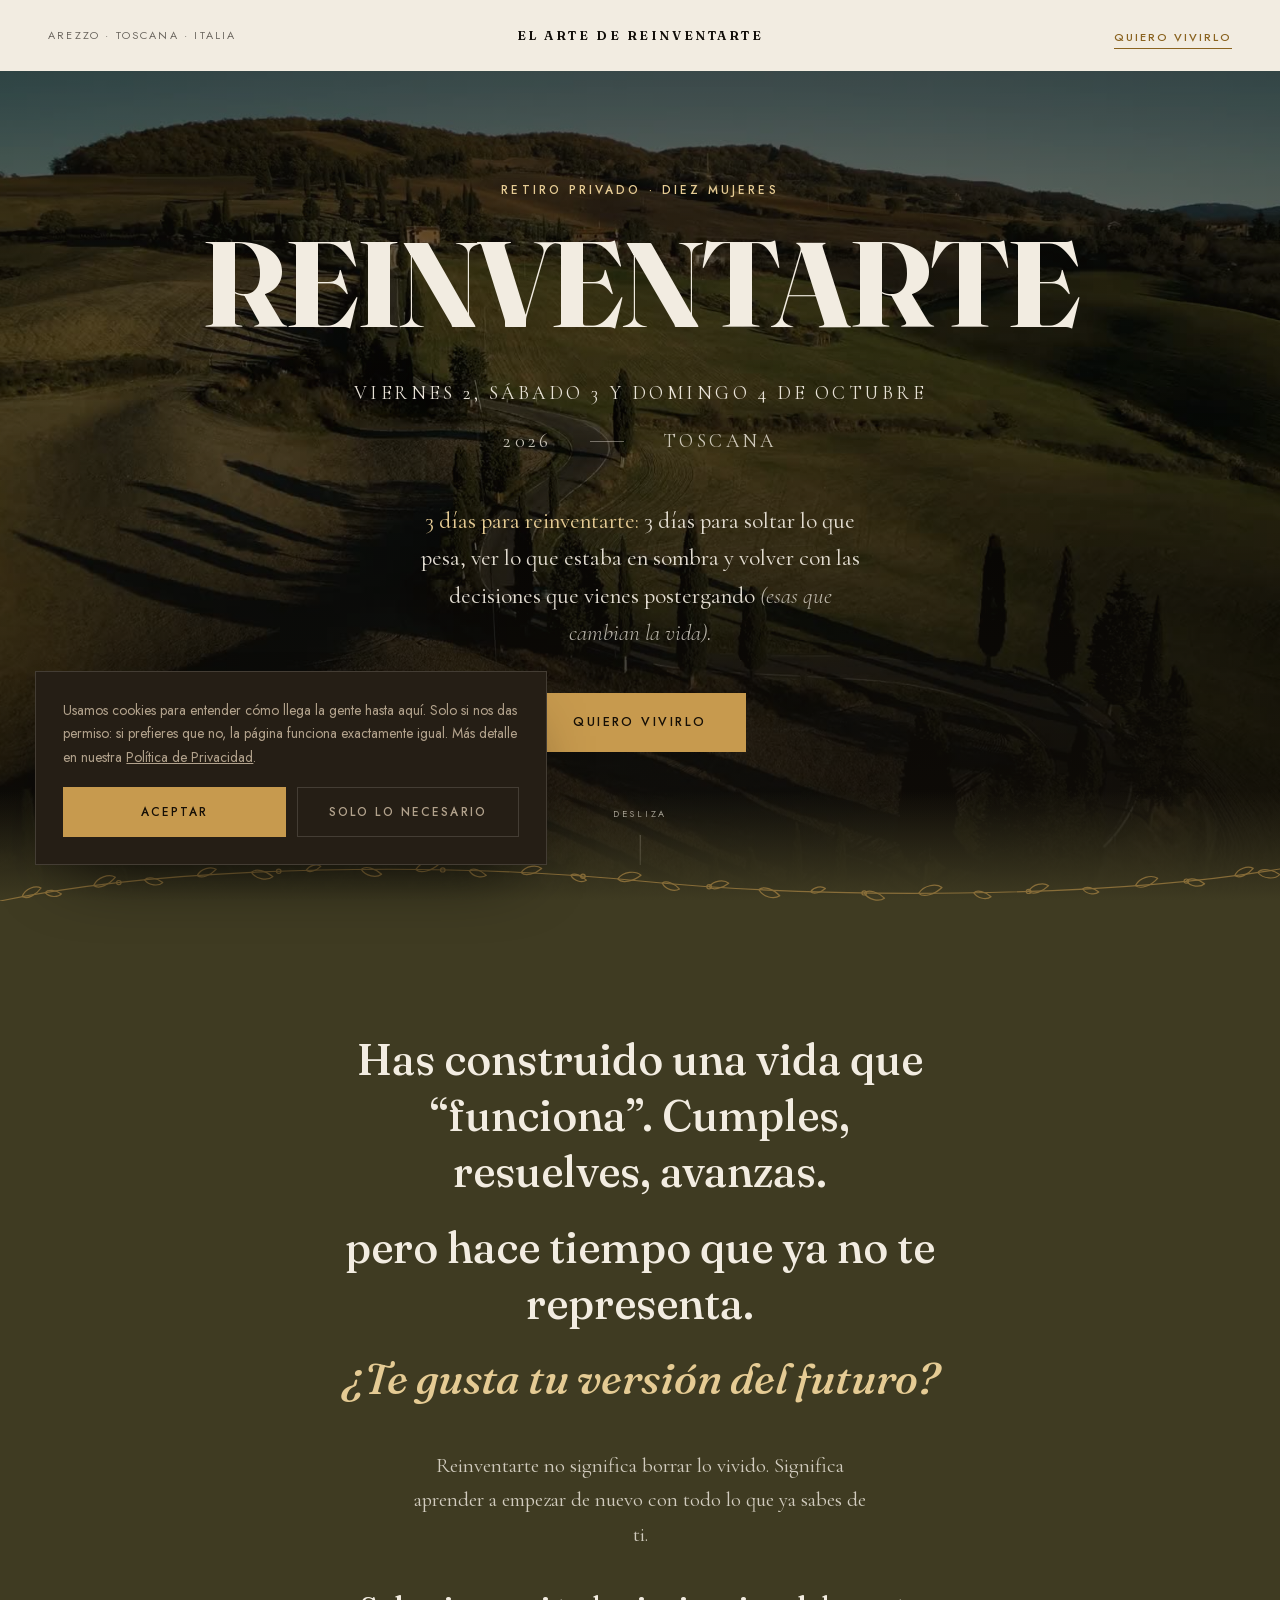
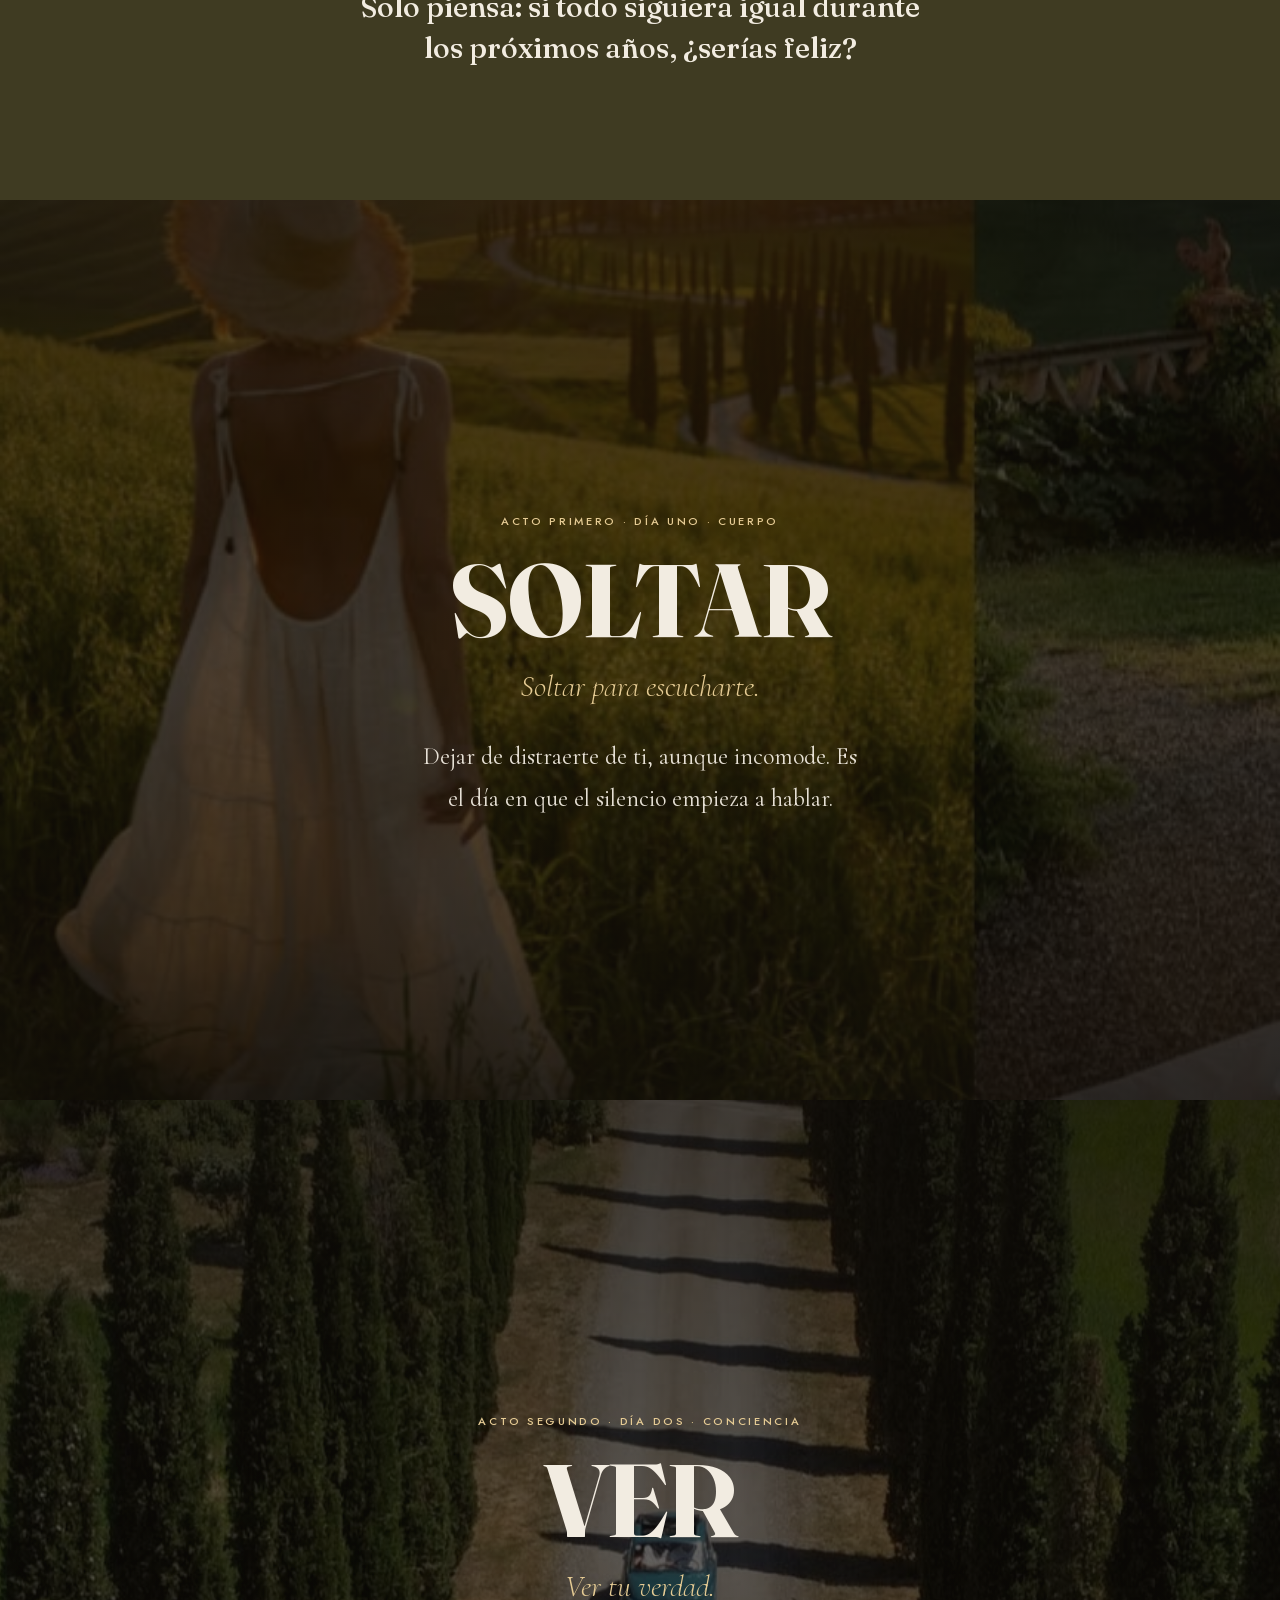
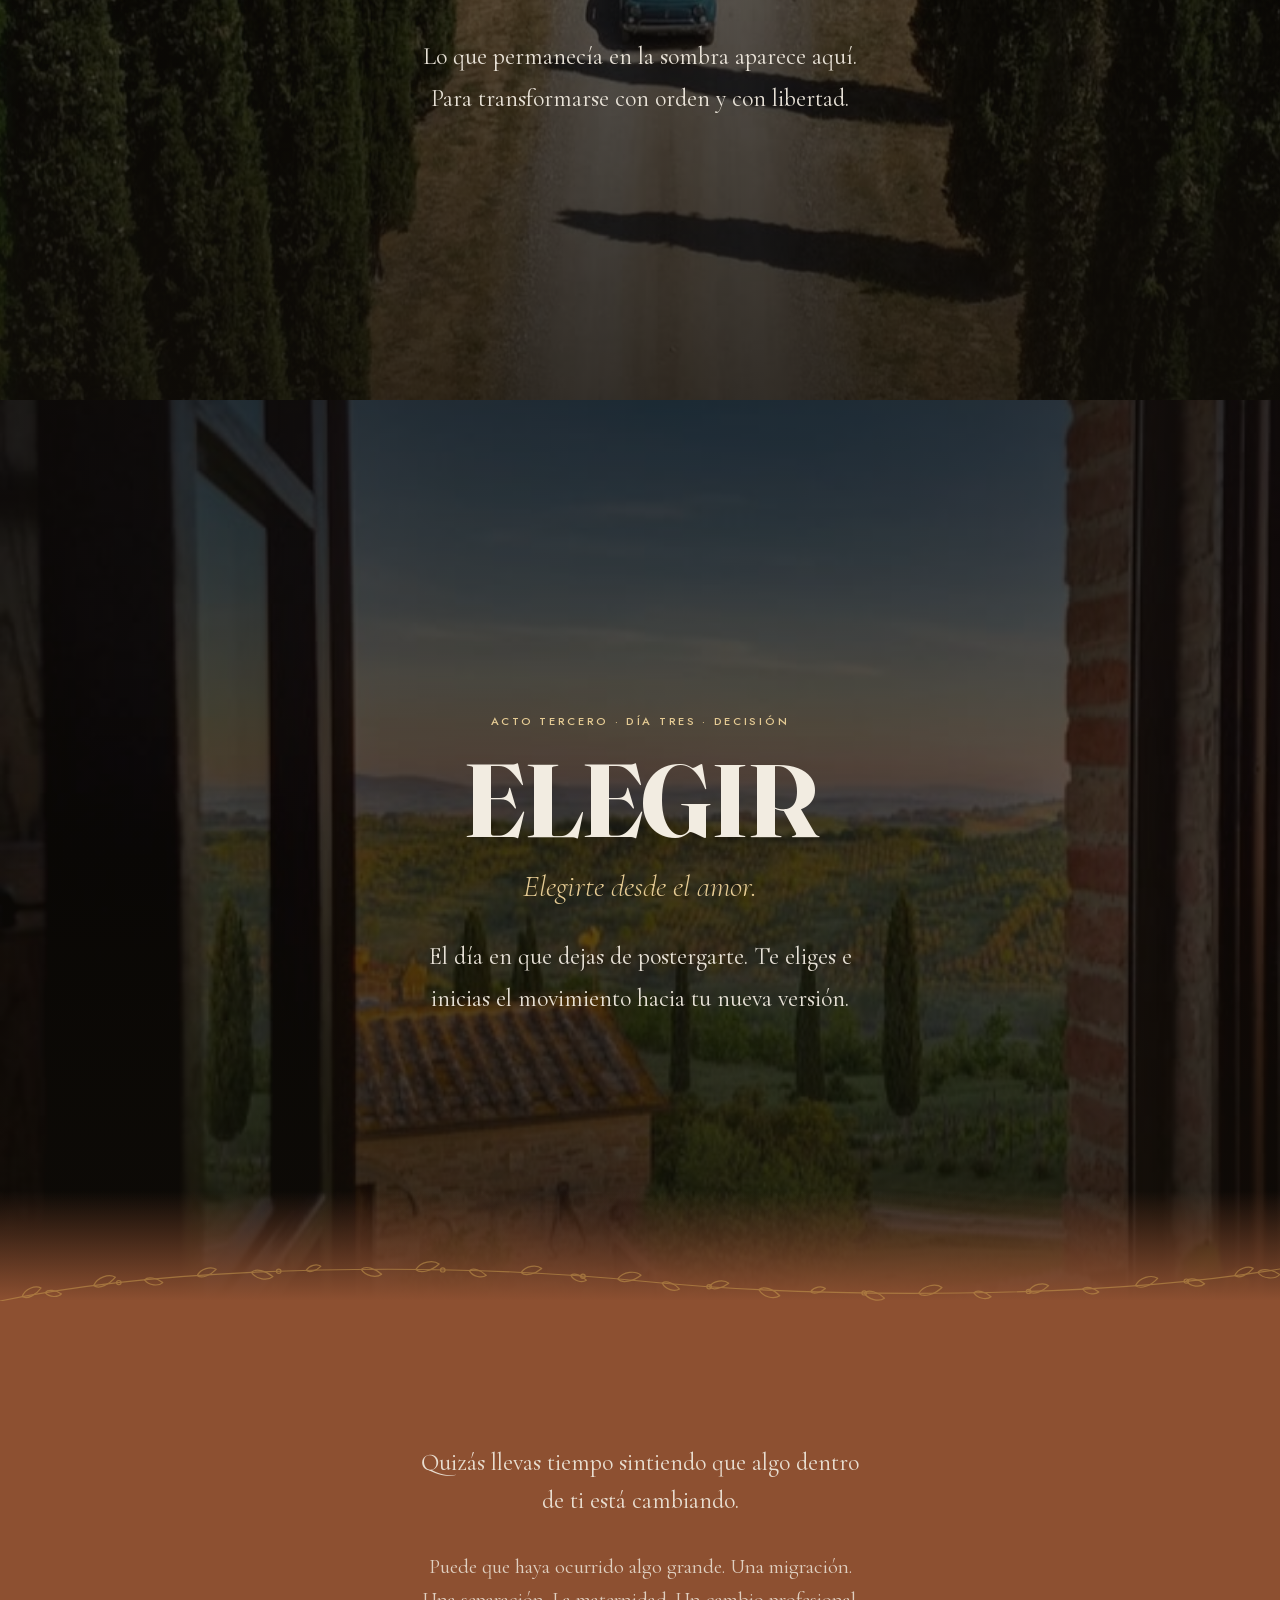
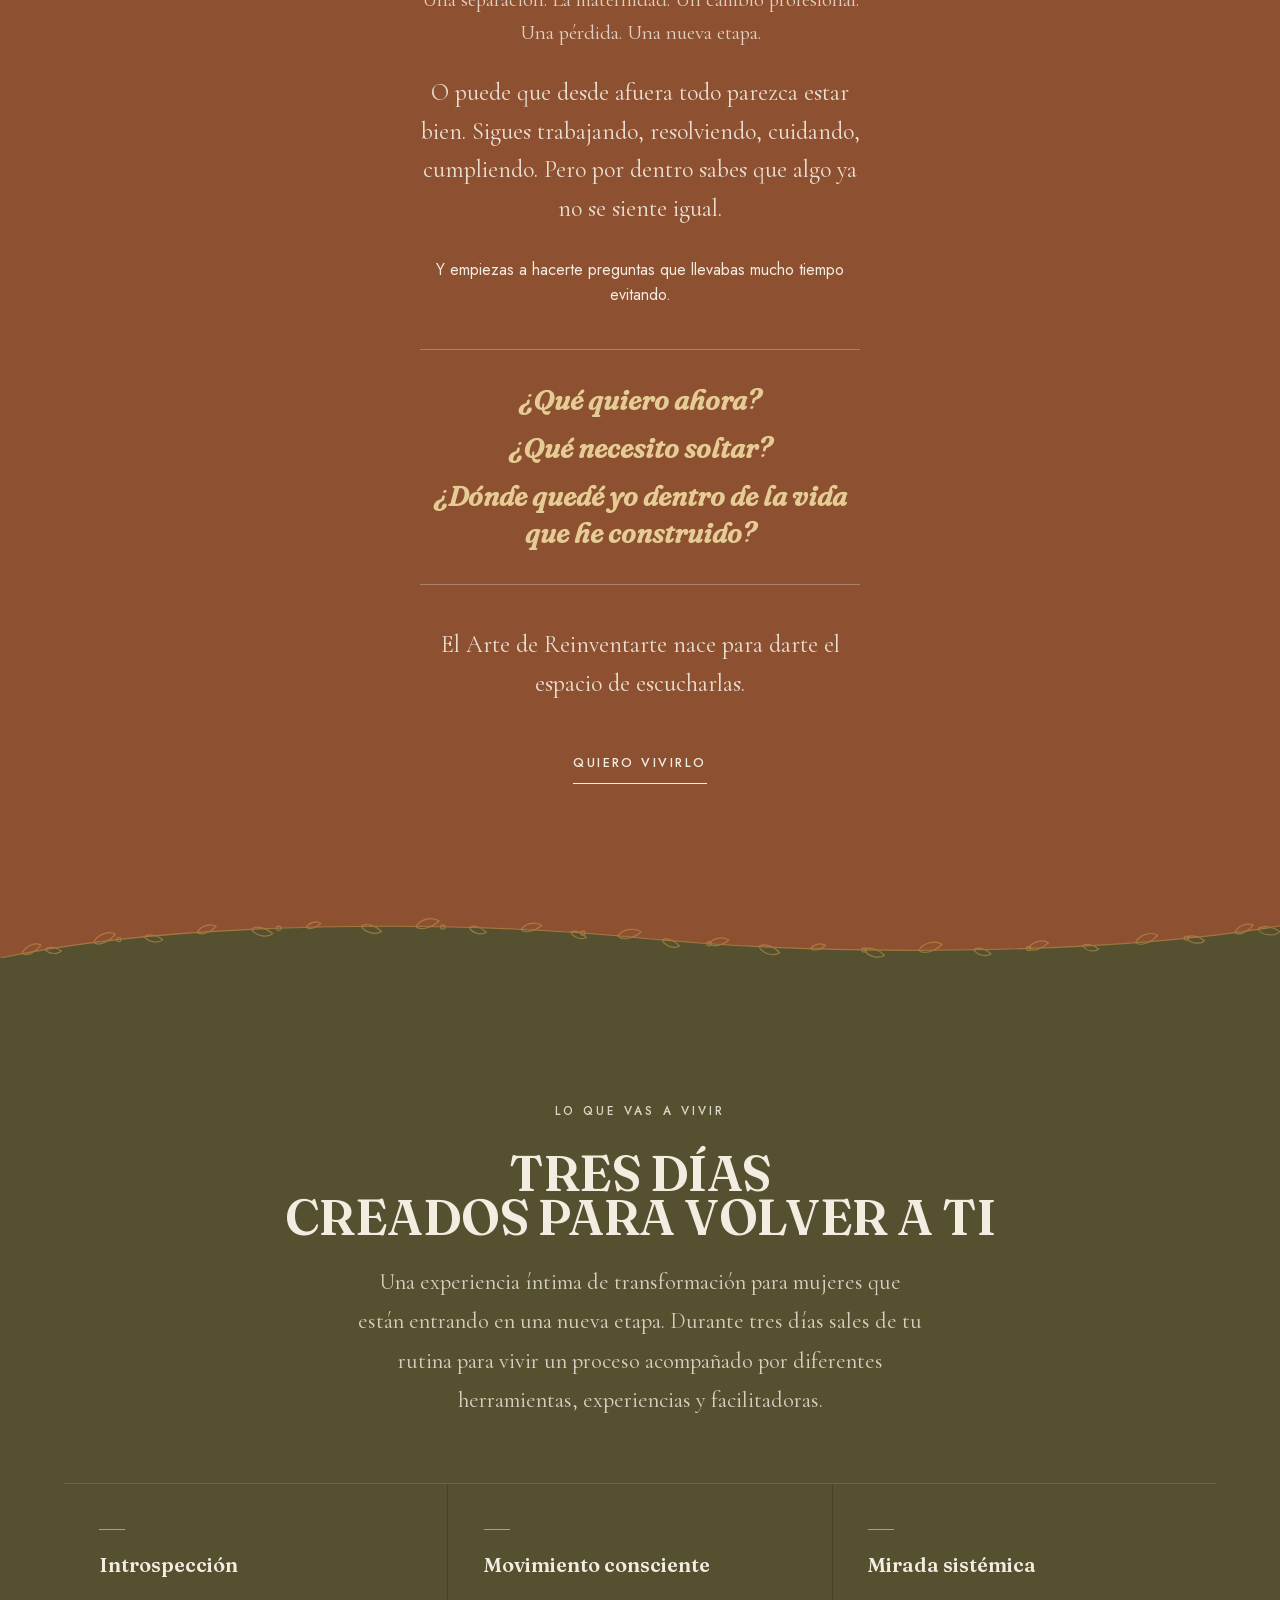
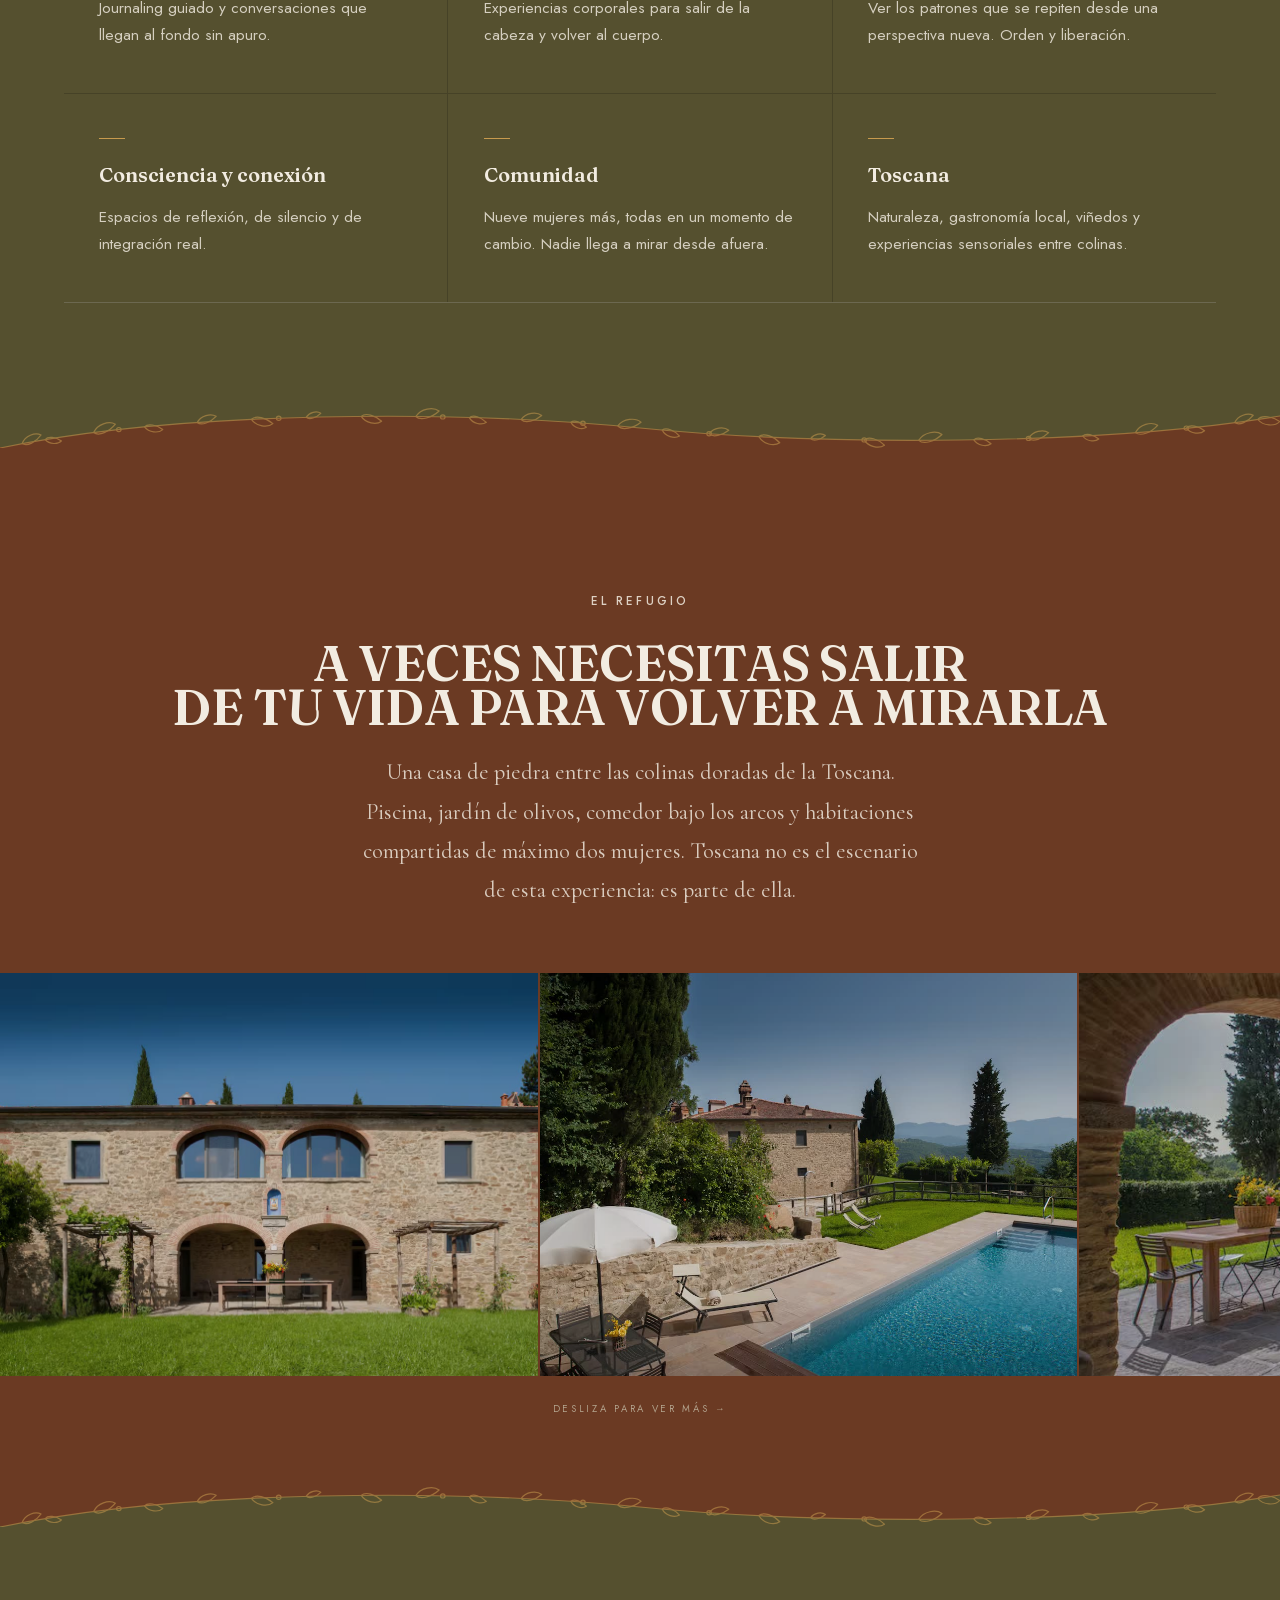
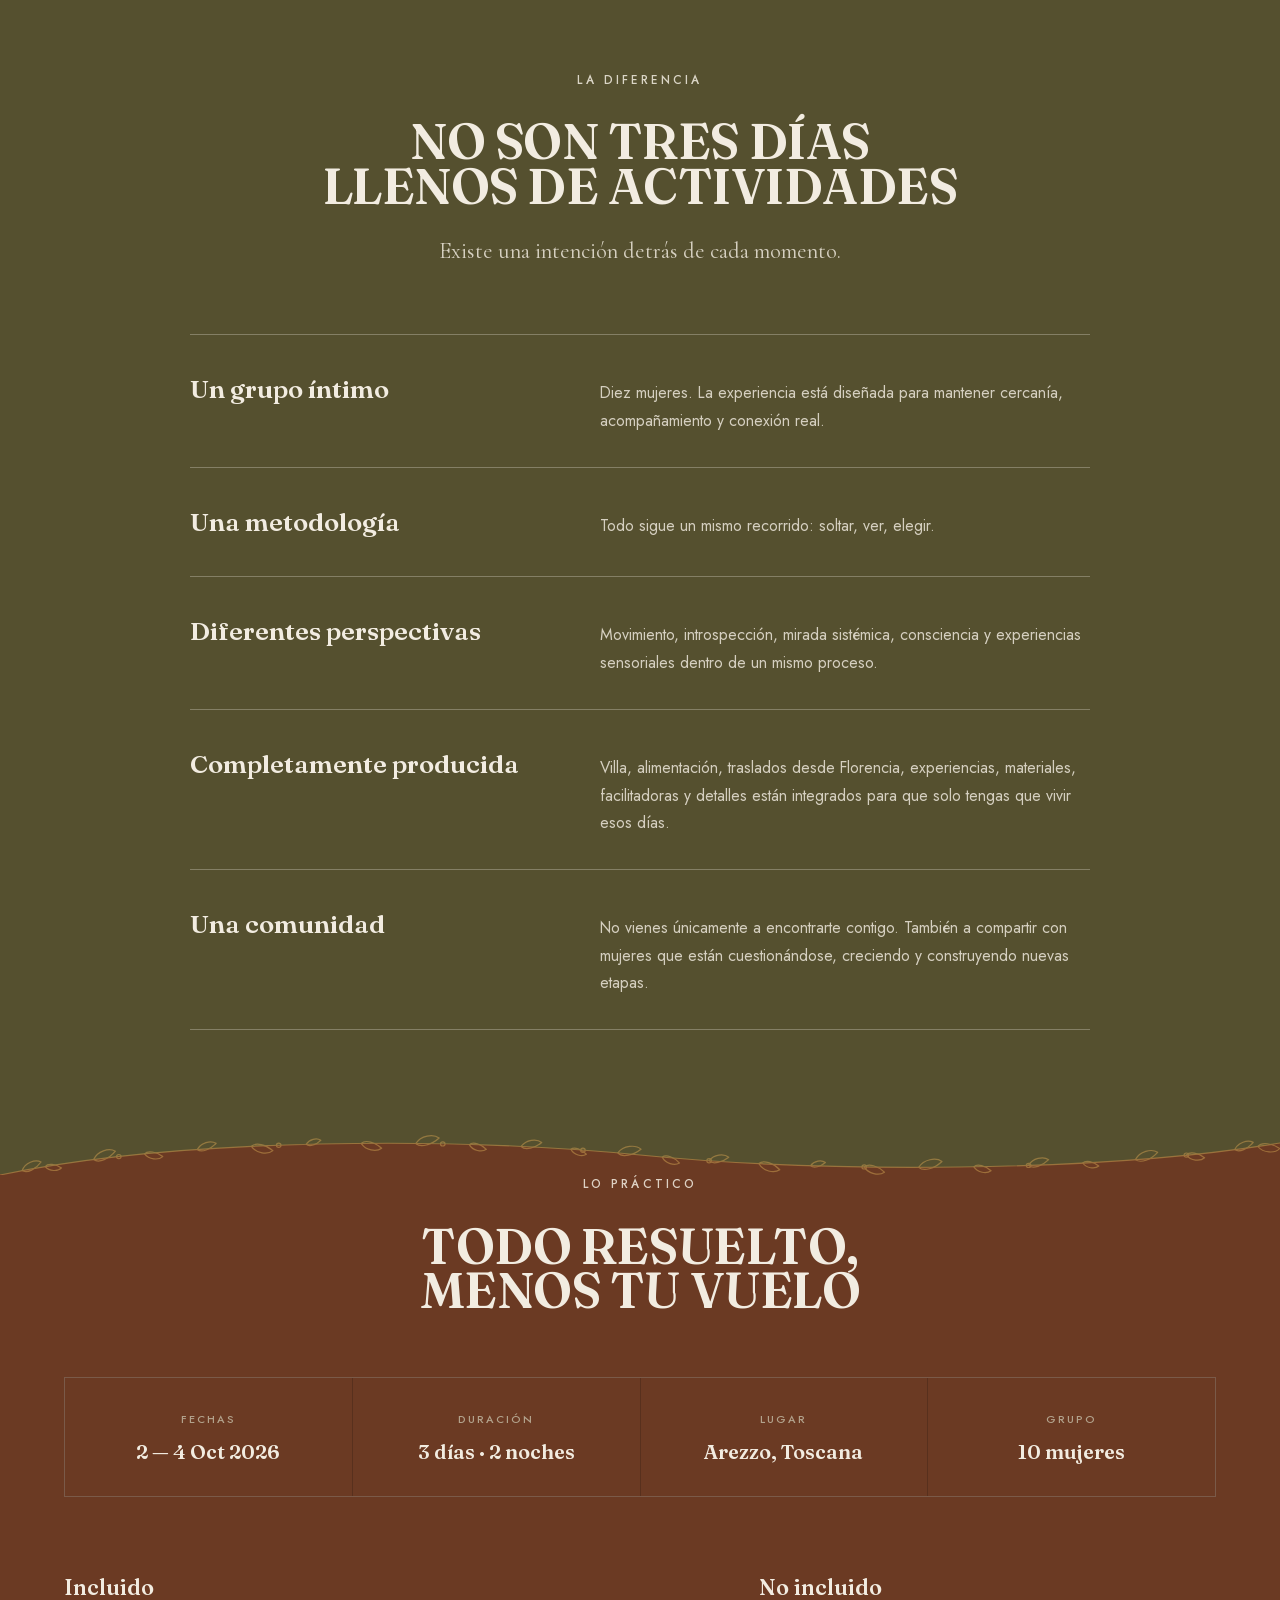
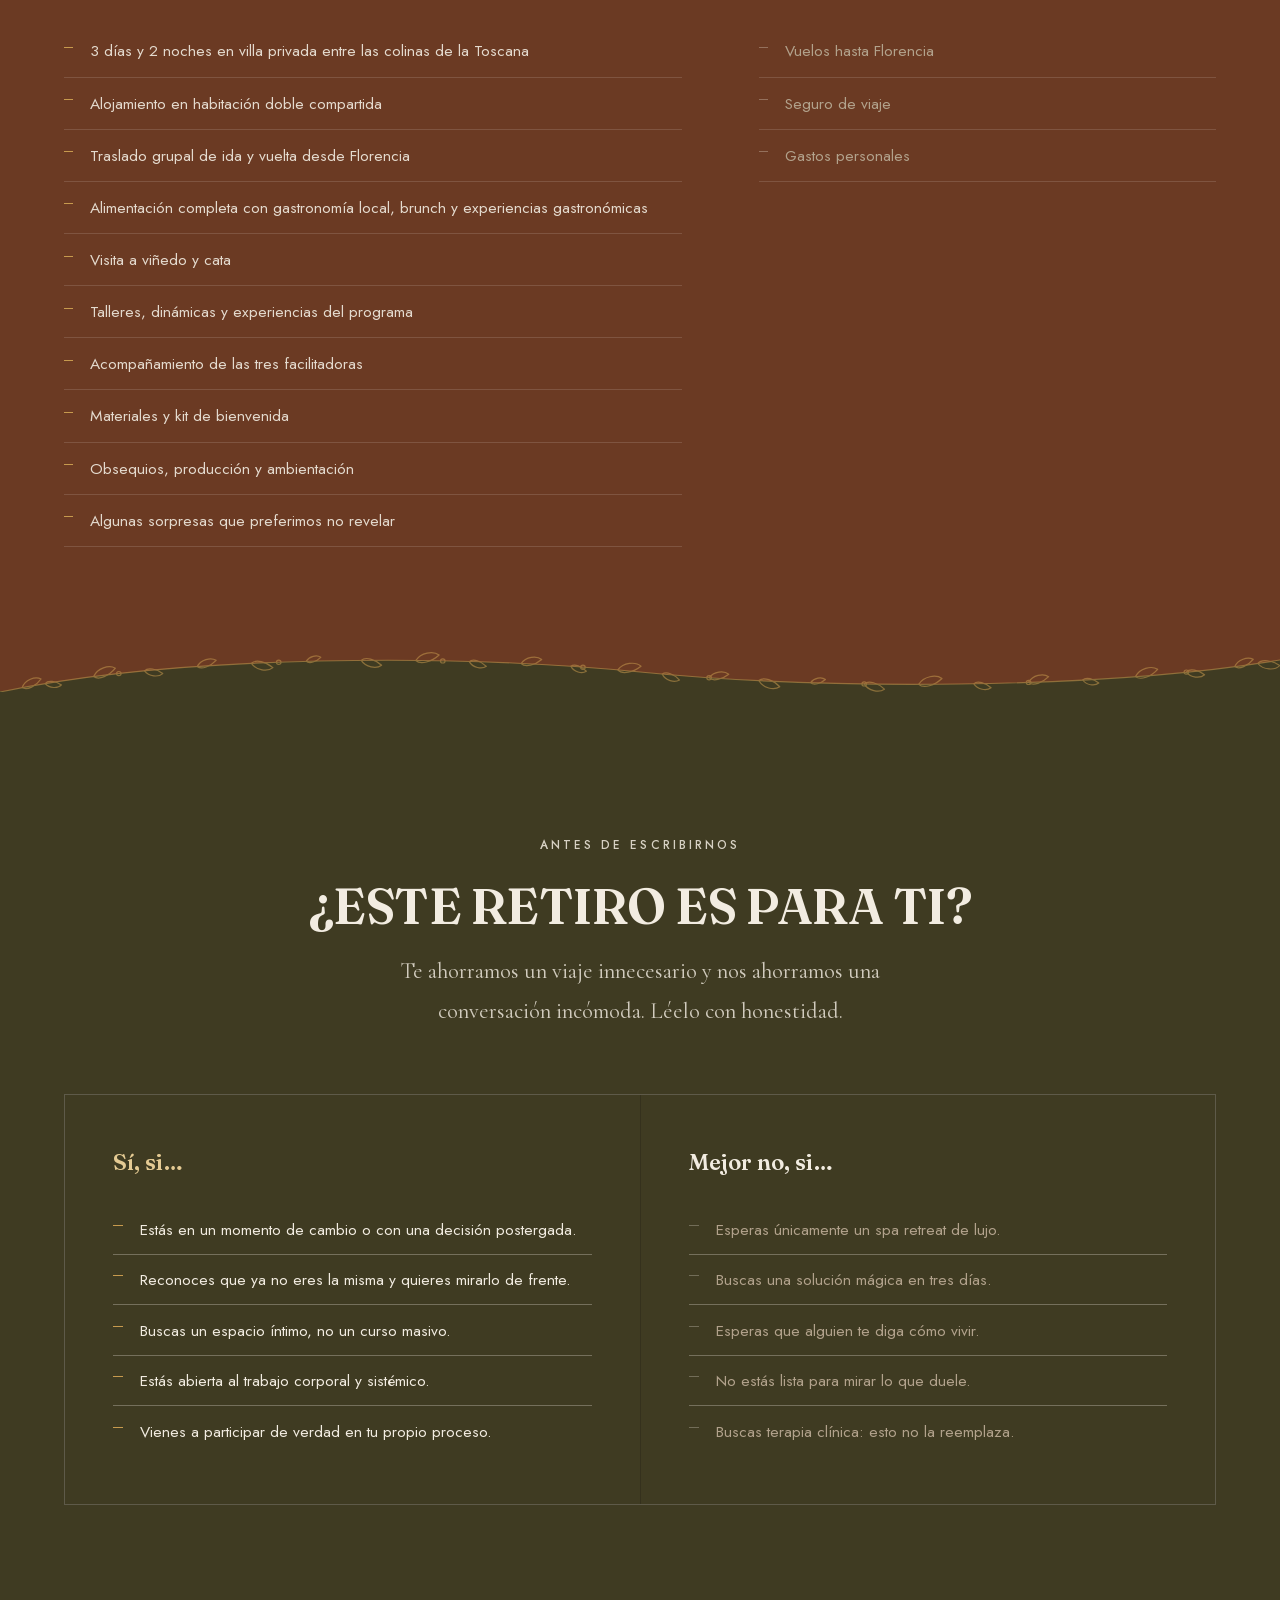
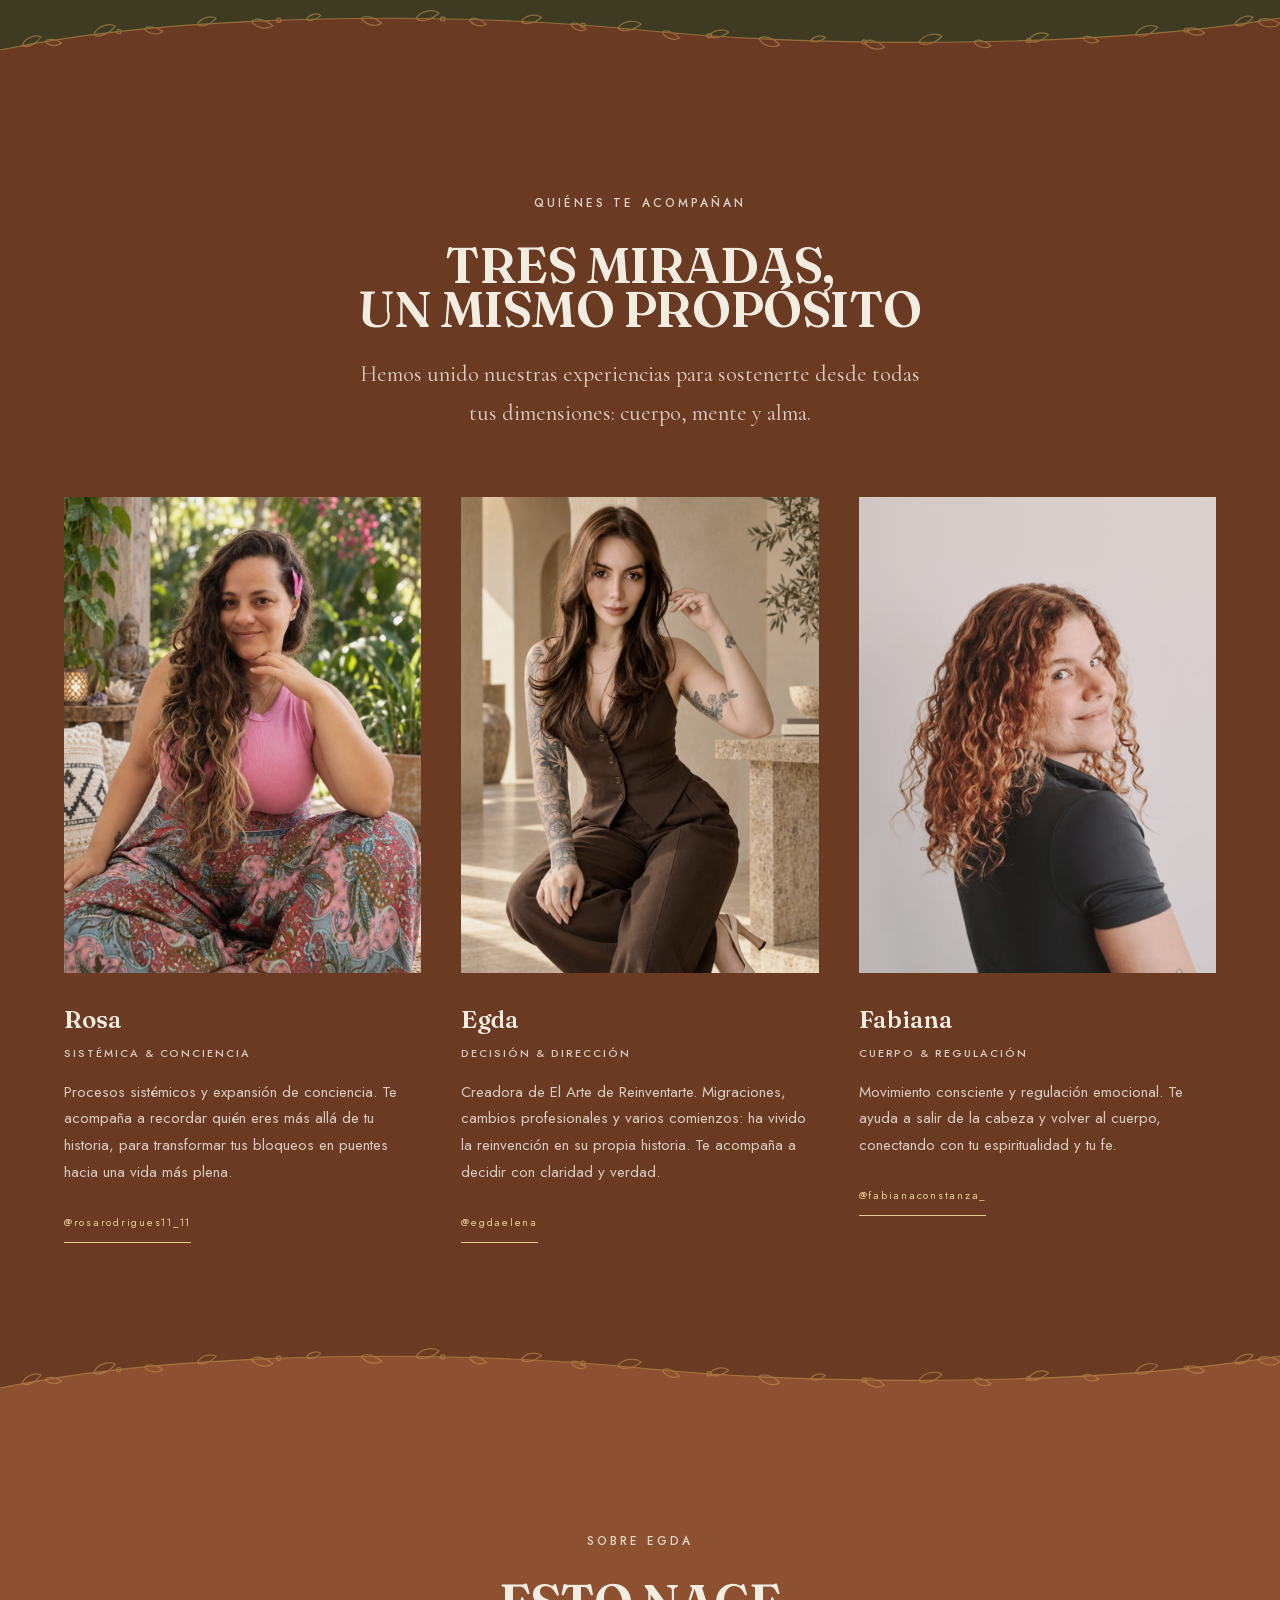
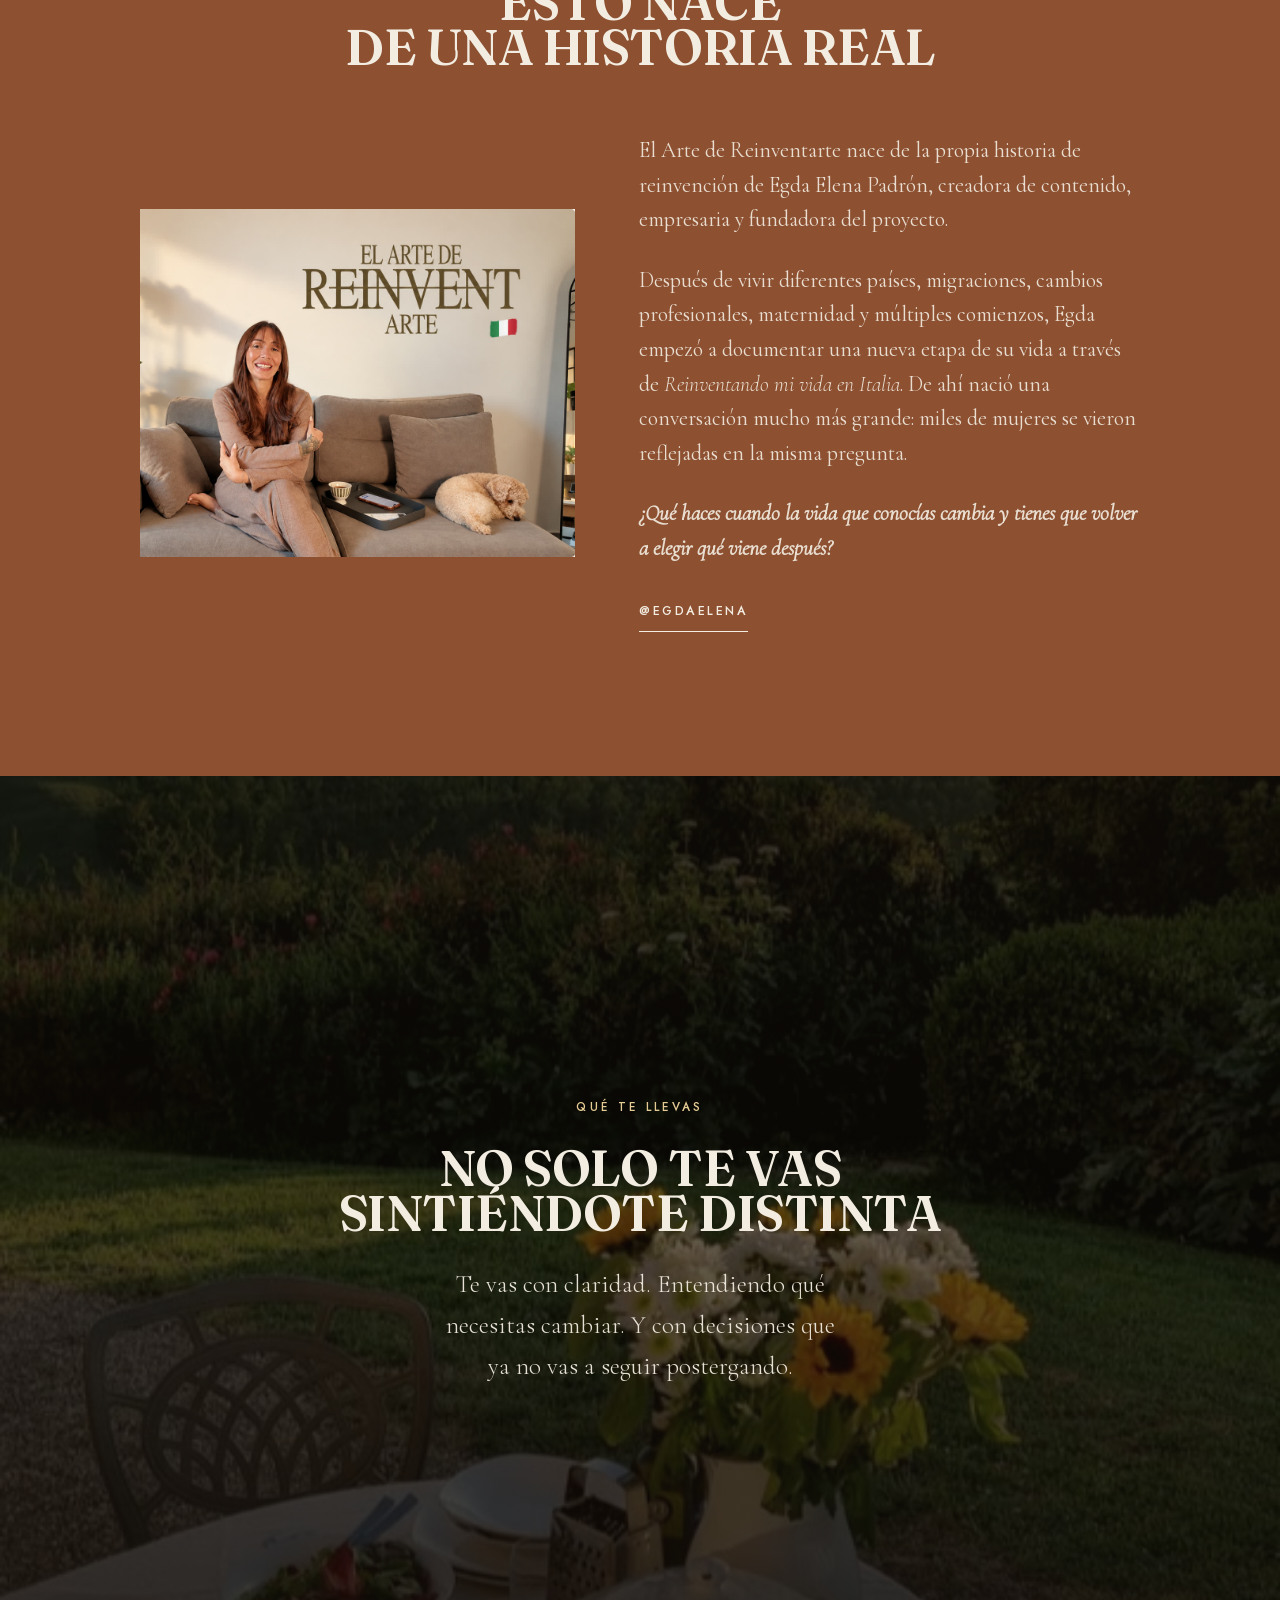
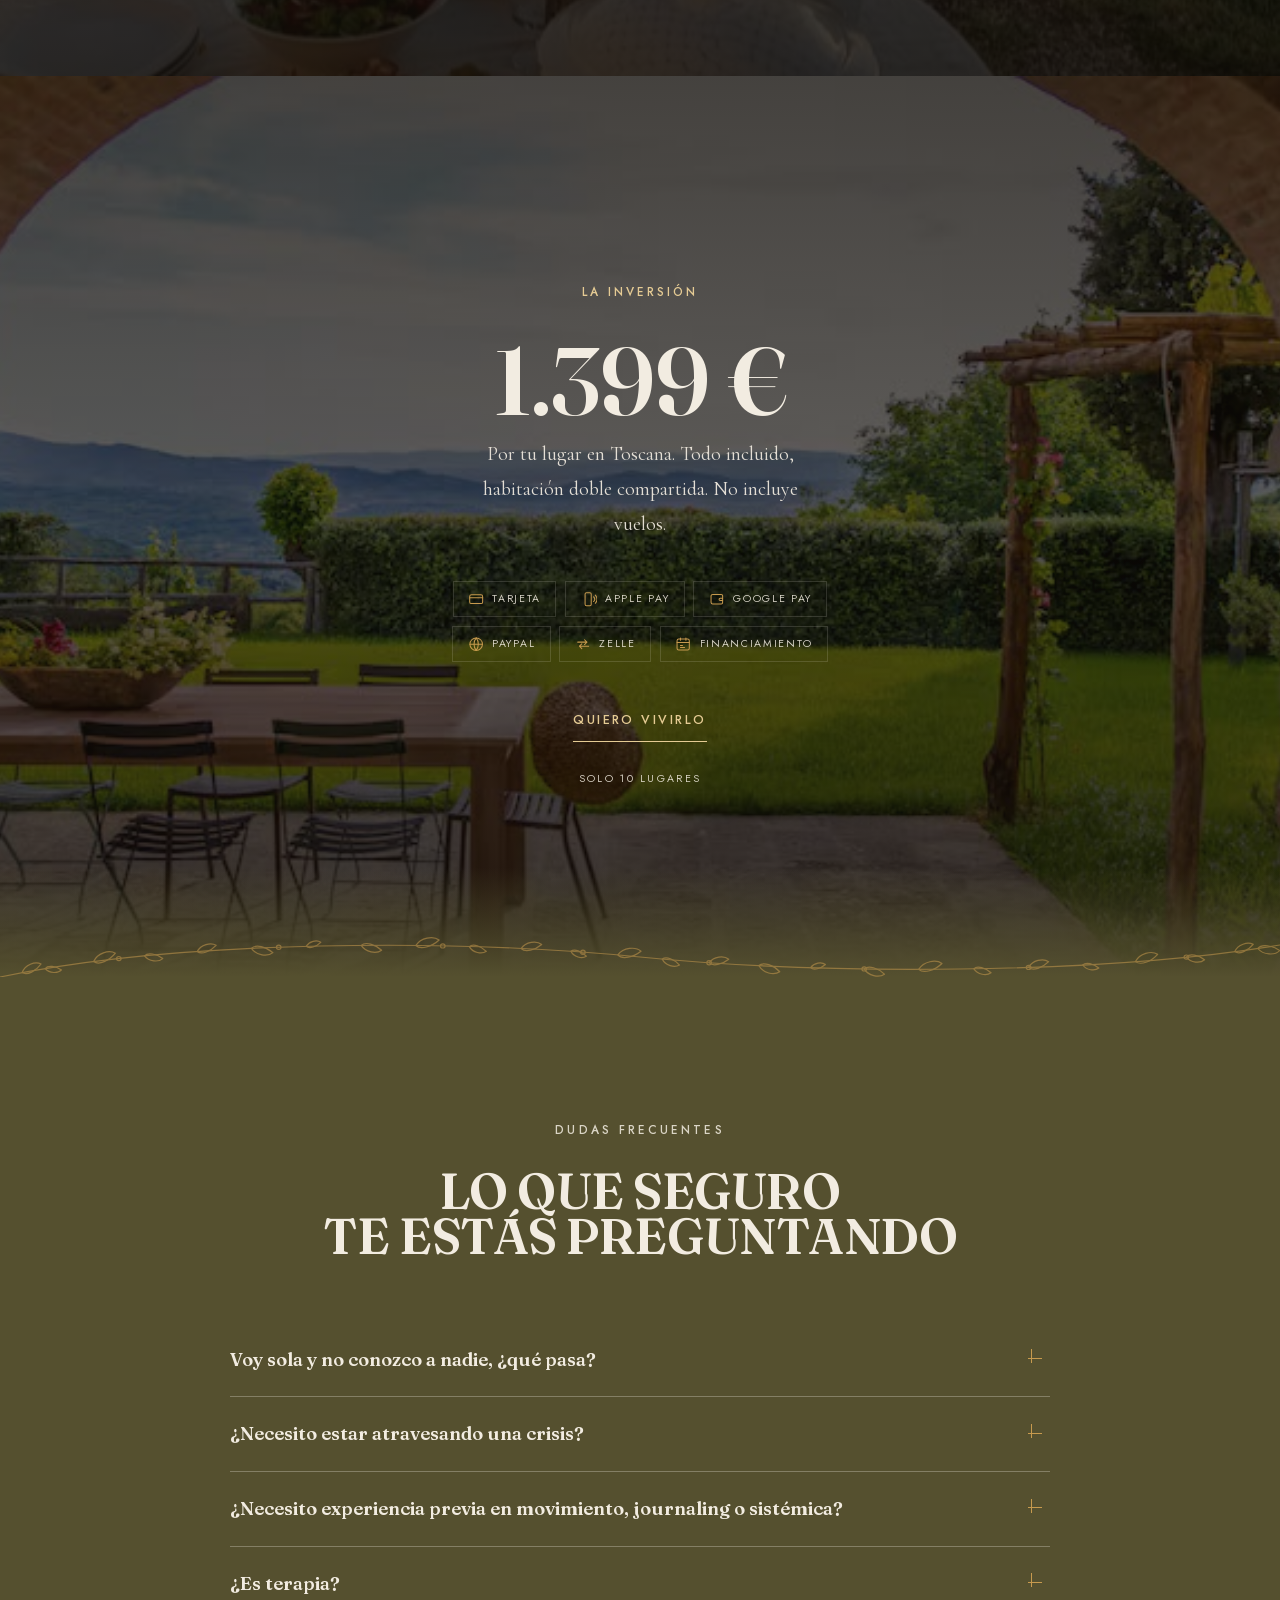
<file: index.html>
<!DOCTYPE html>
<html lang="es">
<head>
<meta charset="utf-8">
<meta name="viewport" content="width=device-width, initial-scale=1, viewport-fit=cover">
<title>El Arte de Reinventarte · Toscana 2026</title>
<meta name="description" content="Retiro íntimo para diez mujeres en una villa privada de Arezzo, Toscana. Del 2 al 4 de octubre de 2026. Soltar, ver, elegir.">
<meta name="theme-color" content="#120E09">
<link rel="icon" href="assets/favicon.ico" sizes="any">
<link rel="icon" href="assets/favicon.svg" type="image/svg+xml">
<link rel="apple-touch-icon" href="assets/apple-touch-icon.png">
<link rel="canonical" href="https://elartereinventarte.com/">

<!-- Tarjeta al compartir. Las URL tienen que ser absolutas: los rastreadores
     de WhatsApp y Facebook no resuelven rutas relativas, y con una ruta
     relativa el enlace sale sin imagen. La imagen va en 1200x630, que es el
     recorte que usan; en vertical la recortaban por el centro. -->
<meta property="og:type" content="website">
<meta property="og:site_name" content="El Arte de Reinventarte">
<meta property="og:locale" content="es_ES">
<meta property="og:url" content="https://elartereinventarte.com/">
<meta property="og:title" content="El Arte de Reinventarte · Toscana 2026">
<meta property="og:description" content="Tres días en una villa privada de la Toscana para soltar, ver y elegir. Del 2 al 4 de octubre de 2026. Diez mujeres.">
<meta property="og:image" content="https://elartereinventarte.com/assets/og.jpg">
<meta property="og:image:secure_url" content="https://elartereinventarte.com/assets/og.jpg">
<meta property="og:image:type" content="image/jpeg">
<meta property="og:image:width" content="1200">
<meta property="og:image:height" content="630">
<meta property="og:image:alt" content="Seis mujeres mirando el valle toscano al atardecer">
<meta name="twitter:card" content="summary_large_image">
<meta name="twitter:title" content="El Arte de Reinventarte · Toscana 2026">
<meta name="twitter:description" content="Tres días en una villa privada de la Toscana para soltar, ver y elegir. Del 2 al 4 de octubre de 2026. Diez mujeres.">
<meta name="twitter:image" content="https://elartereinventarte.com/assets/og.jpg">
<!-- ===== Medicion: solo Meta Pixel =====================================
     El Pixel es del CLIENTE: su cuenta publicitaria, su ID, instalado a
     peticion suya. CodeFlakes solo inserta y mantiene el fragmento.

     NO CARGA hasta que la persona acepta en el banner de cookies del pie.
     Deja cookies y manda datos a Meta, y no tiene modo denegado: o carga con
     permiso, o no carga. El checkbox del formulario NO sirve para esto: es
     permiso de contacto comercial y llega al final del recorrido.

     El banner llama a window.activarMedicion() al aceptar y a
     revocarMedicion() al rechazar. La politica de privacidad describe ese
     mecanismo: si se toca aqui, hay que tocarla a ella.

     Aqui NO hay analitica. Se retiro GA4 a peticion del cliente: no la
     necesita, y cargarla mandaba su IP a Google en cada visita, antes de
     cualquier consentimiento. No volver a anadirla sin actualizar el contrato
     y la politica.
========================================================================== -->
<script>
window.MEDICION = {
  pixelId: '1052054824122515',
  requiereConsentimiento: true  // no apagar sin un banner de cookies en su lugar
};
(function(){
  var cfg = window.MEDICION, cargado = false, pendientes = [];

  function hayConsentimiento(){
    if (!cfg.requiereConsentimiento) return true;
    try { return localStorage.getItem('medicion-consentida') === 'si'; }
    catch(e){ return false; }   // navegador sin almacenamiento: no asumimos permiso
  }

  /* ---------- Meta Pixel ---------- */

  function cargar(){
    if (cargado || !cfg.pixelId || !hayConsentimiento()) return;
    cargado = true;
    !function(f,b,e,v,n,t,s){if(f.fbq)return;n=f.fbq=function(){n.callMethod?
    n.callMethod.apply(n,arguments):n.queue.push(arguments)};if(!f._fbq)f._fbq=n;
    n.push=n;n.loaded=!0;n.version='2.0';n.queue=[];t=b.createElement(e);t.async=!0;
    t.src=v;s=b.getElementsByTagName(e)[0];s.parentNode.insertBefore(t,s)}
    (window,document,'script','https://connect.facebook.net/en_US/fbevents.js');
    fbq('init', cfg.pixelId);
    fbq('track', 'PageView');
    // eventos ocurridos antes de aceptar: se emiten ahora, no se pierden
    pendientes.splice(0).forEach(function(ev){ emitirMeta(ev[0], ev[1]); });
  }

  function emitirMeta(evento, datos){
    try { if (window.fbq) fbq('track', evento, datos || {}); } catch(e){}
  }

  // lo llamara el banner de cookies cuando exista
  window.activarMedicion = function(){
    try { localStorage.setItem('medicion-consentida','si'); } catch(e){}
    cargar();
  };
  /* Guarda un 'no' en vez de borrar la clave: sin marca, un rechazo es
     indistinguible de no haber contestado y el banner volveria en cada visita. */
  window.revocarMedicion = function(){
    try { localStorage.setItem('medicion-consentida','no'); } catch(e){}
  };

  /* ---------- Eventos ---------- */

  // Unico punto de entrada para medir. Si alguna de las dos no cargo, esta
  // bloqueada por un ad blocker o revienta, aqui muere: nunca puede tumbar la
  // pagina ni el envio. Lo de Meta que ocurra antes de aceptar se guarda y se
  // emite al aceptar; si nunca se acepta, desaparece con la pestaña.
  window.medir = function(evento, datos){
    var p = datos || {};
    if (!cargado) { if (pendientes.length < 20) pendientes.push([evento, p]); return; }
    emitirMeta(evento, p);
  };

  // Quien ya acepto en una visita anterior no vuelve a ver el banner: hay que
  // restituir su decision en cada carga o GA4 se quedaria denegado para siempre.
  if (hayConsentimiento()) { cargar(); }
})();
</script>
<!-- Respaldo sin JavaScript. Va junto con el ID, pero ojo: una imagen no puede
     consultar el consentimiento, asi que solo debe activarse si se decide que
     el Pixel puede cargar sin banner (o para trafico fuera de la UE).
<noscript><img height="1" width="1" style="display:none" alt=""
  src="https://www.facebook.com/tr?id=PIXEL_ID&ev=PageView&noscript=1"></noscript>
-->

<link href="assets/fonts.css" rel="stylesheet">
<style>
:root{
  --tinta:#120E09;    /* fondo base */
  --noche:#1B1610;    /* superficie alterna */
  --carbon:#251E15;   /* tarjetas y filas */
  --linea:rgba(242,236,225,.15);
  --hueso:#F2ECE1;
  --humo:#B2A28C;
  --dorado:#C79A4E;
  --oro:#E5CB94;
  --alerta:#E8907A;
  /* Cuatro tonos de la marca: dos familias y un paso mas hondo de cada una,
     para alternar a lo largo de la pagina sin repetir el mismo bloque seguido. */
  --verde:#55502F;
  --verde-hondo:#3F3B22;
  --ladrillo:#8D5031;
  --ladrillo-hondo:#6B3A23;
  --display:'Fraunces',Georgia,'Times New Roman',serif;
  --serif:'Cormorant Garamond',Georgia,serif;
  --sans:'Jost',-apple-system,sans-serif;
}
*{box-sizing:border-box}
/* cualquier display propio anula el atributo hidden: esto lo blinda */
[hidden]{display:none!important}
html{scroll-behavior:smooth;-webkit-text-size-adjust:100%}
html.snap{scroll-snap-type:y mandatory}
/* La barra es fija: sin este margen, al saltar a un ancla el titulo de la
   seccion queda por debajo de ella. */
section[id],header[id]{scroll-margin-top:72px}
body{
  margin:0;background:var(--tinta);color:var(--hueso);
  font-family:var(--sans);font-weight:400;font-size:17px;line-height:1.75;
  -webkit-font-smoothing:antialiased;overflow-x:hidden;
}
img{max-width:100%;display:block}
a{color:inherit}
p{margin:0 0 1.2em}

/* ---------- primitivas ---------- */
.kicker{
  font-family:var(--sans);font-size:.74rem;font-weight:500;letter-spacing:.26em;
  text-transform:uppercase;color:var(--dorado);margin:0 0 1.8rem;
}
.display{
  font-family:var(--display);font-weight:700;line-height:.9;letter-spacing:-.022em;
  text-transform:uppercase;margin:0;
  font-variation-settings:'SOFT' 0,'WONK' 0;
}
.xl{font-size:clamp(1.9rem,10.5vw,7.6rem);letter-spacing:-.03em}
.lg{font-size:clamp(2.6rem,9vw,6.4rem)}
.md{font-size:clamp(1.8rem,4.2vw,3.1rem);letter-spacing:-.01em;font-weight:600}
.serif{font-family:var(--serif);font-weight:300;font-size:clamp(1.2rem,2.1vw,1.55rem);line-height:1.65}
.italic{font-style:italic}
.enlace{
  display:inline-block;font-family:var(--sans);font-size:.78rem;font-weight:500;
  letter-spacing:.2em;text-transform:uppercase;text-decoration:none;
  padding:.2rem 0 .55rem;border-bottom:1.5px solid currentColor;color:var(--hueso);
  transition:color .4s ease,border-color .4s ease,letter-spacing .4s ease;
}
.enlace:hover{color:var(--oro);border-color:var(--oro);letter-spacing:.26em}
.enlace.oro{color:var(--oro)}
/* La llamada principal se ve como un boton, no como un enlace subrayado: es
   la accion de la que vive la pagina y tiene que pesar mas que el resto. */
.boton{
  display:inline-block;background:var(--dorado);color:#160F06;text-decoration:none;
  font-family:var(--sans);font-size:.78rem;font-weight:500;
  letter-spacing:.2em;text-transform:uppercase;
  padding:1.1rem 2.4rem;border:1px solid var(--dorado);
  transition:background .35s ease,border-color .35s ease,transform .35s ease;
}
.boton:hover{background:var(--oro);border-color:var(--oro)}
.boton:active{transform:translateY(1px)}
/* zona pulsable comoda en movil sin alterar el diseno: los enlaces finos
   se quedan igual de finos, pero el dedo acierta */
.enlace,.nav .der a,.nav .logo{position:relative}
.enlace::before,.nav .der a::before,.nav .logo::before{
  /* solo en vertical: ensanchar tambien metia scroll horizontal de sobra */
  content:'';position:absolute;inset:-12px 0;
}
/* los enlaces en linea no admiten el truco anterior: les damos alto de verdad */
.trio a,footer a,.alternativa a{display:inline-block;padding-block:.6rem}
.wrap{max-width:1300px;margin-inline:auto;padding-inline:clamp(1.4rem,5vw,4rem)}
.centro{text-align:center}
.estrecho{max-width:56ch;margin-inline:auto}
.seccion{padding:clamp(5rem,12vw,9rem) 0}
.seccion.alt{background:var(--noche)}
.cabecera{text-align:center;margin-bottom:clamp(2.5rem,6vw,4rem)}
.cabecera .sub{font-family:var(--serif);font-size:clamp(1.1rem,2vw,1.4rem);color:var(--humo);margin:1.4rem auto 0;max-width:52ch}

/* ---------- nav ---------- */
.nav{
  position:fixed;top:0;left:0;right:0;z-index:60;display:grid;
  grid-template-columns:1fr auto 1fr;align-items:center;
  padding:1.3rem clamp(1.4rem,5vw,3rem);transition:background .5s ease,padding .5s ease;
}
/* Crema fija, en reposo y con scroll. Antes era transparente sobre el video y
   pasaba a casi negra al bajar: dos estados oscuros que cargaban la cabecera.
   Al ser opaca desde el principio, el titular ya no se lee por debajo de ella
   y la barra deja de moverse visualmente durante el scroll. */
.nav{background:var(--hueso)}
.nav.solid{background:var(--hueso);padding-block:.9rem;border-bottom:1px solid rgba(18,14,9,.1)}
.nav .izq{font-size:.68rem;font-weight:400;letter-spacing:.2em;text-transform:uppercase;color:rgba(18,14,9,.6)}
.nav .logo{
  font-family:var(--display);font-weight:600;font-size:.8rem;letter-spacing:.2em;text-transform:uppercase;
  text-decoration:none;white-space:nowrap;color:var(--tinta);
}
.nav .der{text-align:right}
/* El oro de la marca no llega a contraste sobre crema: mismo tono, mas oscuro. */
.nav .der a{font-size:.7rem;font-weight:500;letter-spacing:.18em;text-transform:uppercase;text-decoration:none;color:#8A6320;border-bottom:1px solid currentColor;padding-bottom:3px}
@media(max-width:760px){
  .nav .izq{display:none}
  .nav{grid-template-columns:1fr auto}
  .nav .der a{font-size:.72rem;letter-spacing:.14em}
}
@media(max-width:420px){
  .nav{padding-inline:1.1rem;column-gap:.7rem}
  /* Se cede espaciado entre letras antes que cuerpo: apretar la fuente se
     lee peor que apretar el interletraje. */
  .nav .logo{font-size:.72rem;letter-spacing:.06em}
  .nav .der a{font-size:.74rem;letter-spacing:.05em}
}

/* ---------- lienzos a pantalla ---------- */
.lienzo{
  position:relative;min-height:100svh;display:grid;place-items:center;
  overflow:hidden;isolation:isolate;text-align:center;
}
html.snap .portada,
html.snap .calma,
html.snap .acto{scroll-snap-align:start;scroll-snap-stop:always}
html.snap #identificacion{scroll-snap-align:start}
.lienzo .fondo{position:absolute;inset:0;z-index:-2;margin:0}
/* la imagen se apaga, no se aclara: menos brillo, mas elegancia */
.lienzo .fondo img,
.lienzo .fondo video{
  width:100%;height:100%;object-fit:cover;
  filter:brightness(.7) saturate(.9) contrast(1.05);
  transition:transform 2.4s cubic-bezier(.2,.7,.3,1);
}
/* el acercamiento lento es para las fotos fijas: el video ya se mueve solo y
   sumarle escala solo recorta encuadre */
.lienzo.vista .fondo img{transform:scale(1.06)}
.lienzo .fondo video{display:block}
.lienzo::after{content:'';position:absolute;inset:0;z-index:-1}
.velo-suave::after{background:linear-gradient(180deg,rgba(18,14,9,.66),rgba(18,14,9,.28) 45%,rgba(18,14,9,.86))}
.velo-fuerte::after{background:linear-gradient(180deg,rgba(18,14,9,.68),rgba(18,14,9,.5) 50%,rgba(18,14,9,.76))}
.lienzo-inner{padding:7rem clamp(1.4rem,5vw,3rem) 5rem;max-width:min(1000px,100%);width:100%}
.lienzo .kicker{color:var(--oro)}

/* ---------- portada ---------- */
.portada .fecha{
  display:grid;justify-items:center;gap:clamp(.6rem,1.6vw,.9rem);
  margin:2.4rem 0 2.8rem;font-family:var(--serif);font-size:clamp(.95rem,1.6vw,1.2rem);
  letter-spacing:.18em;text-transform:uppercase;color:rgba(242,236,225,.95);
}
.portada .fecha p{margin:0}
.portada .fecha .donde{
  display:flex;justify-content:center;align-items:center;flex-wrap:wrap;
  gap:clamp(.7rem,3vw,2.5rem);color:rgba(242,236,225,.8);
}
.portada .fecha span{white-space:nowrap}
.portada .fecha i{width:34px;height:1px;background:rgba(242,236,225,.4);display:block}
@media(max-width:520px){.portada .fecha i{width:3px;height:3px;border-radius:50%;background:rgba(242,236,225,.55)}}
.portada .promesa{
  font-family:var(--serif);font-size:clamp(1.1rem,4vw,1.45rem);line-height:1.6;
  max-width:40ch;margin:0 auto 2.6rem;color:rgba(242,236,225,.92);
}
.portada .promesa b{font-weight:400;color:var(--oro)}
.portada .promesa i{font-style:italic;color:rgba(242,236,225,.75)}
.baja{
  position:absolute;bottom:2.2rem;left:50%;transform:translateX(-50%);
  font-size:.58rem;letter-spacing:.3em;text-transform:uppercase;color:rgba(242,236,225,.75);
}
.baja::after{content:'';display:block;width:1px;height:30px;background:rgba(242,236,225,.4);margin:.8rem auto 0;animation:pulso 2.6s ease-in-out infinite}
@keyframes pulso{0%,100%{opacity:.3;transform:scaleY(.6)}50%{opacity:1;transform:scaleY(1)}}

/* ---------- el espejo ---------- */
.calma{color:var(--hueso);padding:clamp(5rem,11vw,8rem) 0;
  min-height:100svh;display:grid;place-items:center}
/* Las frases van en tipografia grande, y el ancho general de texto (56ch
   medidos sobre el cuerpo pequeno) las parte en cuatro renglones cada una: el
   bloque deja de caber en una pantalla, que es justo lo que pide el scroll por
   secciones. Aqui el limite se mide en la tipografia que se esta usando. */
.calma .estrecho{max-width:min(100%,46rem)}
.frases p{font-family:var(--display);font-size:clamp(1.5rem,5.4vw,2.7rem);line-height:1.3;font-weight:400;margin:0 0 1.2rem}
.frases .cierra{font-style:italic;color:var(--oro);margin-bottom:0}
.frases .nota{font-family:var(--serif);font-size:clamp(1.05rem,2vw,1.3rem);color:var(--humo);line-height:1.65;margin:2.6rem auto 0;max-width:46ch}
/* La pregunta final cierra el bloque y tiene que sonar mas alto que la nota,
   pero no competir con la pregunta que hace de bisagra: misma tipografia que
   las frases grandes, cuerpo intermedio y sin el dorado. */
.frases .remate{
  font-size:clamp(1.25rem,3.2vw,1.8rem);line-height:1.4;
  margin:2.2rem auto 0;max-width:30ch;
}

/* ---------- secciones en color ----------
   Ninguna seccion se queda en negro plano: cada una toma uno de los cuatro
   tonos y los va alternando. El color propio se declara una vez en --fondo, y
   de ahi lo leen las tarjetas y rejillas que antes iban en negro y se
   recortaban como agujeros sobre el color.

   El texto sigue siendo claro en las cuatro, asi que no hay que invertir nada:
   solo ceder contraste donde el dorado se apaga contra el fondo. */
.encolor.verde          {--fondo:var(--verde)}
.encolor.verde-hondo    {--fondo:var(--verde-hondo)}
.encolor.ladrillo       {--fondo:var(--ladrillo)}
.encolor.ladrillo-hondo {--fondo:var(--ladrillo-hondo)}
.encolor{background:var(--fondo)}

/* El dorado de los antetitulos queda barro sobre barro: pasa a hueso. */
.encolor .kicker{color:rgba(242,236,225,.85)}
.encolor .cabecera .sub,
.encolor .texto p,
.encolor .pilares p,
.encolor .diferencias p,
.encolor .relato .sucesos,
.encolor .frases .nota,
.encolor .trio p{color:rgba(242,236,225,.82)}
.encolor .pregunta{color:var(--oro)}
/* Las fotos llevaban un apagado pensado para el negro. */
.encolor .egda img{filter:none}
.encolor .trio img{filter:grayscale(.12) brightness(.96)}

/* Rejillas y tarjetas: la linea que las separa se aclara y el relleno toma el
   color de su seccion, en vez del negro que traian. */
.encolor .pilares,
.encolor .rejilla,
.encolor .filtro{background:rgba(18,14,9,.22);border-color:rgba(242,236,225,.22)}
.encolor .pilares article,
.encolor .rejilla > div,
.encolor .filtro > div{background:var(--fondo)}
.encolor .diferencias li,
.encolor .diferencias ul,
.encolor .filtro li,
.encolor .preguntas details,
.encolor .relato .preguntas-vitales,
.encolor .campo input,
.encolor .campo select{border-color:rgba(242,236,225,.3)}
.encolor .campo select option{background:var(--fondo)}

/* ---------- ondas ----------
   Cada seccion en color trae su propia onda arriba, dibujada con su tono y
   apoyada sobre la vecina: asi toda union entre secciones es una curva y no un
   corte recto.

   El color no puede ir dentro del SVG —seria un archivo por tono—, asi que el
   SVG se usa de mascara y el color lo pone background-color leyendo --fondo.
   Entre dos secciones del mismo tono la onda existe pero no se ve, que es
   justo lo que queremos donde dos bloques se leen como uno solo. */
.encolor{position:relative}
.encolor::before,
.onda-pie{
  content:'';position:absolute;left:0;right:0;height:44px;z-index:2;pointer-events:none;
  background-color:var(--fondo);
  -webkit-mask-repeat:no-repeat;mask-repeat:no-repeat;
  -webkit-mask-size:100% 100%;mask-size:100% 100%;
}
.encolor::before{
  top:-43px;
  -webkit-mask-image:var(--onda-arriba);mask-image:var(--onda-arriba);
}
.onda-pie{
  bottom:-43px;
  -webkit-mask-image:var(--onda-abajo);mask-image:var(--onda-abajo);
}
:root{
  --onda-arriba:url("data:image/svg+xml,%3Csvg xmlns='http://www.w3.org/2000/svg' viewBox='0 0 1200 44' preserveAspectRatio='none'%3E%3Cpath d='M0,44 C170,6 430,6 600,24 C770,42 1030,42 1200,12 L1200,44 Z' fill='%23000'/%3E%3C/svg%3E");
  --onda-abajo:url("data:image/svg+xml,%3Csvg xmlns='http://www.w3.org/2000/svg' viewBox='0 0 1200 44' preserveAspectRatio='none'%3E%3Cpath d='M0,0 C170,38 430,38 600,20 C770,2 1030,2 1200,32 L1200,0 Z' fill='%23000'/%3E%3C/svg%3E");
}
@media(max-width:620px){
  /* En movil la curva se achata: a 44px de alto sobre 390 de ancho el gesto se
     vuelve una ola de dibujos animados. */
  .encolor::before,.onda-pie{height:24px}
  .encolor::before{top:-23px}
  .onda-pie{bottom:-23px}
}

/* ---------- fundido contra las fotos ----------
   La onda funciona entre dos colores planos. Contra una foto a pantalla
   completa recorta la imagen con un filo y parece un fallo de montaje, asi
   que ahi el paso se hace con un degradado: el color nace de la foto. */
.fundido::before{
  -webkit-mask-image:none;mask-image:none;
  background-color:transparent;
  background-image:linear-gradient(to bottom,rgba(0,0,0,0),var(--fondo));
  height:110px;top:-109px;
}
@media(max-width:620px){
  .fundido::before{height:70px;top:-69px}
}
/* Y sin sello: la rama sobre la fotografia se lee como suciedad en la lente. */
.fundido::after{content:none}

/* ---------- rama sobre la onda ----------
   La rama va dibujada sobre la misma curva que la onda y estirada igual que
   ella, asi que cae exactamente sobre el borde en cualquier ancho de pantalla
   en vez de flotar encima. Las hojas nacen a un lado y otro siguiendo la
   tangente, para que parezca crecida sobre la curva y no posada.

   Va en el dorado de la marca y a media opacidad: es una firma, no un adorno.
   Si se nota antes que el titular, sobra. */
.encolor::after{
  content:'';position:absolute;z-index:3;pointer-events:none;
  left:0;right:0;top:-43px;height:44px;opacity:.55;
  background:url("data:image/svg+xml,%3Csvg%20xmlns=%22http://www.w3.org/2000/svg%22%20viewBox=%220%200%201200%2044%22%20preserveAspectRatio=%22none%22%3E%3Cg%20fill=%22none%22%20stroke=%22%23C79A4E%22%20stroke-width=%221.2%22%20stroke-linecap=%22round%22%20stroke-linejoin=%22round%22%20vector-effect=%22non-scaling-stroke%22%3E%3Cpath%20d=%22M0%2044%20C170%206%20430%206%20600%2024%20C770%2042%201030%2042%201200%2012%22/%3E%3Cpath%20d=%22M0%200%20C4.0%20-7.0%2014.0%20-9.0%2019.0%20-5.0%20C13.0%201.0%204.0%204.0%200%200Z%22%20transform=%22translate%2820.8%2039.6%29%20rotate%28-11.2%29%22/%3E%3Cpath%20d=%22M0%200%20C3.1%205.5%2010.9%207.0%2014.8%203.9%20C10.1%20-0.8%203.1%20-3.1%200%200Z%22%20transform=%22translate%2842.4%2035.6%29%20rotate%28-9.9%29%22/%3E%3Cpath%20d=%22M0%200%20C4.5%20-7.8%2015.7%20-10.1%2021.3%20-5.6%20C14.6%201.1%204.5%204.5%200%200Z%22%20transform=%22translate%2887.8%2028.6%29%20rotate%28-7.7%29%22/%3E%3Cpath%20d=%22M0%200%20C3.5%206.2%2012.3%207.9%2016.7%204.4%20C11.4%20-0.9%203.5%20-3.5%200%200Z%22%20transform=%22translate%28135.5%2022.9%29%20rotate%28-5.9%29%22/%3E%3Cpath%20d=%22M0%200%20C3.8%20-6.6%2013.3%20-8.5%2018.1%20-4.8%20C12.3%200.9%203.8%203.8%200%200Z%22%20transform=%22translate%28184.9%2018.5%29%20rotate%28-4.3%29%22/%3E%3Cpath%20d=%22M0%200%20C4.2%207.4%2014.7%209.5%2019.9%205.2%20C13.7%20-1.1%204.2%20-4.2%200%200Z%22%20transform=%22translate%28235.7%2015.4%29%20rotate%28-2.9%29%22/%3E%3Cpath%20d=%22M0%200%20C2.9%20-5.0%2010.1%20-6.5%2013.7%20-3.6%20C9.4%200.7%202.9%202.9%200%200Z%22%20transform=%22translate%28287.1%2013.3%29%20rotate%28-1.6%29%22/%3E%3Cpath%20d=%22M0%200%20C4.0%207.0%2014.0%209.0%2019.0%205.0%20C13.0%20-1.0%204.0%20-4.0%200%200Z%22%20transform=%22translate%28338.7%2012.4%29%20rotate%28-0.5%29%22/%3E%3Cpath%20d=%22M0%200%20C4.6%20-8.0%2016.1%20-10.3%2021.8%20-5.8%20C14.9%201.1%204.6%204.6%200%200Z%22%20transform=%22translate%28389.8%2012.5%29%20rotate%280.7%29%22/%3E%3Cpath%20d=%22M0%200%20C3.4%206.0%2011.9%207.6%2016.1%204.2%20C11.0%20-0.8%203.4%20-3.4%200%200Z%22%20transform=%22translate%28440.0%2013.6%29%20rotate%281.8%29%22/%3E%3Cpath%20d=%22M0%200%20C4.0%20-7.0%2014.0%20-9.0%2019.0%20-5.0%20C13.0%201.0%204.0%204.0%200%200Z%22%20transform=%22translate%28488.6%2015.5%29%20rotate%282.9%29%22/%3E%3Cpath%20d=%22M0%200%20C3.1%205.5%2010.9%207.0%2014.8%203.9%20C10.1%20-0.8%203.1%20-3.1%200%200Z%22%20transform=%22translate%28535.2%2018.3%29%20rotate%284.1%29%22/%3E%3Cpath%20d=%22M0%200%20C4.5%20-7.8%2015.7%20-10.1%2021.3%20-5.6%20C14.6%201.1%204.5%204.5%200%200Z%22%20transform=%22translate%28579.2%2021.9%29%20rotate%285.3%29%22/%3E%3Cpath%20d=%22M0%200%20C3.5%206.2%2012.3%207.9%2016.7%204.4%20C11.4%20-0.9%203.5%20-3.5%200%200Z%22%20transform=%22translate%28620.8%2026.1%29%20rotate%285.3%29%22/%3E%3Cpath%20d=%22M0%200%20C3.8%20-6.6%2013.3%20-8.5%2018.1%20-4.8%20C12.3%200.9%203.8%203.8%200%200Z%22%20transform=%22translate%28664.8%2029.7%29%20rotate%284.1%29%22/%3E%3Cpath%20d=%22M0%200%20C4.2%207.4%2014.7%209.5%2019.9%205.2%20C13.7%20-1.1%204.2%20-4.2%200%200Z%22%20transform=%22translate%28711.4%2032.5%29%20rotate%283.0%29%22/%3E%3Cpath%20d=%22M0%200%20C2.9%20-5.0%2010.1%20-6.5%2013.7%20-3.6%20C9.4%200.7%202.9%202.9%200%200Z%22%20transform=%22translate%28760.0%2034.6%29%20rotate%281.9%29%22/%3E%3Cpath%20d=%22M0%200%20C4.0%207.0%2014.0%209.0%2019.0%205.0%20C13.0%20-1.0%204.0%20-4.0%200%200Z%22%20transform=%22translate%28810.2%2035.9%29%20rotate%280.9%29%22/%3E%3Cpath%20d=%22M0%200%20C4.6%20-8.0%2016.1%20-10.3%2021.8%20-5.8%20C14.9%201.1%204.6%204.6%200%200Z%22%20transform=%22translate%28861.3%2036.3%29%20rotate%28-0.0%29%22/%3E%3Cpath%20d=%22M0%200%20C3.4%206.0%2011.9%207.6%2016.1%204.2%20C11.0%20-0.8%203.4%20-3.4%200%200Z%22%20transform=%22translate%28912.9%2035.8%29%20rotate%28-1.1%29%22/%3E%3Cpath%20d=%22M0%200%20C4.0%20-7.0%2014.0%20-9.0%2019.0%20-5.0%20C13.0%201.0%204.0%204.0%200%200Z%22%20transform=%22translate%28964.3%2034.4%29%20rotate%28-2.1%29%22/%3E%3Cpath%20d=%22M0%200%20C3.1%205.5%2010.9%207.0%2014.8%203.9%20C10.1%20-0.8%203.1%20-3.1%200%200Z%22%20transform=%22translate%281015.1%2032.0%29%20rotate%28-3.3%29%22/%3E%3Cpath%20d=%22M0%200%20C4.5%20-7.8%2015.7%20-10.1%2021.3%20-5.6%20C14.6%201.1%204.5%204.5%200%200Z%22%20transform=%22translate%281064.5%2028.6%29%20rotate%28-4.6%29%22/%3E%3Cpath%20d=%22M0%200%20C3.5%206.2%2012.3%207.9%2016.7%204.4%20C11.4%20-0.9%203.5%20-3.5%200%200Z%22%20transform=%22translate%281112.2%2024.1%29%20rotate%28-6.1%29%22/%3E%3Cpath%20d=%22M0%200%20C3.8%20-6.6%2013.3%20-8.5%2018.1%20-4.8%20C12.3%200.9%203.8%203.8%200%200Z%22%20transform=%22translate%281157.6%2018.6%29%20rotate%28-7.9%29%22/%3E%3Cpath%20d=%22M0%200%20C4.2%207.4%2014.7%209.5%2019.9%205.2%20C13.7%20-1.1%204.2%20-4.2%200%200Z%22%20transform=%22translate%281179.2%2015.5%29%20rotate%28-8.9%29%22/%3E%3Ccircle%20cx=%22111.4%22%20cy=%2225.6%22%20r=%222.1%22/%3E%3Ccircle%20cx=%22261.3%22%20cy=%2214.2%22%20r=%222.1%22/%3E%3Ccircle%20cx=%22415.1%22%20cy=%2212.9%22%20r=%222.1%22/%3E%3Ccircle%20cx=%22546.5%22%20cy=%2219.2%22%20r=%222.1%22/%3E%3Ccircle%20cx=%22664.8%22%20cy=%2229.7%22%20r=%222.1%22/%3E%3Ccircle%20cx=%22810.2%22%20cy=%2235.9%22%20r=%222.1%22/%3E%3Ccircle%20cx=%22964.3%22%20cy=%2234.4%22%20r=%222.1%22/%3E%3Ccircle%20cx=%221112.2%22%20cy=%2224.1%22%20r=%222.1%22/%3E%3C/g%3E%3C/svg%3E") 0 0/100% 100% no-repeat;
}
@media(max-width:620px){
  .encolor::after{top:-23px;height:24px;opacity:.5}
}

/* ---------- identificacion ---------- */
.relato{max-width:44ch;margin-inline:auto;text-align:center}
.relato p{font-family:var(--serif);font-size:clamp(1.15rem,2.4vw,1.5rem);line-height:1.6;color:rgba(242,236,225,.9)}
.relato .sucesos{color:var(--humo);font-size:clamp(1.05rem,2.1vw,1.3rem)}
.relato .preguntas-vitales{margin:2.6rem 0;padding:2rem 0;border-block:1px solid var(--linea)}
.relato .preguntas-vitales span{
  display:block;font-family:var(--display);font-weight:600;font-style:italic;
  font-size:clamp(1.2rem,4vw,1.7rem);line-height:1.35;color:var(--oro);margin-bottom:.7rem;
}
.relato .preguntas-vitales span:last-child{margin-bottom:0}
.relato .remate{font-family:var(--sans);font-size:1rem;color:var(--hueso);margin-bottom:2.6rem}

/* ---------- lo que hace diferente ---------- */
.diferencias{max-width:900px;margin-inline:auto}
.diferencias li{list-style:none;padding:clamp(1.6rem,3vw,2rem) 0;border-bottom:1px solid var(--linea);display:grid;gap:.5rem}
@media(min-width:760px){.diferencias li{grid-template-columns:minmax(0,.85fr) minmax(0,1.15fr);gap:clamp(1.5rem,4vw,3rem);align-items:baseline}}
.diferencias ul{padding:0;margin:0;border-top:1px solid var(--linea)}
.diferencias h3{font-family:var(--display);font-weight:600;font-size:clamp(1.2rem,2.6vw,1.6rem);margin:0}
.diferencias p{margin:0;color:var(--humo);font-size:.99rem}

/* ---------- sobre egda ---------- */
.egda{display:grid;gap:clamp(2rem,5vw,4rem);align-items:center;max-width:1000px;margin-inline:auto}
@media(min-width:820px){.egda{grid-template-columns:1fr 1.15fr}}
/* Apaisada: en el retrato de Egda el logo de la pared queda a su derecha, y
   un encuadre vertical no admite a los dos: partia el logo a media palabra. */
.egda figure{margin:0;aspect-ratio:5/4;overflow:hidden}
.egda img{width:100%;height:100%;object-fit:cover;filter:brightness(.92) saturate(.95)}
.egda .texto p{font-family:var(--serif);font-size:clamp(1.1rem,2.1vw,1.35rem);color:rgba(242,236,225,.9);line-height:1.6}
.egda .pregunta{font-family:var(--display);font-style:italic;font-weight:600;color:var(--oro);font-size:clamp(1.15rem,2.6vw,1.5rem);line-height:1.4}

/* ---------- los tres actos ---------- */
.acto .lienzo-inner{max-width:860px}
.acto .num{
  font-family:var(--sans);font-size:.7rem;font-weight:500;letter-spacing:.24em;text-transform:uppercase;
  color:var(--oro);display:block;margin-bottom:1.4rem;
}
.acto .display{margin-bottom:.9rem}
.acto .lema{font-family:var(--serif);font-style:italic;font-size:clamp(1.25rem,3.2vw,1.9rem);color:var(--oro);margin:0 0 1.4rem}
.acto p.cuerpo{font-family:var(--serif);font-size:clamp(1.15rem,2vw,1.5rem);color:rgba(242,236,225,.94);margin:0 auto;max-width:40ch}

/* ---------- lo que vas a vivir ---------- */
.pilares{display:grid;gap:1px;background:var(--linea);border-block:1px solid var(--linea)}
@media(min-width:680px){.pilares{grid-template-columns:repeat(2,1fr)}}
@media(min-width:1040px){.pilares{grid-template-columns:repeat(3,1fr)}}
.pilares article{background:var(--tinta);padding:clamp(2rem,4vw,2.8rem) clamp(1.4rem,3vw,2.2rem)}
.seccion.alt .pilares article{background:var(--noche)}
.pilares h3{font-family:var(--display);font-weight:600;font-size:1.25rem;margin:0 0 .7rem}
.pilares h3::before{content:'';display:block;width:26px;height:1px;background:var(--dorado);margin-bottom:1.1rem}
.pilares p{font-size:.97rem;color:var(--humo);margin:0}

/* ---------- galería en cinta ---------- */
.cinta{display:flex;gap:2px;overflow-x:auto;scroll-snap-type:x mandatory;padding-bottom:1px;scrollbar-width:none;-webkit-overflow-scrolling:touch}
.cinta::-webkit-scrollbar{display:none}
/* Apaisada, no vertical: las fotos de la casa vienen en horizontal, y un
   recorte a 3/4 se quedaba con una franja central que no contaba la
   habitacion. En movil la tarjeta ocupa casi todo el ancho. */
.cinta figure{margin:0;flex:0 0 clamp(280px,86vw,560px);aspect-ratio:4/3;scroll-snap-align:center;overflow:hidden;position:relative}
@media(min-width:760px){.cinta figure{flex-basis:clamp(360px,42vw,560px)}}
.cinta img{width:100%;height:100%;object-fit:cover;transition:transform 1.4s ease,filter 1.4s ease;filter:brightness(.85) saturate(.92)}
.cinta figure:hover img{transform:scale(1.04);filter:brightness(1) saturate(1.02)}
.pista{font-size:.6rem;letter-spacing:.28em;text-transform:uppercase;color:var(--humo);text-align:center;margin-top:1.5rem}

/* ---------- datos prácticos ---------- */
.rejilla{display:grid;gap:1px;background:var(--linea);border:1px solid var(--linea);margin-top:0}
/* Cuatro datos: en dos columnas caben exactos, y en ancho van en una fila.
   Con las cinco de antes quedaba una celda vacia al final. */
@media(min-width:560px){
  .rejilla{grid-template-columns:repeat(2,1fr)}
}
@media(min-width:1000px){
  .rejilla{grid-template-columns:repeat(4,1fr)}
}
.rejilla > div{background:var(--noche);padding:2rem 1.4rem;text-align:center}
.rejilla dt{font-size:.68rem;font-weight:500;letter-spacing:.18em;text-transform:uppercase;color:var(--humo);margin-bottom:.6rem}
.rejilla dd{margin:0;font-family:var(--display);font-weight:600;font-size:1.25rem;line-height:1.25}
.incluye{display:grid;gap:2.5rem;margin-top:clamp(3rem,7vw,4.5rem)}
@media(min-width:860px){.incluye{grid-template-columns:1.15fr .85fr;gap:clamp(3rem,6vw,5rem)}}
.incluye h3{font-family:var(--display);font-weight:600;font-size:1.35rem;margin:0 0 1.2rem}
.incluye ul{list-style:none;padding:0;margin:0;font-size:.97rem}
.incluye li{padding:.75rem 0 .75rem 1.6rem;border-bottom:1px solid var(--linea);position:relative;color:rgba(242,236,225,.9)}
.incluye li::before{content:'';position:absolute;left:0;top:1.35rem;width:9px;height:1px;background:var(--dorado)}
.incluye .no li{color:var(--humo)}
.incluye .no li::before{background:rgba(242,236,225,.3)}

/* ---------- para quién ---------- */
.filtro{display:grid;gap:1px;background:var(--linea);border:1px solid var(--linea)}
@media(min-width:820px){.filtro{grid-template-columns:1fr 1fr}}
.filtro > div{background:var(--tinta);padding:clamp(2rem,4vw,3rem)}
.filtro h3{font-family:var(--display);font-weight:600;font-size:1.4rem;margin:0 0 1.4rem}
.filtro .si h3{color:var(--oro)}
.filtro ul{list-style:none;padding:0;margin:0}
.filtro li{padding:.7rem 0 .7rem 1.7rem;position:relative;font-size:.97rem;border-bottom:1px solid var(--linea)}
.filtro li:last-child{border-bottom:0}
.filtro .si li::before{content:'';position:absolute;left:0;top:1.28rem;width:10px;height:1px;background:var(--dorado)}
.filtro .no li{color:var(--humo)}
.filtro .no li::before{content:'';position:absolute;left:0;top:1.28rem;width:10px;height:1px;background:rgba(242,236,225,.28)}

/* ---------- anfitrionas ---------- */
.trio{display:grid;gap:3rem;margin-top:clamp(2.5rem,6vw,4rem)}
@media(min-width:700px){.trio{grid-template-columns:repeat(3,1fr);gap:2.5rem}}
.trio figure{margin:0 0 1.6rem;aspect-ratio:3/4;overflow:hidden}
.trio img{width:100%;height:100%;object-fit:cover;filter:grayscale(.3) brightness(.9) saturate(.9);transition:filter 1.2s ease}
.trio > div:hover img{filter:none}
.trio h3{font-family:var(--display);font-weight:600;font-size:1.5rem;margin:0 0 .2rem}
.trio .rol{font-size:.68rem;font-weight:500;letter-spacing:.18em;text-transform:uppercase;color:var(--dorado);margin-bottom:1rem}
.trio p{font-size:.95rem;color:rgba(242,236,225,.88)}
.trio a{font-size:.68rem;letter-spacing:.16em;color:var(--oro);text-decoration:none;border-bottom:1px solid currentColor}

/* ---------- inversión ---------- */
.inversion{text-align:center}
.inversion .cifra{font-family:var(--display);font-weight:600;font-size:clamp(3.2rem,13vw,6rem);line-height:1;display:block;margin:1.2rem 0 .6rem}
.inversion .detalle{font-family:var(--serif);font-size:clamp(1.05rem,2vw,1.25rem);color:rgba(242,236,225,.92);margin-bottom:2.4rem;max-width:34ch;margin-inline:auto}
.pagos{list-style:none;padding:0;margin:0 auto 2.6rem;max-width:460px;display:flex;flex-wrap:wrap;justify-content:center;gap:.55rem}
.pagos li{
  display:inline-flex;align-items:center;gap:.5rem;
  font-size:.66rem;letter-spacing:.16em;text-transform:uppercase;color:rgba(242,236,225,.85);
  border:1px solid var(--linea);padding:.5rem .9rem;
}
/* Trazo fino y sin relleno, para que acompañen al texto en vez de competir
   con el. El ancho se fija en em: si el distintivo crece, el icono tambien. */
.pagos svg{
  width:1.55em;height:1.55em;flex:none;
  fill:none;stroke:var(--dorado);stroke-width:1.5;stroke-linecap:round;stroke-linejoin:round;
}
.inversion .plazas{margin-top:1.8rem;font-size:.66rem;letter-spacing:.22em;text-transform:uppercase;color:rgba(242,236,225,.85)}

/* ---------- preguntas ---------- */
.preguntas{max-width:820px;margin:clamp(2rem,5vw,3rem) auto 0}
.preguntas details{border-bottom:1px solid var(--linea)}
.preguntas summary{
  cursor:pointer;list-style:none;padding:1.5rem 2.5rem 1.5rem 0;position:relative;
  font-family:var(--display);font-weight:600;font-size:clamp(1.02rem,2.4vw,1.15rem);line-height:1.4;
}
.preguntas summary::-webkit-details-marker{display:none}
.preguntas summary::after{content:'';position:absolute;right:.5rem;top:2.2rem;width:14px;height:1px;background:var(--dorado)}
.preguntas summary::before{content:'';position:absolute;right:1.15rem;top:1.65rem;width:1px;height:14px;background:var(--dorado);transition:transform .4s,opacity .4s}
.preguntas details[open] summary::before{opacity:0;transform:rotate(90deg)}
.preguntas details p{padding:0 1.5rem 1.7rem 0;margin:0;font-size:1rem;color:var(--humo)}

/* ---------- formulario de la comunidad ---------- */
.formulario{max-width:640px;margin:0 auto}
.campos{display:grid;gap:1.4rem}
@media(min-width:640px){.campos{grid-template-columns:1fr 1fr}.ancho{grid-column:1/-1}}
.campo label{display:block;font-size:.66rem;font-weight:500;letter-spacing:.18em;text-transform:uppercase;color:var(--humo);margin-bottom:.55rem}
.campo input,.campo select{
  width:100%;background:transparent;border:0;border-bottom:1px solid var(--linea);
  color:var(--hueso);font-family:var(--sans);font-size:1rem;padding:.7rem 0;border-radius:0;
  transition:border-color .3s ease;
}
.campo input:focus,.campo select:focus{outline:none;border-bottom-color:var(--dorado)}
.campo select{
  -webkit-appearance:none;appearance:none;cursor:pointer;padding-right:1.6rem;
  background-image:linear-gradient(45deg,transparent 50%,var(--dorado) 50%),linear-gradient(135deg,var(--dorado) 50%,transparent 50%);
  background-position:calc(100% - 9px) 1.25rem,calc(100% - 4px) 1.25rem;
  background-size:5px 5px,5px 5px;background-repeat:no-repeat;
}
.campo select option{background:var(--noche);color:var(--hueso)}
.campo select:invalid{color:rgba(242,236,225,.32)}
.campo input::placeholder{color:rgba(242,236,225,.32)}
.consentimiento{display:flex;gap:.85rem;align-items:flex-start;margin-top:2.2rem;font-size:.85rem;color:var(--humo);line-height:1.6}
.consentimiento input{margin-top:.35rem;accent-color:var(--dorado);width:17px;height:17px;flex:none}
.consentimiento a{color:var(--oro)}
.enviar{
  margin-top:2.4rem;width:100%;background:var(--dorado);color:#160F06;border:0;cursor:pointer;
  font-family:var(--sans);font-size:.8rem;font-weight:500;letter-spacing:.2em;text-transform:uppercase;
  padding:1.15rem 1.5rem;transition:background .35s ease;
}
.enviar:hover{background:var(--oro)}
.aviso{margin-top:1.4rem;font-size:.85rem;color:var(--oro);text-align:center;min-height:1.4em}
.aviso.mal{color:var(--alerta)}
/* errores de formulario: visibles pero dentro del tono de la pagina */
.error{margin:.55rem 0 0;font-size:.79rem;line-height:1.45;color:var(--alerta);display:none}
.error.on{display:block}
.campo.mal input,.campo.mal select{border-bottom-color:var(--alerta)}
.campo.mal label{color:var(--alerta)}
.consentimiento.mal span{color:var(--alerta)}
.consentimiento.mal input{outline:1px solid var(--alerta);outline-offset:3px}
.alternativa{margin-top:2rem;text-align:center;font-size:.85rem;color:var(--humo)}
.alternativa a{color:var(--oro)}
.trampa{position:absolute;width:1px;height:1px;overflow:hidden;clip-path:inset(50%);white-space:nowrap}
.enviar[disabled]{opacity:.55;cursor:progress}
.gracias{max-width:52ch;margin:0 auto;text-align:center;display:grid;align-content:center}
.gracias h3{margin:0 0 1.6rem}
.gracias p{color:var(--humo);font-family:var(--serif);font-size:clamp(1.1rem,2.1vw,1.35rem);line-height:1.6}
.gracias .enlace{margin-top:1.4rem}

/* ---------- pie ---------- */
footer{background:var(--tinta);border-top:1px solid var(--linea);padding:4rem 0 6.5rem;text-align:center}
@media(min-width:900px){footer{padding-bottom:3rem}}
footer .logo{font-family:var(--display);font-weight:600;font-size:.95rem;letter-spacing:.24em;text-transform:uppercase;display:block;margin-bottom:1.5rem}
footer p{font-size:.82rem;color:var(--humo)}
footer .legal{margin-top:1.8rem;font-size:.66rem;opacity:.6}
footer a{color:var(--oro);text-decoration:none}

/* ---------- cta fijo móvil ---------- */
.barra{
  position:fixed;left:0;right:0;bottom:0;z-index:70;
  padding:.85rem 1rem calc(.85rem + env(safe-area-inset-bottom));
  background:rgba(18,14,9,.96);backdrop-filter:blur(12px);
  border-top:1px solid var(--linea);text-align:center;
  transform:translateY(120%);transition:transform .5s ease;
}
.barra.on{transform:none}
.barra a{
  display:block;background:var(--dorado);color:#160F06;text-decoration:none;
  font-size:.74rem;font-weight:500;letter-spacing:.18em;text-transform:uppercase;padding:1rem;
}
@media(min-width:900px){.barra{display:none}}

/* ---------- reveal ---------- */
.rv{opacity:0;transform:translateY(30px);transition:opacity .85s cubic-bezier(.2,.7,.3,1),transform .85s cubic-bezier(.2,.7,.3,1)}
.rv.in{opacity:1;transform:none}
.rv.d1{transition-delay:.12s}.rv.d2{transition-delay:.24s}.rv.d3{transition-delay:.36s}
@media(max-height:620px){
  html.snap{scroll-snap-type:none}
  .calma{min-height:0}
}
/* ---------- suelo de legibilidad en telefono ----------
   Los rotulos en versalitas con mucho interletraje son parte del tono de la
   pagina, pero varios caian entre 9 y 11 px. En un monitor pasan; en la mano,
   a la distancia real de lectura, no. Aqui solo se sube el cuerpo en pantalla
   pequena: el diseno de escritorio se queda exactamente igual. */
@media(max-width:600px){
  .kicker{font-size:.8rem;letter-spacing:.22em}
  .acto .num{font-size:.78rem;letter-spacing:.2em}
  .baja{font-size:.72rem;letter-spacing:.24em}
  .pista{font-size:.72rem;letter-spacing:.22em}
  .pagos li{font-size:.72rem;letter-spacing:.12em}
  .trio .rol{font-size:.76rem;letter-spacing:.14em}
  .campo label{font-size:.74rem;letter-spacing:.14em}
  .enlace{font-size:.86rem;letter-spacing:.16em}
  .boton{font-size:.88rem;letter-spacing:.16em}
  .barra a{font-size:.82rem;letter-spacing:.14em}
  .enviar{font-size:.86rem;letter-spacing:.14em}
  .alternativa{font-size:.92rem}
  .rejilla dt{font-size:.76rem;letter-spacing:.14em}
  .trio a{font-size:.76rem;letter-spacing:.12em}
  .inversion .plazas{font-size:.74rem;letter-spacing:.16em}
  footer .legal{font-size:.76rem}
}

@media(prefers-reduced-motion:reduce){
  .rv{opacity:1;transform:none;transition:none}
  html{scroll-behavior:auto}
  html.snap{scroll-snap-type:none}
  .baja::after{animation:none}
  .lienzo .fondo img{transition:none}
  .cookies{animation:none}
}

/* ---------- banner de cookies ---------- */
/* Por encima del cta fijo (z-index 70): mientras se decide, es lo unico que
   se pide. Dos barras fijas a la vez en un movil no las lee nadie, asi que
   el cta se retira y vuelve en cuanto hay respuesta. */
.cookies{
  position:fixed;z-index:80;
  left:clamp(1rem,4vw,2.2rem);right:clamp(1rem,4vw,2.2rem);
  bottom:calc(clamp(1rem,4vw,2.2rem) + env(safe-area-inset-bottom));
  max-width:32rem;
  background:var(--carbon);border:1px solid var(--linea);
  padding:clamp(1.35rem,4vw,1.7rem);
  box-shadow:0 30px 70px -35px rgba(0,0,0,.95);
  animation:cookies-entra .55s cubic-bezier(.2,.8,.25,1) both;
}
html.cookies-abierto .barra{display:none}
@keyframes cookies-entra{ from{opacity:0;transform:translateY(18px)} to{opacity:1;transform:none} }
.cookies p{
  font-family:var(--sans);font-size:.88rem;line-height:1.65;color:var(--humo);margin:0 0 1.15rem;
}
.cookies .acciones{display:flex;gap:.7rem;flex-wrap:wrap}
.cookies button{
  /* 8rem y no 10: con la base mas ancha los dos botones no entraban por unos
     pocos pixeles en un movil estrecho, se apilaban y el banner crecia tanto
     que tapaba la llamada de la portada. */
  flex:1 1 8rem;cursor:pointer;
  font-family:var(--sans);font-size:.74rem;font-weight:500;letter-spacing:.18em;text-transform:uppercase;
  padding:.95rem 1rem;transition:background .35s ease,color .35s ease,border-color .35s ease;
}
.cookies .si{background:var(--dorado);color:#160F06;border:1px solid var(--dorado)}
.cookies .si:hover{background:var(--oro);border-color:var(--oro)}
.cookies .no{background:none;color:var(--humo);border:1px solid var(--linea)}
.cookies .no:hover{color:var(--hueso);border-color:var(--hueso)}
</style>
<noscript><style>.rv{opacity:1;transform:none}.formulario{display:none}</style></noscript>
</head>
<body>

<nav class="nav" id="nav">
  <span class="izq">Arezzo · Toscana · Italia</span>
  <a class="logo" href="#top">El Arte de Reinventarte</a>
  <span class="der"><a href="https://wa.link/n8rndv" target="_blank" rel="noopener">Quiero vivirlo</a></span>
</nav>

<!-- ===== PORTADA ===== -->
<header class="lienzo portada velo-suave" id="top">
  <!-- El poster es el primer fotograma del propio video: mientras carga no hay
       salto, y es lo unico que se ve si el navegador no lo reproduce. El video
       cierra con un fundido hacia su inicio, asi que el bucle no da el tirón. -->
  <figure class="fondo">
    <video id="video-portada" poster="assets/hero-poster.jpg" muted loop playsinline
           aria-label="Vista aérea de la campiña toscana al atardecer"></video>
  </figure>
  <script>
  /* El video se enciende desde aqui, no desde el HTML, por dos razones.

     Una: quien pide menos movimiento no deberia encontrarse un plano aereo en
     bucle detras del titular, y ninguna media query puede parar un video. Sin
     fuente no hay descarga ni reproduccion, y queda el poster.

     Dos: elegir la copia por tamano de pantalla. El atributo media de <source>
     solo lo respeta Chrome; Safari y Firefox lo ignoran y se quedarian con la
     primera fuente en cualquier pantalla. Aqui la eleccion es la misma en los
     tres. Va justo tras el elemento para no retrasar el arranque. */
  (function(){
    var v = document.getElementById('video-portada');
    if (!v || matchMedia('(prefers-reduced-motion: reduce)').matches) return;
    /* Copia ligera para pantallas estrechas: el mismo plano por un tercio del
       peso, que en datos moviles es la diferencia que se nota. */
    v.src = matchMedia('(max-width:780px)').matches ? 'assets/hero-movil.mp4' : 'assets/hero.mp4';
    v.autoplay = true;
    /* Si el navegador rechaza la reproduccion automatica queda el poster, que
       es el primer fotograma: nadie ve un hueco negro. */
    var intento = v.play();
    if (intento && intento.catch) intento.catch(function(){});
  })();
  </script>
  <div class="lienzo-inner">
    <p class="kicker rv in">Retiro privado · Diez mujeres</p>
    <h1 class="display xl rv in d1">Reinventarte</h1>
    <!-- Los dias van en su propia linea: puestos en fila con el ano y el lugar,
         la fecha completa parte el renglon y deja un guion suelto al final. -->
    <div class="fecha rv in d2">
      <p class="dias">Viernes 2, Sábado 3 y Domingo 4 de octubre</p>
      <p class="donde"><span>2026</span><i></i><span>Toscana</span></p>
    </div>
    <p class="promesa rv in d2"><b>3 días para reinventarte:</b> 3 días para soltar lo que pesa, ver lo que estaba en sombra y volver con las decisiones que vienes postergando <i>(esas que cambian la vida)</i>.</p>
    <a class="boton rv in d3" href="https://wa.link/n8rndv" target="_blank" rel="noopener">Quiero vivirlo</a>
  </div>
  <span class="baja">Desliza</span>
</header>

<!-- ===== EL ESPEJO ===== -->
<section class="calma encolor verde-hondo fundido">
  <div class="wrap centro estrecho frases">
    <p class="rv">Has construido una vida que &#8220;funciona&#8221;. Cumples, resuelves, avanzas.</p>
    <p class="rv d1">pero hace tiempo que ya no te representa.</p>
    <p class="cierra rv d2">¿Te gusta tu versión del futuro?</p>
    <p class="nota rv d3">Reinventarte no significa borrar lo vivido. Significa aprender a empezar de nuevo con todo lo que ya sabes de ti.</p>
    <p class="remate rv d3">Solo piensa: si todo siguiera igual durante los próximos años, ¿serías feliz?</p>
  </div>
</section>

<!-- ===== ACTO I · SOLTAR ===== -->
<section class="lienzo acto velo-fuerte">
  <figure class="fondo"><img src="assets/dia-2.jpg" alt="Mujer caminando sola por un campo toscano al atardecer" loading="lazy"></figure>
  <div class="lienzo-inner">
    <span class="num rv">Acto primero · Día uno · Cuerpo</span>
    <h2 class="display lg rv d1">Soltar</h2>
    <p class="lema rv d1">Soltar para escucharte.</p>
    <p class="cuerpo rv d2">Dejar de distraerte de ti, aunque incomode. Es el día en que el silencio empieza a hablar.</p>
  </div>
</section>

<!-- ===== ACTO II · VER ===== -->
<section class="lienzo acto velo-fuerte">
  <figure class="fondo"><img src="assets/camino-cipreses.jpg" alt="Camino de cipreses en la Toscana, visto desde el aire" loading="lazy"></figure>
  <div class="lienzo-inner">
    <span class="num rv">Acto segundo · Día dos · Conciencia</span>
    <h2 class="display lg rv d1">Ver</h2>
    <p class="lema rv d1">Ver tu verdad.</p>
    <p class="cuerpo rv d2">Lo que permanecía en la sombra aparece aquí. Para transformarse con orden y con libertad.</p>
  </div>
</section>

<!-- ===== ACTO III · ELEGIR ===== -->
<section class="lienzo acto velo-fuerte">
  <figure class="fondo"><img src="assets/dia-3.jpg" alt="Ventana abierta sobre el valle toscano" loading="lazy"></figure>
  <div class="lienzo-inner">
    <span class="num rv">Acto tercero · Día tres · Decisión</span>
    <h2 class="display lg rv d1">Elegir</h2>
    <p class="lema rv d1">Elegirte desde el amor.</p>
    <p class="cuerpo rv d2">El día en que dejas de postergarte. Te eliges e inicias el movimiento hacia tu nueva versión.</p>
  </div>
</section>

<!-- ===== IDENTIFICACIÓN ===== -->
<section class="seccion identificacion encolor ladrillo fundido" id="identificacion">
  <div class="wrap">
    <div class="relato">
      <p class="rv">Quizás llevas tiempo sintiendo que algo dentro de ti está cambiando.</p>
      <p class="sucesos rv d1">Puede que haya ocurrido algo grande. Una migración. Una separación. La maternidad. Un cambio profesional. Una pérdida. Una nueva etapa.</p>
      <p class="rv d2">O puede que desde afuera todo parezca estar bien. Sigues trabajando, resolviendo, cuidando, cumpliendo. Pero por dentro sabes que algo ya no se siente igual.</p>
      <p class="remate rv d2">Y empiezas a hacerte preguntas que llevabas mucho tiempo evitando.</p>
      <div class="preguntas-vitales rv d2">
        <span>¿Qué quiero ahora?</span>
        <span>¿Qué necesito soltar?</span>
        <span>¿Dónde quedé yo dentro de la vida que he construido?</span>
      </div>
      <p class="rv d3">El Arte de Reinventarte nace para darte el espacio de escucharlas.</p>
      <p class="rv d3" style="margin-top:2.4rem"><a class="enlace" href="https://wa.link/n8rndv" target="_blank" rel="noopener">Quiero vivirlo</a></p>
    </div>
  </div>
</section>

<!-- ===== LO QUE VAS A VIVIR ===== -->
<section class="seccion encolor verde" id="vivir">
  <div class="wrap">
    <div class="cabecera">
      <p class="kicker rv">Lo que vas a vivir</p>
      <h2 class="display md rv d1">Tres días<br>creados para volver a ti</h2>
      <p class="sub rv d2">Una experiencia íntima de transformación para mujeres que están entrando en una nueva etapa. Durante tres días sales de tu rutina para vivir un proceso acompañado por diferentes herramientas, experiencias y facilitadoras.</p>
    </div>
    <div class="pilares rv">
      <article>
        <h3>Introspección</h3>
        <p>Journaling guiado y conversaciones que llegan al fondo sin apuro.</p>
      </article>
      <article>
        <h3>Movimiento consciente</h3>
        <p>Experiencias corporales para salir de la cabeza y volver al cuerpo.</p>
      </article>
      <article>
        <h3>Mirada sistémica</h3>
        <p>Ver los patrones que se repiten desde una perspectiva nueva. Orden y liberación.</p>
      </article>
      <article>
        <h3>Consciencia y conexión</h3>
        <p>Espacios de reflexión, de silencio y de integración real.</p>
      </article>
      <article>
        <h3>Comunidad</h3>
        <p>Nueve mujeres más, todas en un momento de cambio. Nadie llega a mirar desde afuera.</p>
      </article>
      <article>
        <h3>Toscana</h3>
        <p>Naturaleza, gastronomía local, viñedos y experiencias sensoriales entre colinas.</p>
      </article>
    </div>
  </div>
</section>

<!-- ===== POR QUÉ TOSCANA ===== -->
<section class="seccion encolor ladrillo-hondo" id="villa" style="padding-bottom:clamp(3.5rem,8vw,6rem)">
  <div class="wrap">
    <div class="cabecera">
      <p class="kicker rv">El refugio</p>
      <h2 class="display md rv d1">A veces necesitas salir<br>de tu vida para volver a mirarla</h2>
      <p class="sub rv d2">Una casa de piedra entre las colinas doradas de la Toscana. Piscina, jardín de olivos, comedor bajo los arcos y habitaciones compartidas de máximo dos mujeres. Toscana no es el escenario de esta experiencia: es parte de ella.</p>
    </div>
  </div>
  <div class="cinta rv">
    <figure><img src="assets/villa-1.jpg" alt="Fachada de piedra de la villa, con sus arcos" loading="lazy"></figure>
    <figure><img src="assets/villa-2.jpg" alt="La piscina, con la casa al fondo" loading="lazy"></figure>
    <figure><img src="assets/villa-3.jpg" alt="Mesa larga preparada bajo los arcos" loading="lazy"></figure>
    <figure><img src="assets/villa-4.jpg" alt="Habitación con cama de dosel" loading="lazy"></figure>
    <figure><img src="assets/villa-5.jpg" alt="Salón al aire libre sobre el valle" loading="lazy"></figure>
    <figure><img src="assets/villa-6.jpg" alt="La casa entre viñedos y olivos" loading="lazy"></figure>
  </div>
  <p class="pista">Desliza para ver más →</p>
</section>

<!-- ===== LO QUE HACE DIFERENTE ===== -->
<section class="seccion encolor verde">
  <div class="wrap">
    <div class="cabecera">
      <p class="kicker rv">La diferencia</p>
      <h2 class="display md rv d1">No son tres días<br>llenos de actividades</h2>
      <p class="sub rv d2">Existe una intención detrás de cada momento.</p>
    </div>
    <div class="diferencias rv">
      <ul>
        <li>
          <h3>Un grupo íntimo</h3>
          <p>Diez mujeres. La experiencia está diseñada para mantener cercanía, acompañamiento y conexión real.</p>
        </li>
        <li>
          <h3>Una metodología</h3>
          <p>Todo sigue un mismo recorrido: soltar, ver, elegir.</p>
        </li>
        <li>
          <h3>Diferentes perspectivas</h3>
          <p>Movimiento, introspección, mirada sistémica, consciencia y experiencias sensoriales dentro de un mismo proceso.</p>
        </li>
        <li>
          <h3>Completamente producida</h3>
          <p>Villa, alimentación, traslados desde Florencia, experiencias, materiales, facilitadoras y detalles están integrados para que solo tengas que vivir esos días.</p>
        </li>
        <li>
          <h3>Una comunidad</h3>
          <p>No vienes únicamente a encontrarte contigo. También a compartir con mujeres que están cuestionándose, creciendo y construyendo nuevas etapas.</p>
        </li>
      </ul>
    </div>
  </div>
</section>

<!-- ===== LO PRÁCTICO ===== -->
<section class="seccion encolor ladrillo-hondo" id="incluye" style="padding-top:0">
  <div class="wrap">
    <div class="cabecera">
      <p class="kicker rv">Lo práctico</p>
      <h2 class="display md rv d1">Todo resuelto,<br>menos tu vuelo</h2>
    </div>
    <dl class="rejilla rv">
      <div><dt>Fechas</dt><dd>2 — 4 Oct 2026</dd></div>
      <div><dt>Duración</dt><dd>3 días · 2 noches</dd></div>
      <div><dt>Lugar</dt><dd>Arezzo, Toscana</dd></div>
      <div><dt>Grupo</dt><dd>10 mujeres</dd></div>
    </dl>
    <div class="incluye">
      <div class="rv">
        <h3>Incluido</h3>
        <ul>
          <li>3 días y 2 noches en villa privada entre las colinas de la Toscana</li>
          <li>Alojamiento en habitación doble compartida</li>
          <li>Traslado grupal de ida y vuelta desde Florencia</li>
          <li>Alimentación completa con gastronomía local, brunch y experiencias gastronómicas</li>
          <li>Visita a viñedo y cata</li>
          <li>Talleres, dinámicas y experiencias del programa</li>
          <li>Acompañamiento de las tres facilitadoras</li>
          <li>Materiales y kit de bienvenida</li>
          <li>Obsequios, producción y ambientación</li>
          <li>Algunas sorpresas que preferimos no revelar</li>
        </ul>
      </div>
      <div class="rv d1">
        <h3>No incluido</h3>
        <ul class="no">
          <li>Vuelos hasta Florencia</li>
          <li>Seguro de viaje</li>
          <li>Gastos personales</li>
        </ul>
      </div>
    </div>
  </div>
</section>

<!-- ===== PARA QUIÉN ===== -->
<section class="seccion encolor verde-hondo">
  <div class="wrap">
    <div class="cabecera">
      <p class="kicker rv">Antes de escribirnos</p>
      <h2 class="display md rv d1">¿Este retiro es para ti?</h2>
      <p class="sub rv d2">Te ahorramos un viaje innecesario y nos ahorramos una conversación incómoda. Léelo con honestidad.</p>
    </div>
    <div class="filtro rv">
      <div class="si">
        <h3>Sí, si…</h3>
        <ul>
          <li>Estás en un momento de cambio o con una decisión postergada.</li>
          <li>Reconoces que ya no eres la misma y quieres mirarlo de frente.</li>
          <li>Buscas un espacio íntimo, no un curso masivo.</li>
          <li>Estás abierta al trabajo corporal y sistémico.</li>
          <li>Vienes a participar de verdad en tu propio proceso.</li>
        </ul>
      </div>
      <div class="no">
        <h3>Mejor no, si…</h3>
        <ul>
          <li>Esperas únicamente un spa retreat de lujo.</li>
          <li>Buscas una solución mágica en tres días.</li>
          <li>Esperas que alguien te diga cómo vivir.</li>
          <li>No estás lista para mirar lo que duele.</li>
          <li>Buscas terapia clínica: esto no la reemplaza.</li>
        </ul>
      </div>
    </div>
  </div>
</section>

<!-- ===== ANFITRIONAS ===== -->
<section class="seccion encolor ladrillo-hondo">
  <div class="wrap">
    <div class="cabecera">
      <p class="kicker rv">Quiénes te acompañan</p>
      <h2 class="display md rv d1">Tres miradas,<br>un mismo propósito</h2>
      <p class="sub rv d2">Hemos unido nuestras experiencias para sostenerte desde todas tus dimensiones: cuerpo, mente y alma.</p>
    </div>
    <div class="trio">
      <div class="rv">
        <figure><img src="assets/rosa.jpg" alt="Rosa Rodrigues" loading="lazy"></figure>
        <h3>Rosa</h3>
        <p class="rol">Sistémica &amp; conciencia</p>
        <p>Procesos sistémicos y expansión de conciencia. Te acompaña a recordar quién eres más allá de tu historia, para transformar tus bloqueos en puentes hacia una vida más plena.</p>
        <a href="https://www.instagram.com/rosarodrigues11_11/" target="_blank" rel="noopener">@rosarodrigues11_11</a>
      </div>
      <div class="rv d1">
        <figure><img src="assets/egda.jpg" alt="Egda Elena Padrón" loading="lazy"></figure>
        <h3>Egda</h3>
        <p class="rol">Decisión &amp; dirección</p>
        <p>Creadora de El Arte de Reinventarte. Migraciones, cambios profesionales y varios comienzos: ha vivido la reinvención en su propia historia. Te acompaña a decidir con claridad y verdad.</p>
        <a href="https://www.instagram.com/egdaelena/" target="_blank" rel="noopener">@egdaelena</a>
      </div>
      <div class="rv d2">
        <figure><img src="assets/fabiana.jpg" alt="Fabiana Constanza" loading="lazy"></figure>
        <h3>Fabiana</h3>
        <p class="rol">Cuerpo &amp; regulación</p>
        <p>Movimiento consciente y regulación emocional. Te ayuda a salir de la cabeza y volver al cuerpo, conectando con tu espiritualidad y tu fe.</p>
        <a href="https://www.instagram.com/fabianaconstanza_/" target="_blank" rel="noopener">@fabianaconstanza_</a>
      </div>
    </div>
  </div>
</section>

<!-- ===== SOBRE EGDA ===== -->
<section class="seccion encolor ladrillo">
  <div class="wrap">
    <div class="cabecera">
      <p class="kicker rv">Sobre Egda</p>
      <h2 class="display md rv d1">Esto nace<br>de una historia real</h2>
    </div>
    <div class="egda">
      <figure class="rv"><img src="assets/egda-retrato.jpg" alt="Egda Elena Padrón en el estudio de El Arte de Reinventarte" loading="lazy"></figure>
      <div class="texto rv d1">
        <p>El Arte de Reinventarte nace de la propia historia de reinvención de Egda Elena Padrón, creadora de contenido, empresaria y fundadora del proyecto.</p>
        <p>Después de vivir diferentes países, migraciones, cambios profesionales, maternidad y múltiples comienzos, Egda empezó a documentar una nueva etapa de su vida a través de <em>Reinventando mi vida en Italia</em>. De ahí nació una conversación mucho más grande: miles de mujeres se vieron reflejadas en la misma pregunta.</p>
        <p class="pregunta">¿Qué haces cuando la vida que conocías cambia y tienes que volver a elegir qué viene después?</p>
        <p style="margin-bottom:0"><a class="enlace" href="https://www.instagram.com/egdaelena/" target="_blank" rel="noopener">@egdaelena</a></p>
      </div>
    </div>
  </div>
</section>

<!-- ===== QUÉ TE LLEVAS ===== -->
<section class="lienzo velo-fuerte">
  <figure class="fondo"><img src="assets/dia-1.jpg" alt="Mesa preparada con girasoles frente a las colinas" loading="lazy"></figure>
  <div class="lienzo-inner">
    <p class="kicker rv">Qué te llevas</p>
    <h2 class="display md rv d1" style="margin-bottom:1.8rem">No solo te vas<br>sintiéndote distinta</h2>
    <p class="serif rv d2" style="max-width:34ch;margin:0 auto;color:rgba(242,236,225,.94)">
      Te vas con claridad. Entendiendo qué necesitas cambiar. Y con decisiones que ya no vas a seguir postergando.
    </p>
  </div>
</section>

<!-- ===== INVERSIÓN ===== -->
<section class="lienzo velo-fuerte" id="inversion">
  <figure class="fondo"><img src="assets/mesa-arcos.jpg" alt="Mesa preparada bajo los arcos, con el jardín al fondo" loading="lazy"></figure>
  <div class="lienzo-inner inversion">
    <p class="kicker rv">La inversión</p>
    <span class="cifra rv d1">1.399 €</span>
    <p class="detalle rv d1">Por tu lugar en Toscana. Todo incluido, habitación doble compartida. No incluye vuelos.</p>
    <ul class="pagos rv d2">
      <li><svg viewBox="0 0 24 24" aria-hidden="true"><rect x="2.5" y="5.5" width="19" height="13" rx="2.5"/><path d="M2.5 10h19"/></svg>Tarjeta</li>
      <li><svg viewBox="0 0 24 24" aria-hidden="true"><rect x="6" y="2.5" width="9" height="19" rx="2"/><path d="M18.5 8.5a5 5 0 0 1 0 7M21 6a8.5 8.5 0 0 1 0 12"/></svg>Apple Pay</li>
      <li><svg viewBox="0 0 24 24" aria-hidden="true"><path d="M3 7.5A2.5 2.5 0 0 1 5.5 5H18a2 2 0 0 1 2 2v10a2 2 0 0 1-2 2H5.5A2.5 2.5 0 0 1 3 16.5z"/><path d="M20 10.5h-3.5a1.75 1.75 0 0 0 0 3.5H20"/></svg>Google Pay</li>
      <li><svg viewBox="0 0 24 24" aria-hidden="true"><circle cx="12" cy="12" r="9.2"/><path d="M2.9 12h18.2M12 2.8a15 15 0 0 1 0 18.4M12 2.8a15 15 0 0 0 0 18.4"/></svg>PayPal</li>
      <li><svg viewBox="0 0 24 24" aria-hidden="true"><path d="M4 9h13.5M14 5.5 17.5 9 14 12.5M20 15H6.5M10 11.5 6.5 15 10 18.5"/></svg>Zelle</li>
      <li><svg viewBox="0 0 24 24" aria-hidden="true"><rect x="3" y="4.5" width="18" height="16" rx="2.5"/><path d="M3 9.5h18M8 2.8v3.4M16 2.8v3.4M8 14h3M8 17h6"/></svg>Financiamiento</li>
    </ul>
    <a class="enlace oro rv d2" href="https://wa.link/n8rndv" target="_blank" rel="noopener">Quiero vivirlo</a>
    <p class="plazas rv d3">Solo 10 lugares</p>
  </div>
</section>

<!-- ===== PREGUNTAS ===== -->
<section class="seccion encolor verde fundido">
  <div class="wrap">
    <div class="cabecera">
      <p class="kicker rv">Dudas frecuentes</p>
      <h2 class="display md rv d1">Lo que seguro<br>te estás preguntando</h2>
    </div>
    <div class="preguntas rv">
      <details>
        <summary>Voy sola y no conozco a nadie, ¿qué pasa?</summary>
        <p>La mayoría llega sola, y es parte de la experiencia. El grupo se conoce desde el primer círculo y la intimidad se construye en horas, no en días. Te vas de la Toscana habiendo conocido a otras nueve mujeres en un nivel que pocas personas tocan.</p>
      </details>
      <details>
        <summary>¿Necesito estar atravesando una crisis?</summary>
        <p>No. Hay mujeres que llegan con un cambio importante encima y otras que simplemente sienten que algo está pidiendo movimiento. No necesitas estar mal para querer crecer.</p>
      </details>
      <details>
        <summary>¿Necesito experiencia previa en movimiento, journaling o sistémica?</summary>
        <p>No hace falta. Cada práctica se introduce desde cero y se acompaña paso a paso. Lo único que necesitas es disposición a estar presente y curiosidad por lo que aparezca.</p>
      </details>
      <details>
        <summary>¿Es terapia?</summary>
        <p>No. Es una experiencia de transformación con facilitadoras profesionales y herramientas concretas, pero no sustituye ningún proceso médico ni psicológico.</p>
      </details>
      <details>
        <summary>¿Cómo llego a la villa?</summary>
        <p>Tu único punto de llegada es Florencia (FLR). El traslado de ida y vuelta entre Florencia y la villa está incluido. Una vez confirmada tu plaza coordinamos contigo el punto y la hora exacta del encuentro, así llegamos todas juntas.</p>
      </details>
      <details>
        <summary>¿Adaptan el menú a alergias o dieta vegetariana?</summary>
        <p>Sí. Te preguntamos por restricciones alimentarias antes del viaje y la cocina de la villa adapta cada comida. La gastronomía es local de la Toscana, con producto fresco de la zona.</p>
      </details>
      <details>
        <summary>¿Puedo elegir con quién comparto habitación?</summary>
        <p>Sí. Si vienes con alguien que ya conoces puedes decírnoslo y haremos lo posible para asignarlas en la misma habitación, doble y de máximo dos mujeres. Si vienes sola, te emparejamos por afinidad.</p>
      </details>
      <details>
        <summary>¿Qué ocurre cuando escribo?</summary>
        <p>Seguimos la conversación por WhatsApp para conocerte, resolver tus dudas y acompañarte en los siguientes pasos. Escribirnos no reserva automáticamente tu plaza: el lugar se confirma con el depósito.</p>
      </details>
    </div>
  </div>
</section>

<!-- ===== APLICACIÓN ===== -->
<!-- El envio va por fetch en JSON al webhook de Activepieces (data-endpoint).
     El atributo action queda como respaldo semantico; el JS siempre lo intercepta. -->
<section class="seccion encolor ladrillo-hondo" id="comunidad">
  <div class="wrap">
    <div class="cabecera">
      <p class="kicker rv">Comunidad de interés</p>
      <h2 class="display md rv d1">¿Esta vez no puedes<br>acompañarnos?</h2>
      <p class="sub rv d2">Déjanos tus datos y forma parte de nuestra Comunidad de interés de El Arte de Reinventarte. Te mantendremos al tanto de próximas experiencias, retiros, encuentros, novedades y nuevas formas de ser parte de este universo.</p>
    </div>

    <form class="formulario rv" id="form-comunidad" method="post" novalidate
          action="https://lite-eu-fra1-3dbbce6e.automation.perfectflow.cloud/api/v1/webhooks/eBxJQ6VTcArCMJpFfPlqE"
          data-endpoint="https://lite-eu-fra1-3dbbce6e.automation.perfectflow.cloud/api/v1/webhooks/eBxJQ6VTcArCMJpFfPlqE">
      <div class="campos">
        <div class="campo">
          <label for="nombre">Nombre *</label>
          <input id="nombre" name="nombre" type="text" autocomplete="given-name" required>
        </div>
        <div class="campo">
          <label for="apellido">Apellido *</label>
          <input id="apellido" name="apellido" type="text" autocomplete="family-name" required>
        </div>
        <div class="campo">
          <label for="edad">Edad *</label>
          <input id="edad" name="edad" type="number" inputmode="numeric" min="18" max="99" required>
        </div>
        <div class="campo">
          <label for="ciudad">Ciudad de residencia *</label>
          <input id="ciudad" name="ciudad" type="text" autocomplete="address-level2" required>
        </div>
        <div class="campo">
          <label for="pais">País de residencia *</label>
          <select id="pais" name="pais" autocomplete="country-name" required>
            <option value="">Selecciona tu país</option>
          </select>
        </div>
        <div class="campo">
          <label for="whatsapp">WhatsApp *</label>
          <input id="whatsapp" name="whatsapp" type="tel" inputmode="tel" autocomplete="tel" placeholder="+34 600 000 000" required>
        </div>
        <div class="campo ancho">
          <label for="email">Correo electrónico *</label>
          <input id="email" name="email" type="email" inputmode="email" autocomplete="email" required>
        </div>
      </div>

      <label class="consentimiento" for="consentimiento">
        <input id="consentimiento" name="consentimiento" type="checkbox" required>
        <span>Quiero formar parte de la comunidad y recibir por correo y WhatsApp las novedades de El Arte de Reinventarte: próximas experiencias, encuentros y contenidos. Puedo darme de baja cuando quiera. He leído la <a href="privacidad.html" target="_blank" rel="noopener">Política de Privacidad</a>.</span>
      </label>

      <!-- atribución: se rellenan por JS -->
      <input type="hidden" name="utm_source"><input type="hidden" name="utm_medium">
      <input type="hidden" name="utm_campaign"><input type="hidden" name="utm_content">
      <input type="hidden" name="utm_term"><input type="hidden" name="url_entrada">
      <input type="hidden" name="referrer"><input type="hidden" name="fecha_registro">

      <!-- trampa antispam: invisible para una persona, tentadora para un bot -->
      <div class="trampa" aria-hidden="true">
        <label for="apodo">No rellenes este campo</label>
        <input id="apodo" name="apodo" type="text" tabindex="-1" autocomplete="off" style="width:1px">
      </div>

      <button class="enviar" id="enviar" type="submit">Comunidad El Arte de Reinventarte</button>
      <p class="aviso" id="aviso" role="status" aria-live="polite"></p>
    </form>

    <!-- confirmacion en la propia pagina, sin sacarla del sitio -->
    <div class="gracias" id="gracias" hidden>
      <p class="kicker">Ya eres parte 🤎</p>
      <h3 class="display md">Te escribimos<br>cuando abramos</h3>
      <p>Gracias por sumarte a la Comunidad de interés de El Arte de Reinventarte. Serás de las primeras en enterarte de las próximas experiencias, retiros y encuentros, antes de que se abran al público.</p>
      <a class="enlace oro" href="https://www.instagram.com/elartereinventarte/" target="_blank" rel="noopener">Conocer más en @elartereinventarte</a>
    </div>

    <p class="alternativa rv" id="alternativa">o escríbenos a <a href="mailto:info@elartereinventarte.com">info@elartereinventarte.com</a></p>
  </div>
</section>

<!-- ===== CIERRE ===== -->
<section class="lienzo velo-suave">
  <figure class="fondo"><img src="assets/cierre.jpg" alt="Atardecer sobre la campiña toscana" loading="lazy"></figure>
  <div class="lienzo-inner">
    <p class="serif italic rv" style="font-size:clamp(1.4rem,5vw,2.4rem);max-width:26ch;margin:0 auto 2.8rem">
      Puede que esto haya llegado justo cuando necesitabas volver a preguntarte qué quieres para ti.
    </p>
    <a class="enlace rv d1" href="https://wa.link/n8rndv" target="_blank" rel="noopener">Quiero vivirlo</a>
  </div>
</section>

<footer>
  <div class="wrap">
    <span class="logo">El Arte de Reinventarte</span>
    <p>
      <a href="https://www.instagram.com/elartereinventarte/" target="_blank" rel="noopener">@elartereinventarte</a>
      &nbsp;·&nbsp;
      <a href="mailto:info@elartereinventarte.com">info@elartereinventarte.com</a>
    </p>
    <p class="legal">© 2026 El Arte de Reinventarte. Todos los derechos reservados.</p>
  </div>
</footer>

<!-- ===== BANNER DE COOKIES =====
     Nace oculto: si ya hay respuesta guardada no debe llegar a verse ni un
     parpadeo, y sin JavaScript no habria forma de contestarlo. -->
<div class="cookies" id="cookies" role="dialog" aria-label="Cookies" hidden>
  <p>Usamos cookies para entender cómo llega la gente hasta aquí. Solo si nos das permiso: si prefieres que no, la página funciona exactamente igual. Más detalle en nuestra <a href="privacidad.html" target="_blank" rel="noopener">Política de Privacidad</a>.</p>
  <div class="acciones">
    <button class="si" type="button" id="cookies-si">Aceptar</button>
    <button class="no" type="button" id="cookies-no">Solo lo necesario</button>
  </div>
</div>

<div class="barra" id="barra">
  <a href="https://wa.link/n8rndv" target="_blank" rel="noopener">Quiero vivirlo · 2—4 Oct 2026</a>
</div>

<script>
var io = new IntersectionObserver(function(entries){
  entries.forEach(function(e){ if(e.isIntersecting){ e.target.classList.add('in'); io.unobserve(e.target); } });
}, { threshold: 0.12, rootMargin: '0px 0px -8% 0px' });
document.querySelectorAll('.rv:not(.in)').forEach(function(el){ io.observe(el); });

var ioz = new IntersectionObserver(function(entries){
  entries.forEach(function(e){ e.target.classList.toggle('vista', e.isIntersecting); });
}, { threshold: 0.25 });
document.querySelectorAll('.lienzo').forEach(function(el){ ioz.observe(el); });

// el anclaje por seccion solo vive hasta el primer bloque de contenido; despues, scroll libre
var doc = document.documentElement;
var salida = document.getElementById('identificacion');
var enviado = false;
function actualizarSnap(){
  if (enviado) { doc.classList.remove('snap'); return; }
  var limite = salida.offsetTop - window.innerHeight * 0.12;
  doc.classList.toggle('snap', window.scrollY < limite);
}
window.addEventListener('scroll', actualizarSnap, { passive: true });
window.addEventListener('resize', actualizarSnap);
if (!matchMedia('(prefers-reduced-motion: reduce)').matches) actualizarSnap();

// ---- llegar con ancla en la URL ----
// Con scroll-snap obligatorio, el salto al ancla de la carga no ocurre: el
// navegador intenta ir y el snap lo devuelve arriba, asi que compartir
// /#comunidad dejaba a la persona en la portada. Se quita el anclaje, se
// coloca, y se devuelve el control a actualizarSnap.
(function(){
  var id = location.hash.slice(1);
  if (!id) return;
  var destino = document.getElementById(id);
  if (!destino) return;
  function colocar(){
    // Hacen falta las tres cosas a la vez, y en este orden:
    //   1. fuera el anclaje por seccion, que devuelve el scroll arriba;
    //   2. fuera el desplazamiento suave, que convierte el salto en una
    //      animacion que el anclaje aborta a media altura;
    //   3. la posicion asignada a mano, no scrollIntoView, que con el snap
    //      recien quitado hay navegadores que ignoran en la misma vuelta.
    doc.classList.remove('snap');
    var suave = doc.style.scrollBehavior;
    doc.style.scrollBehavior = 'auto';
    var y = destino.getBoundingClientRect().top + (window.scrollY || doc.scrollTop) - 72;
    if (y < 0) y = 0;
    doc.scrollTop = y;
    window.scrollTo(0, y);
    doc.style.scrollBehavior = suave;
    // Despues de posicionar: si el destino esta pasado el limite, actualizarSnap
    // lo deja desactivado solo; si no, lo vuelve a poner.
    actualizarSnap();
  }
  // Dos pasadas: la primera coloca de inmediato, la segunda corrige cuando ya
  // cargaron las imagenes de arriba y el documento cambio de alto.
  colocar();
  window.addEventListener('load', function(){ setTimeout(colocar, 60); });
})();

var nav = document.getElementById('nav');
var barra = document.getElementById('barra');
var comunidad = document.getElementById('comunidad');
window.addEventListener('scroll', function(){
  var y = window.scrollY, h = window.innerHeight;
  nav.classList.toggle('solid', y > h * 0.7);
  // la barra se retira mientras el formulario esta a la vista: ya no estorba
  var caja = comunidad.getBoundingClientRect();
  var enFormulario = caja.top < h * 0.7 && caja.bottom > h * 0.3;
  barra.classList.toggle('on', y > h * 1.2 && !enFormulario);
}, { passive: true });

// ---- ViewContent: una sola vez, al asomar la seccion de comunidad ----
var ioComunidad = new IntersectionObserver(function(entradas){
  entradas.forEach(function(e){
    if (e.isIntersecting) { medir('ViewContent'); ioComunidad.disconnect(); }
  });
}, { threshold: 0, rootMargin: '0px 0px -25% 0px' });
ioComunidad.observe(comunidad);

// ---- El boton de aplicar ya no abre un formulario: abre WhatsApp, y eso saca
//      a la persona del sitio. Sin esto no queda ningun registro de la
//      conversion principal, que ahora ocurre entera fuera de la pagina. ----
document.addEventListener('click', function(ev){
  var a = ev.target.closest && ev.target.closest('a[href*="wa.link"], a[href^="https://wa.me"]');
  if (a) medir('Lead', { metodo: 'whatsapp' });
});

// ---- selector de paises ----
var PAISES = ('Alemania,Andorra,Angola,Arabia Saudita,Argelia,Argentina,Australia,Austria,Bélgica,Bolivia,Brasil,Bulgaria,Canadá,Chile,China,Chipre,Colombia,Corea del Sur,Costa Rica,Croacia,Cuba,Dinamarca,Ecuador,Egipto,El Salvador,Emiratos Árabes Unidos,Eslovaquia,Eslovenia,España,Estados Unidos,Estonia,Filipinas,Finlandia,Francia,Grecia,Guatemala,Honduras,Hungría,India,Indonesia,Irlanda,Islandia,Israel,Italia,Japón,Letonia,Líbano,Lituania,Luxemburgo,Malta,Marruecos,México,Nicaragua,Noruega,Nueva Zelanda,Países Bajos,Panamá,Paraguay,Perú,Polonia,Portugal,Puerto Rico,Reino Unido,República Checa,República Dominicana,Rumanía,Rusia,Serbia,Singapur,Sudáfrica,Suecia,Suiza,Tailandia,Turquía,Ucrania,Uruguay,Venezuela,Otro').split(',');
var selPais = document.getElementById('pais');
PAISES.forEach(function(nombre){
  var op = document.createElement('option');
  op.value = nombre; op.textContent = nombre;
  selPais.appendChild(op);
});

// ---- atribucion y envio ----
var form = document.getElementById('form-comunidad');
var aviso = document.getElementById('aviso');
var params = new URLSearchParams(location.search);
['utm_source','utm_medium','utm_campaign','utm_content','utm_term'].forEach(function(k){
  var campo = form.elements[k];
  if (campo) campo.value = params.get(k) || '';
});
form.elements['url_entrada'].value = location.href;
form.elements['referrer'].value = document.referrer || '';

var boton = document.getElementById('enviar');
var gracias = document.getElementById('gracias');
var alternativa = document.getElementById('alternativa');

// Cada campo dice exactamente que le pasa. Un "revisa el formulario" generico
// obliga a adivinar, y aqui cada duda cuesta una aplicacion.
var REGLAS = {
  nombre:   function(v){ if(!v.trim()) return 'Escribe tu nombre.';
                         if(v.trim().length < 2) return 'El nombre parece demasiado corto.'; },
  apellido: function(v){ if(!v.trim()) return 'Escribe tu apellido.';
                         if(v.trim().length < 2) return 'El apellido parece demasiado corto.'; },
  edad:     function(v){ if(!v.trim()) return 'Indica tu edad.';
                         var n = Number(v);
                         if(!Number.isInteger(n)) return 'Escribe tu edad solo con números.';
                         if(n < 18) return 'El retiro es para mayores de 18 años.';
                         if(n > 99) return 'Revisa la edad, parece un error.'; },
  ciudad:   function(v){ if(!v.trim()) return 'Escribe tu ciudad de residencia.'; },
  pais:     function(v){ if(!v) return 'Selecciona tu país de residencia.'; },
  whatsapp: function(v){ if(!v.trim()) return 'Escribe tu WhatsApp con el código del país.';
                         var limpio = v.replace(/[\s()\-.]/g, '');
                         if(!/^\+?\d{8,15}$/.test(limpio))
                           return 'Ese número no parece válido. Incluye el código del país, por ejemplo +34 600 000 000.'; },
  email:    function(v){ if(!v.trim()) return 'Escribe tu correo electrónico.';
                         if(!/^[^\s@]+@[^\s@]+\.[a-zA-Z]{2,}$/.test(v.trim()))
                           return 'Ese correo no parece válido. Revisa que tenga la forma nombre@dominio.com.'; }
};

// creamos el hueco del mensaje debajo de cada campo, y lo enlazamos por accesibilidad
Object.keys(REGLAS).forEach(function(nombre){
  var campo = form.elements[nombre];
  var hueco = document.createElement('p');
  hueco.className = 'error';
  hueco.id = 'error-' + nombre;
  campo.closest('.campo').appendChild(hueco);
  campo.setAttribute('aria-describedby', hueco.id);
  // en cuanto lo corrige, el error desaparece: nadie escribe con un aviso rojo delante
  campo.addEventListener('input', function(){ if(campo.dataset.mal) revisarCampo(nombre); });
  campo.addEventListener('blur', function(){ if(campo.value.trim()) revisarCampo(nombre); });
  if (campo.tagName === 'SELECT') campo.addEventListener('change', function(){ revisarCampo(nombre); });
});

var consentimiento = form.elements['consentimiento'];
var huecoConsent = document.createElement('p');
huecoConsent.className = 'error';
huecoConsent.id = 'error-consentimiento';
consentimiento.closest('.consentimiento').after(huecoConsent);
consentimiento.setAttribute('aria-describedby', huecoConsent.id);
consentimiento.addEventListener('change', function(){ if(consentimiento.checked) marcarConsentimiento(null); });

function marcarCampo(nombre, mensaje){
  var campo = form.elements[nombre];
  var caja = campo.closest('.campo');
  var hueco = document.getElementById('error-' + nombre);
  caja.classList.toggle('mal', !!mensaje);
  hueco.textContent = mensaje || '';
  hueco.classList.toggle('on', !!mensaje);
  campo.setAttribute('aria-invalid', mensaje ? 'true' : 'false');
  if (mensaje) campo.dataset.mal = '1'; else delete campo.dataset.mal;
}

function marcarConsentimiento(mensaje){
  consentimiento.closest('.consentimiento').classList.toggle('mal', !!mensaje);
  huecoConsent.textContent = mensaje || '';
  huecoConsent.classList.toggle('on', !!mensaje);
  consentimiento.setAttribute('aria-invalid', mensaje ? 'true' : 'false');
}

function revisarCampo(nombre){
  var mensaje = REGLAS[nombre](form.elements[nombre].value) || null;
  marcarCampo(nombre, mensaje);
  return mensaje;
}

function revisarTodo(){
  var fallos = [];
  Object.keys(REGLAS).forEach(function(nombre){
    if (revisarCampo(nombre)) fallos.push(form.elements[nombre]);
  });
  if (!consentimiento.checked) {
    marcarConsentimiento('Necesitamos tu permiso para poder contactarte.');
    fallos.push(consentimiento);
  } else {
    marcarConsentimiento(null);
  }
  return fallos;
}

form.addEventListener('submit', function(e){
  e.preventDefault();

  var fallos = revisarTodo();
  if (fallos.length) {
    aviso.classList.add('mal');
    aviso.textContent = fallos.length === 1
      ? 'Falta un dato, te lo señalamos abajo.'
      : 'Faltan ' + fallos.length + ' datos, te los señalamos abajo.';
    fallos[0].focus();
    return;
  }
  aviso.classList.remove('mal');
  // un bot relleno la trampa: fingimos normalidad y no enviamos nada
  if (form.elements['apodo'].value) { mostrarGracias(); return; }

  form.elements['fecha_registro'].value = new Date().toISOString();

  var datos = {};
  new FormData(form).forEach(function(valor, clave){
    if (clave !== 'apodo') datos[clave] = valor;
  });
  datos.consentimiento = form.elements['consentimiento'].checked;
  datos.origen = 'comunidad-interes';

  boton.disabled = true;
  aviso.textContent = 'Enviando tus datos…';

  fetch(form.dataset.endpoint, {
    method: 'POST',
    headers: { 'Content-Type': 'application/json' },
    body: JSON.stringify(datos)
  }).then(function(r){
    if (!r.ok) throw new Error('HTTP ' + r.status);
    mostrarGracias();
    // Va aqui y no dentro de mostrarGracias: esa funcion tambien la usa la
    // trampa antispam, y un bot no es un registro. Y despues de mostrarGracias
    // para que la confirmacion no dependa nunca de Meta.
    // No es un Lead: apuntarse a la comunidad y pedir plaza para el retiro son
    // dos intenciones distintas, y bajo la misma etiqueta Meta optimiza los
    // anuncios hacia la mas barata de las dos.
    medir('CompleteRegistration');
  }).catch(function(){
    boton.disabled = false;
    aviso.classList.add('mal');
    aviso.textContent = 'No pudimos enviar tus datos. Inténtalo de nuevo o escríbenos a info@elartereinventarte.com.';
  });
});

function mostrarGracias(){
  enviado = true;
  doc.classList.remove('snap');
  // La confirmacion hereda el alto que ocupaba el formulario. Asi la pagina no se
  // acorta de golpe, el lector no pierde su sitio y no hace falta mover el scroll:
  // el mensaje aparece justo donde estaba mirando.
  var alto = form.offsetHeight;
  form.hidden = true;
  if (alternativa) alternativa.hidden = true;
  gracias.style.minHeight = alto + 'px';
  gracias.hidden = false;
}

// ---- banner de cookies ----
// La puerta del Meta Pixel: hasta que alguien conteste aqui, no carga.
(function(){
  var caja = document.getElementById('cookies');
  if (!caja) return;

  var decidido;
  // Sin almacenamiento no se puede recordar la respuesta, y un banner que
  // reaparece en cada carga molesta mas de lo que protege: no se muestra.
  try { decidido = localStorage.getItem('medicion-consentida'); }
  catch(e){ return; }
  if (decidido) return;

  doc.classList.add('cookies-abierto');
  caja.hidden = false;

  function responder(acepta){
    if (acepta) window.activarMedicion(); else window.revocarMedicion();
    caja.hidden = true;
    doc.classList.remove('cookies-abierto');
  }

  document.getElementById('cookies-si').addEventListener('click', function(){ responder(true); });
  document.getElementById('cookies-no').addEventListener('click', function(){ responder(false); });
})();
</script>
<!-- Powered by LandingHub -->
<style>
.lh-powered{background:#000;padding:16px;text-align:center;font-family:Inter,-apple-system,BlinkMacSystemFont,"Segoe UI",Helvetica,Arial,sans-serif;line-height:1}
.lh-powered a{display:inline-flex;align-items:center;gap:8px;color:#fff;text-decoration:none;font-size:13px;font-weight:500;opacity:.8;transition:opacity .2s ease}
.lh-powered a:hover{opacity:1}
.lh-powered svg{width:18px;height:18px;display:block;flex:none}
.lh-powered strong{font-weight:700}
</style>
<div class="lh-powered">
  <a href="https://landinghub.codeflakes.io/" target="_blank" rel="noopener" aria-label="Powered by LandingHub">
    <svg xmlns="http://www.w3.org/2000/svg" viewBox="0 0 32 32" role="img" aria-hidden="true"><rect width="32" height="32" rx="8" fill="#6B21E8"/><text x="16" y="24" text-anchor="middle" font-family="Inter, Arial, sans-serif" font-weight="800" font-size="21" fill="#fff">H</text></svg>
    <span>Powered by <strong>LandingHub</strong></span>
  </a>
</div>
</body>
</html>
</file>
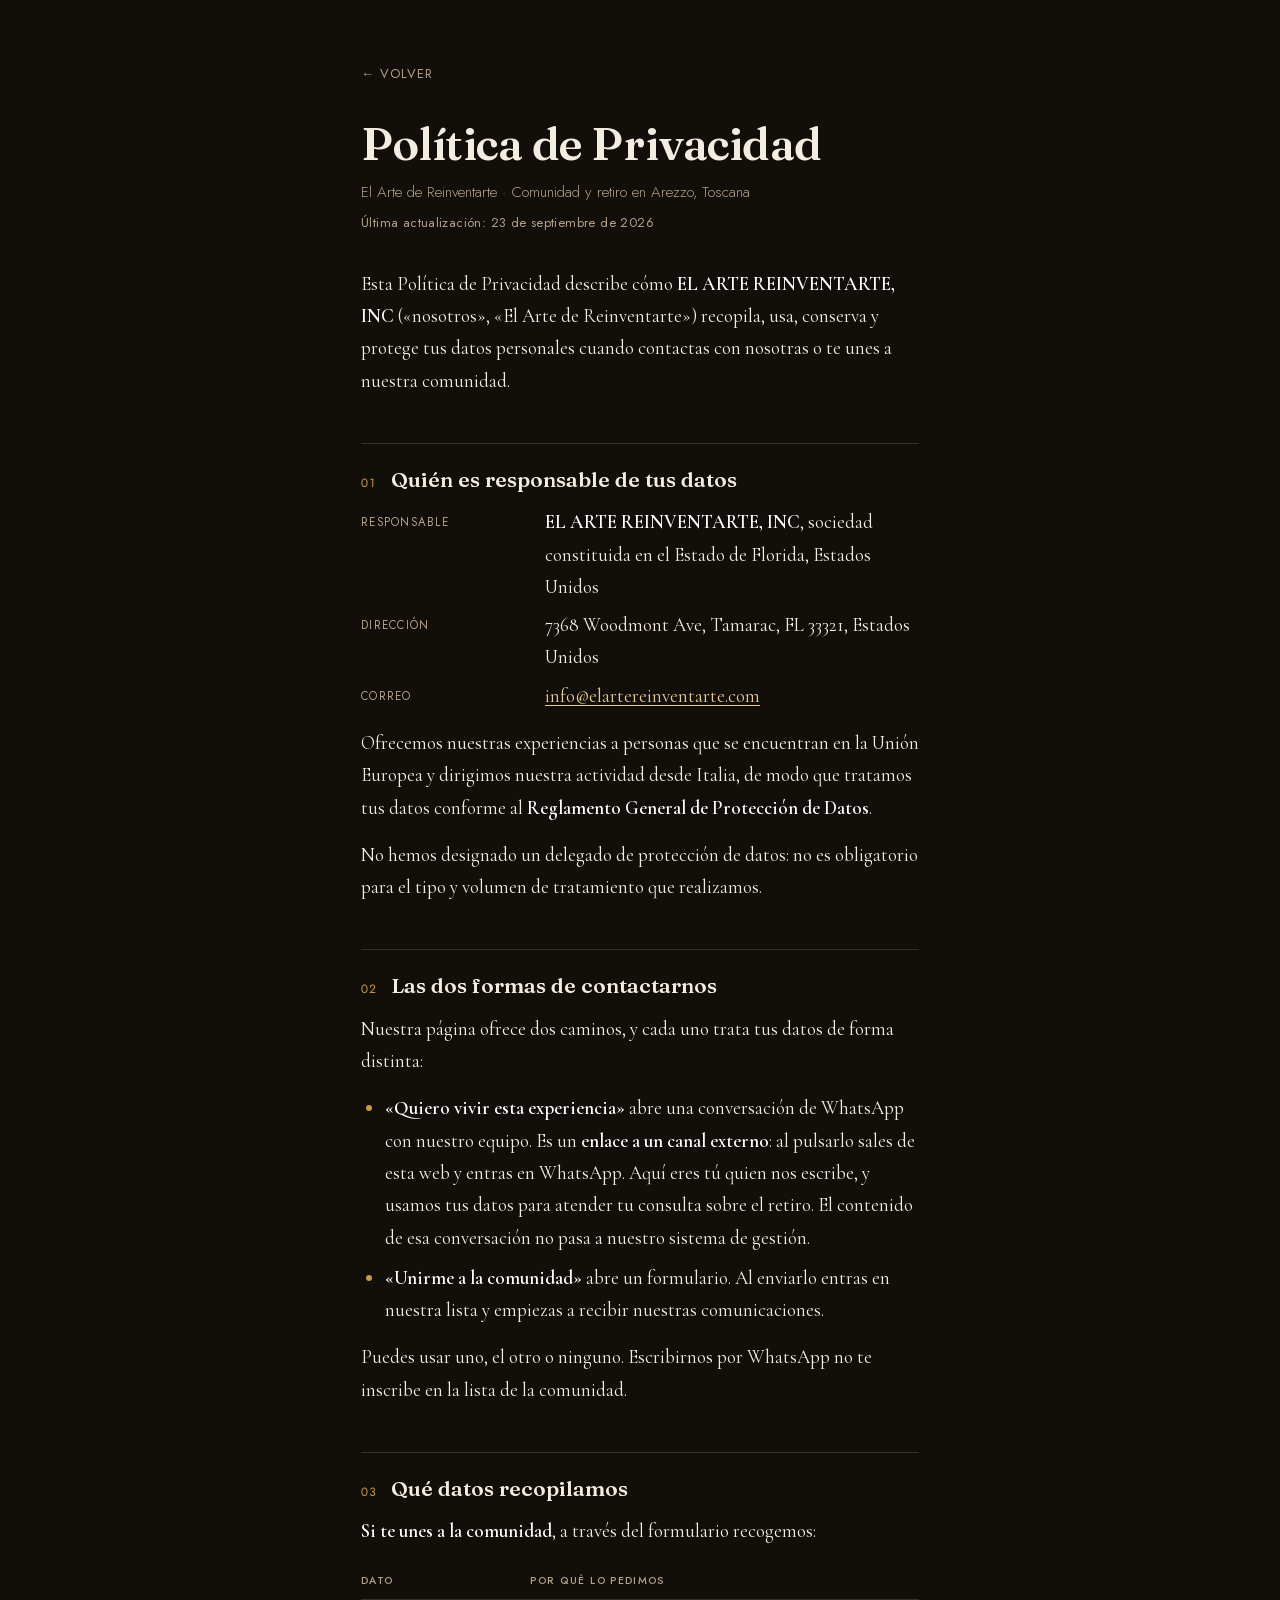
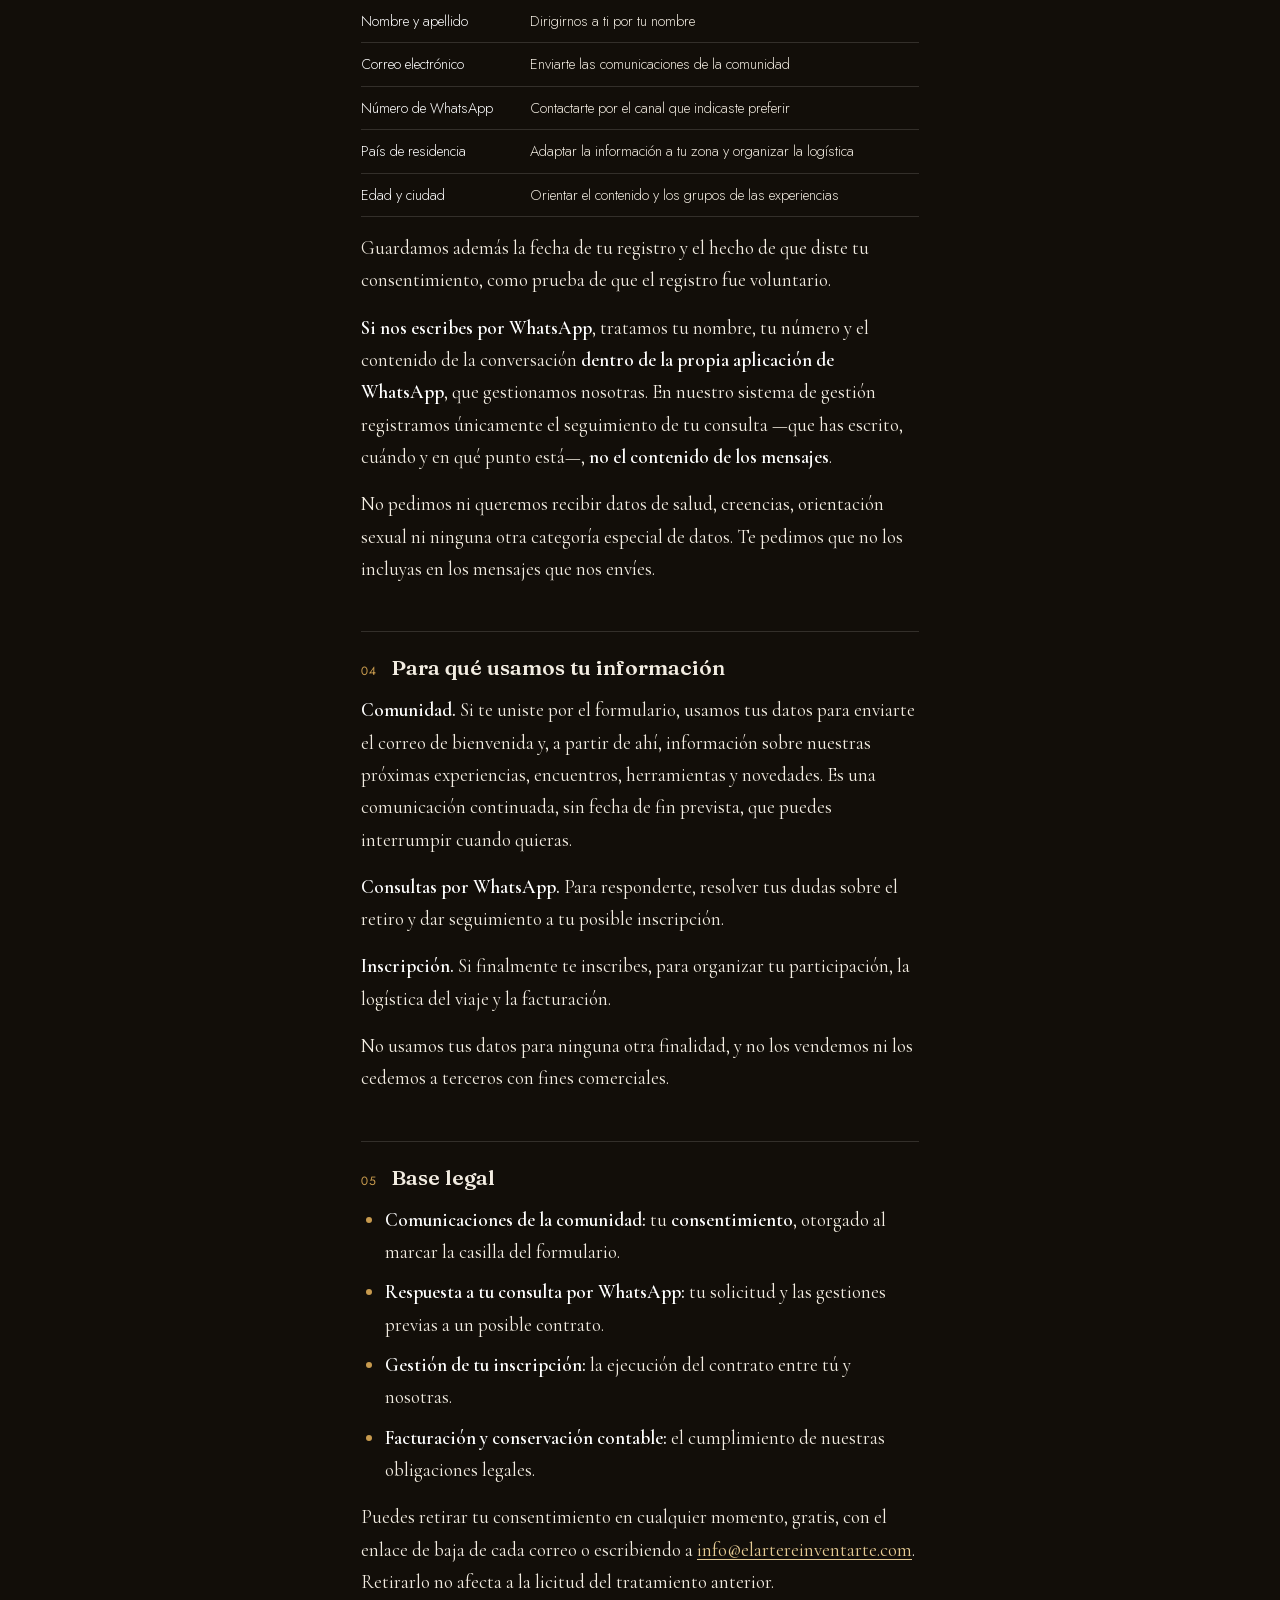
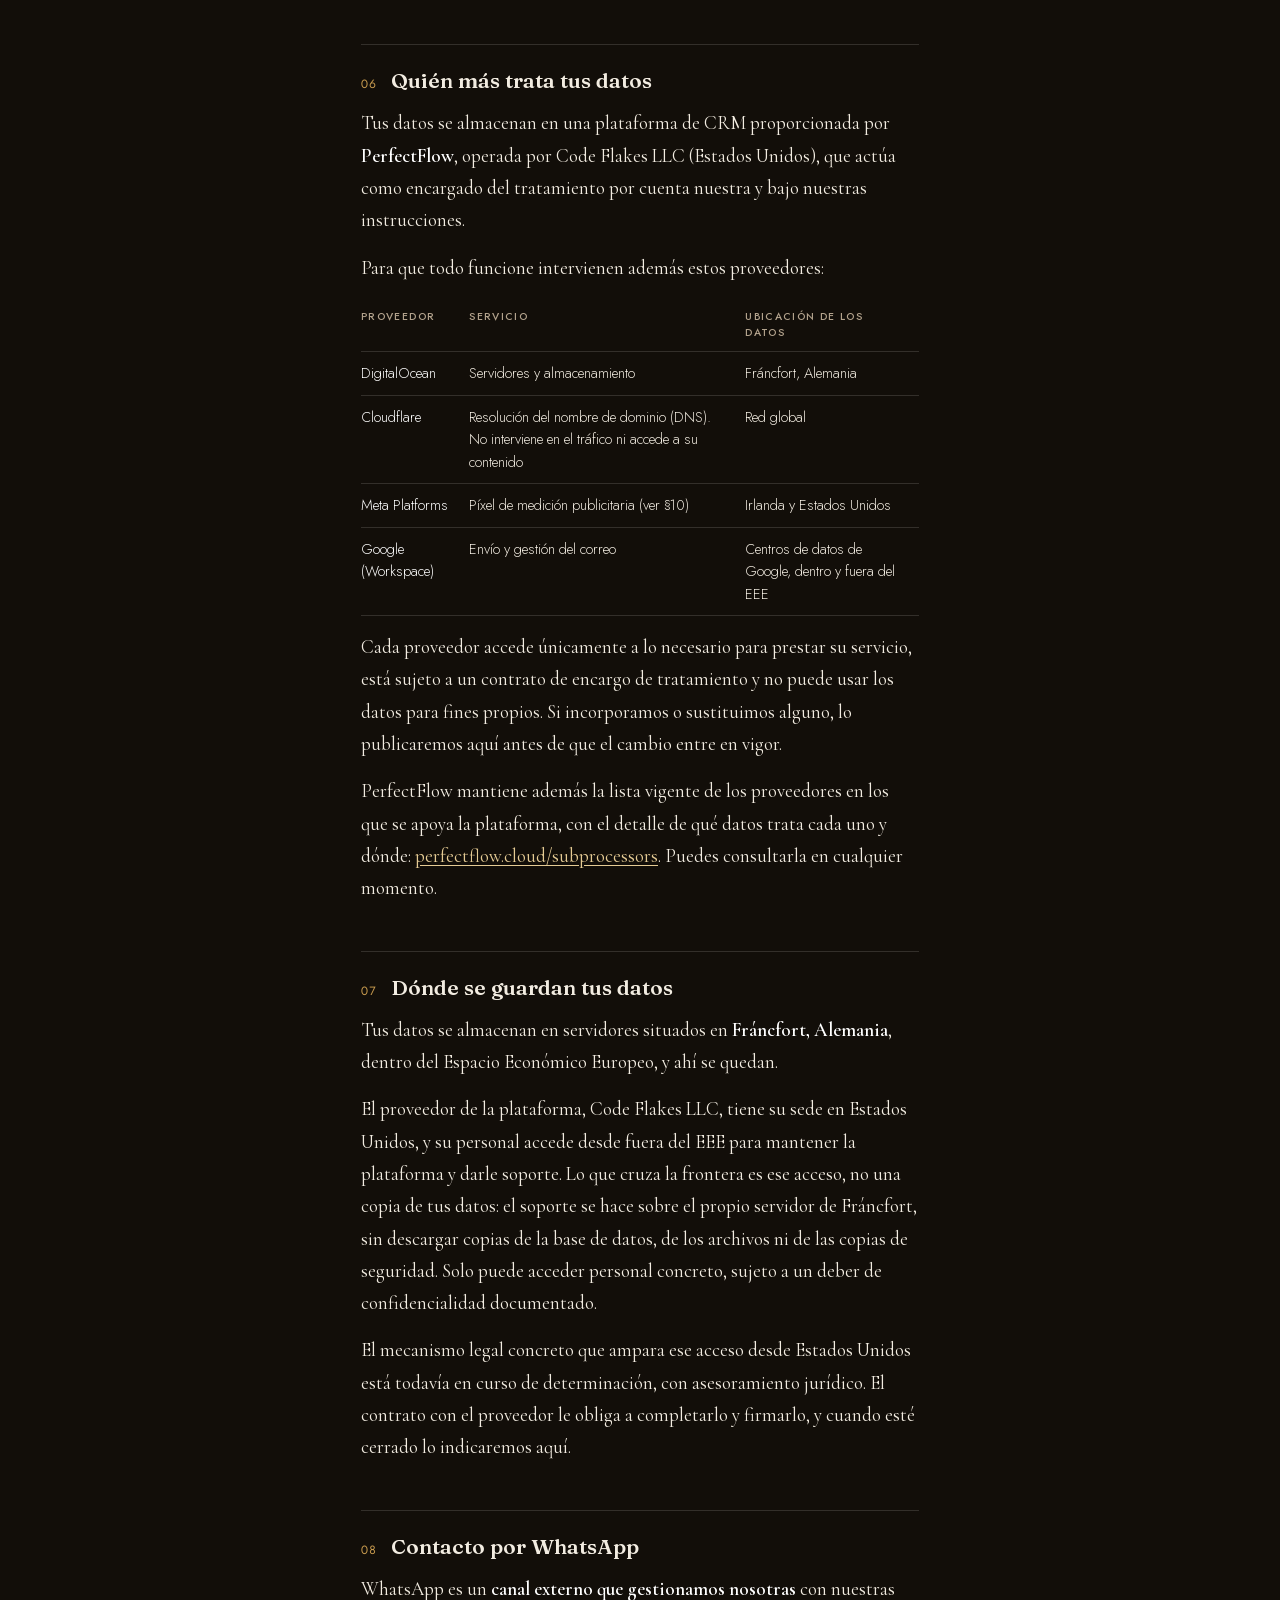
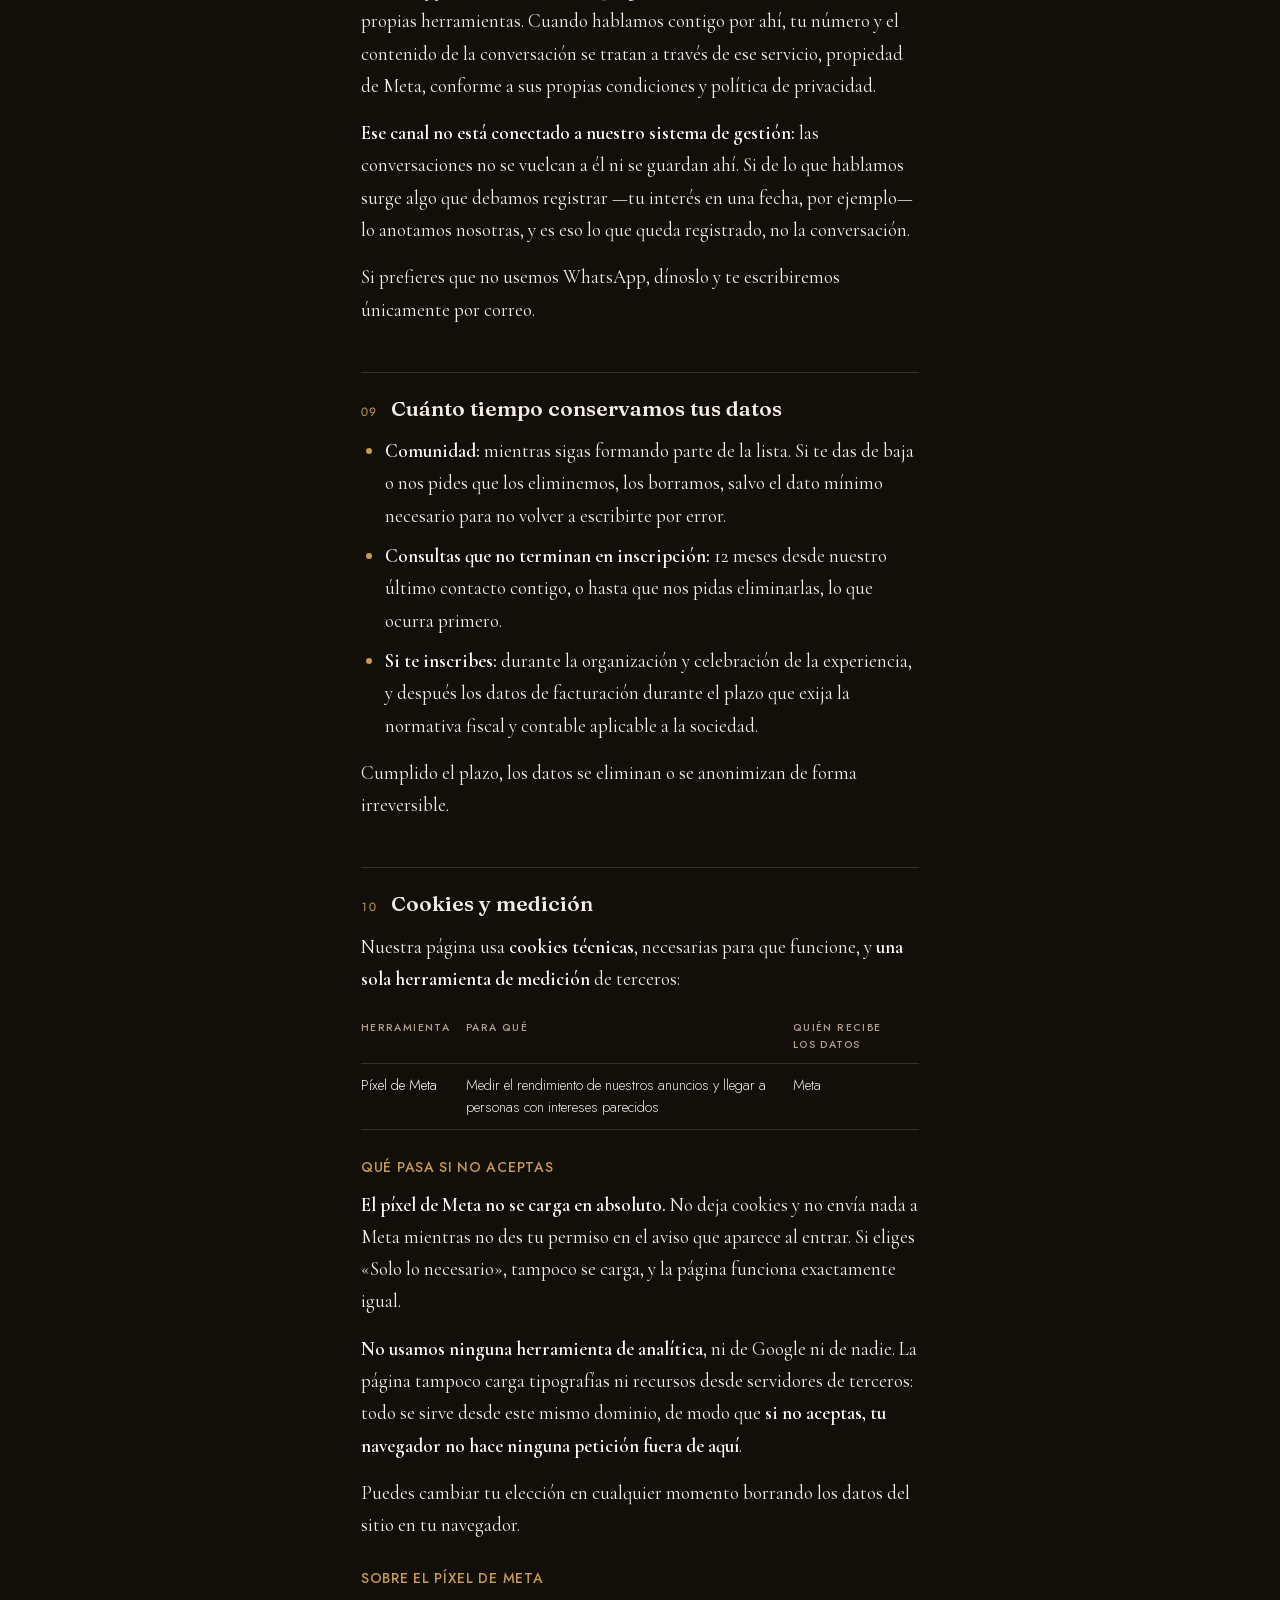
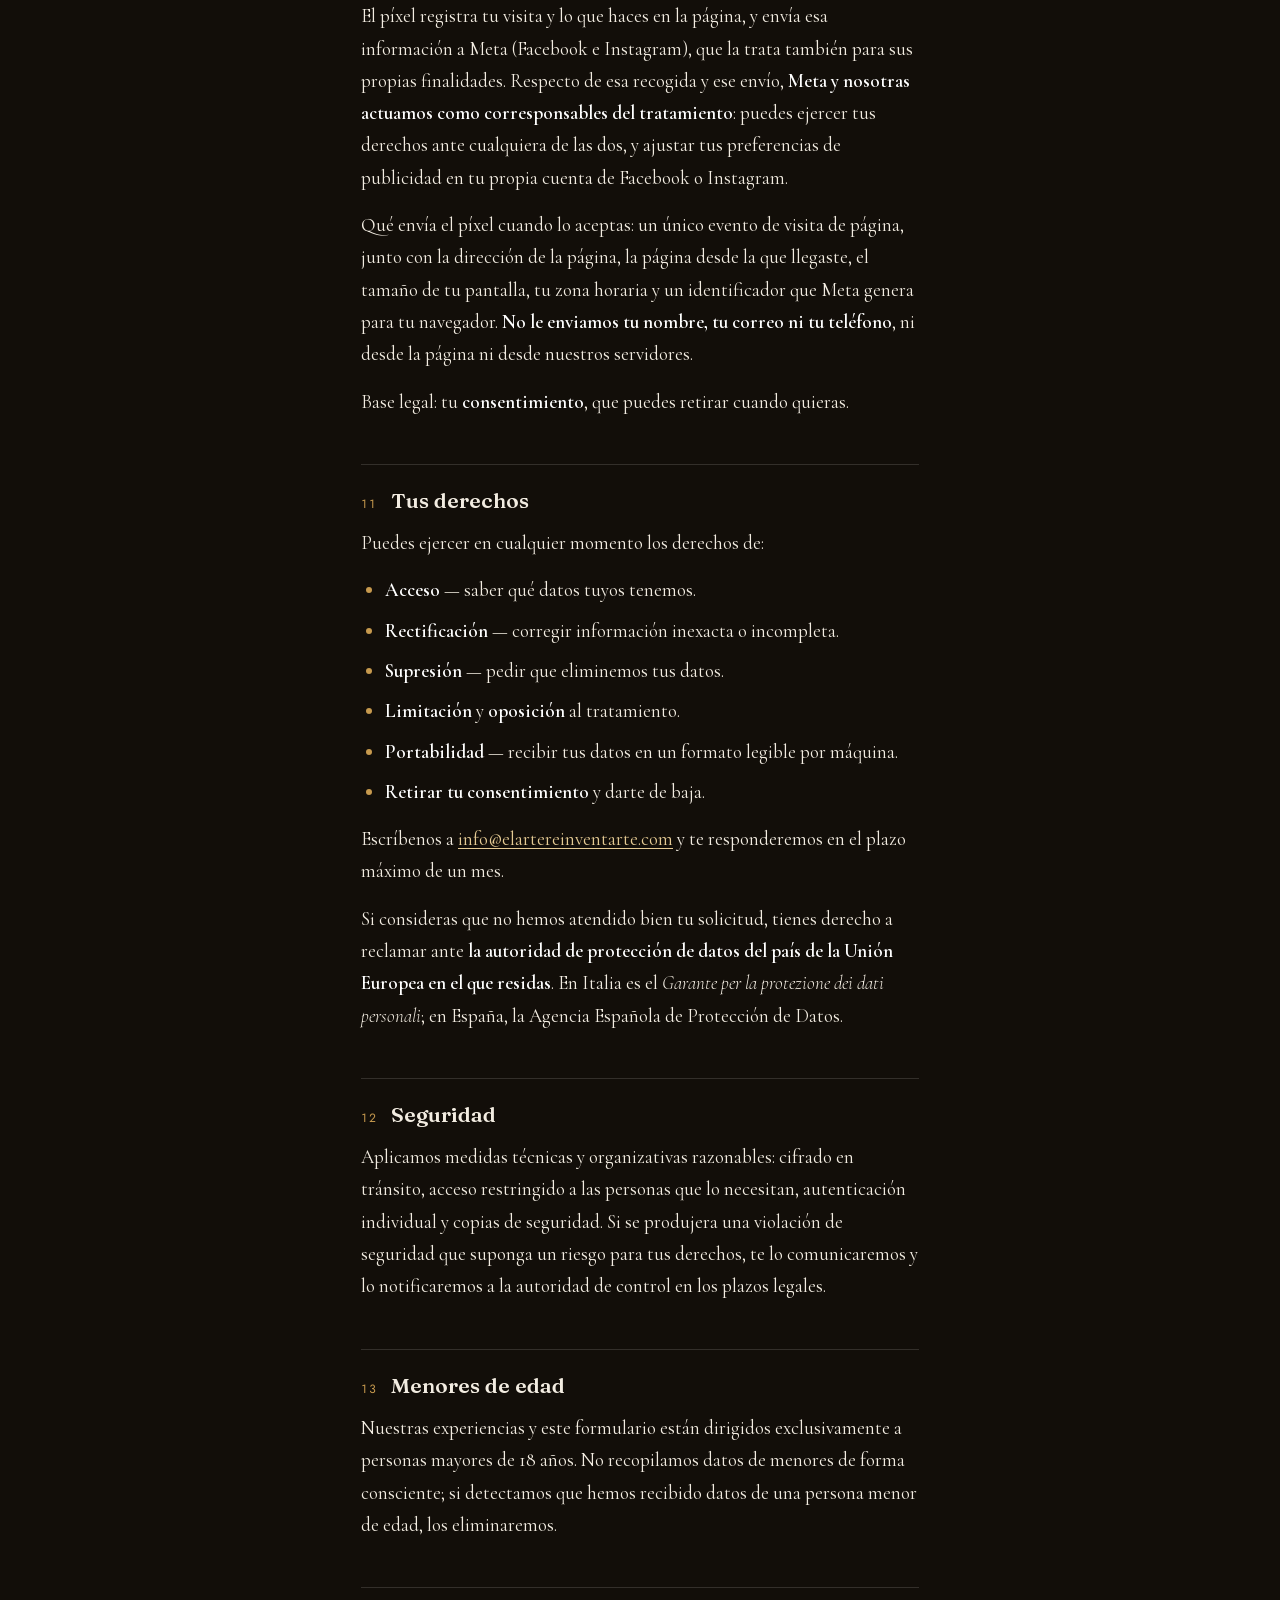
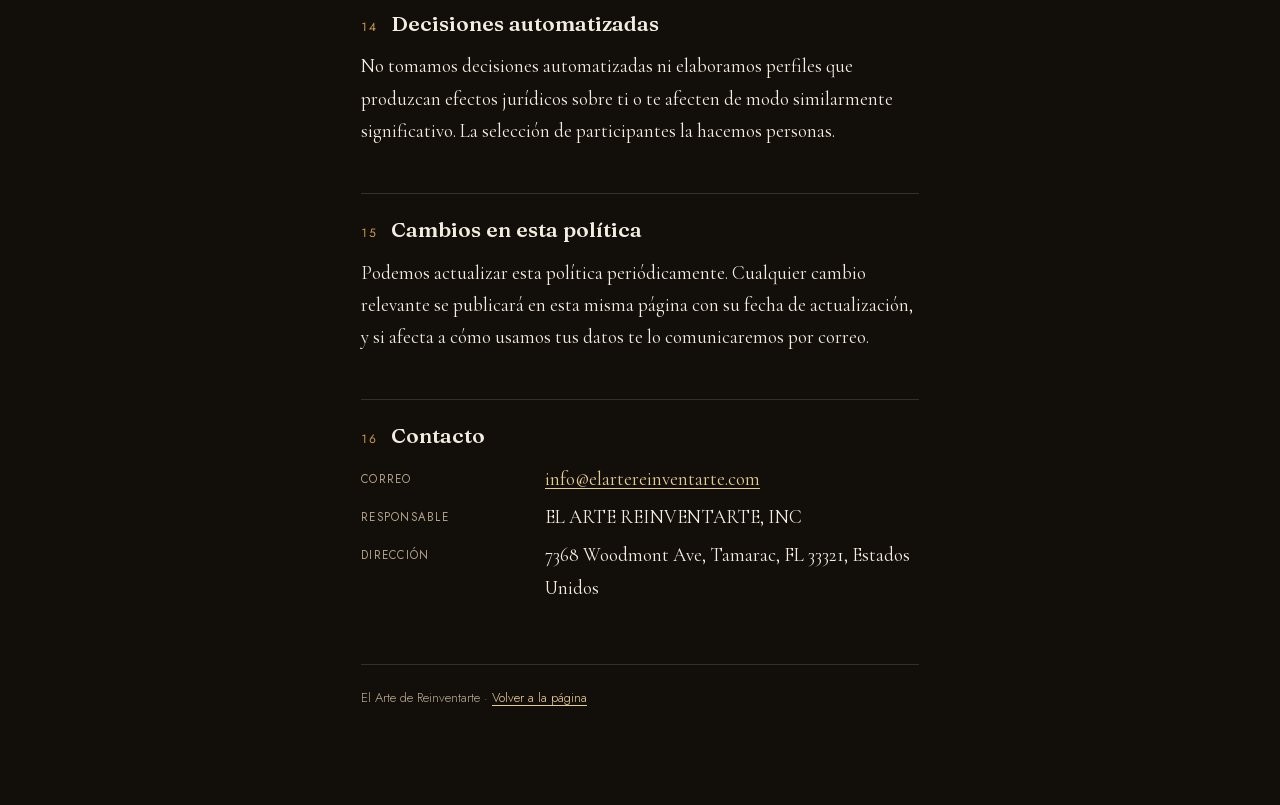
<file: privacidad.html>
<!doctype html>
<html lang="es">
<head>
<meta charset="utf-8">
<meta name="viewport" content="width=device-width, initial-scale=1">
<title>Política de Privacidad · El Arte de Reinventarte</title>
<meta name="description" content="Cómo El Arte de Reinventarte recoge, usa y protege tus datos personales.">
<meta name="robots" content="index,follow">
<link href="assets/fonts.css" rel="stylesheet">
<style>
:root{
  --tinta:#120E09; --noche:#1B1610; --carbon:#251E15;
  --linea:rgba(242,236,225,.15);
  --hueso:#F2ECE1; --humo:#B2A28C; --dorado:#C79A4E; --oro:#E5CB94;
  --display:'Fraunces',Georgia,'Times New Roman',serif;
  --serif:'Cormorant Garamond',Georgia,serif;
  --sans:'Jost',-apple-system,sans-serif;
}
*{box-sizing:border-box}
body{
  margin:0; background:var(--tinta); color:var(--hueso);
  font-family:var(--serif); font-size:19px; line-height:1.7;
  padding-inline:22px; -webkit-text-size-adjust:100%;
}
.wrap{max-width:62ch;margin:0 auto;padding-block:56px 96px}
a{color:var(--oro);text-underline-offset:3px}
a:focus-visible{outline:2px solid var(--dorado);outline-offset:3px}

.volver{font-family:var(--sans);font-size:13px;letter-spacing:.08em;text-transform:uppercase;
  color:var(--humo);text-decoration:none;display:inline-block;margin-bottom:34px}
.volver:hover{color:var(--oro)}

h1{font-family:var(--display);font-weight:600;font-size:clamp(30px,7vw,46px);
  line-height:1.1;margin:0 0 10px;letter-spacing:-.01em}
.bajada{font-family:var(--sans);font-weight:300;font-size:15px;color:var(--humo);margin:0;line-height:1.6}
.fecha{font-family:var(--sans);font-size:13px;color:var(--humo);margin-top:8px;letter-spacing:.03em}


section{margin-top:46px}
h2.sec{font-family:var(--display);font-weight:600;font-size:21px;line-height:1.25;
  margin:0 0 14px;padding-top:22px;border-top:1px solid var(--linea);
  display:flex;gap:14px;align-items:baseline}
h2.sec .n{font-family:var(--sans);font-size:12px;font-weight:400;color:var(--dorado);
  flex:none;letter-spacing:.1em;font-variant-numeric:tabular-nums}
h3{font-family:var(--sans);font-weight:500;font-size:14px;letter-spacing:.05em;
  text-transform:uppercase;color:var(--dorado);margin:26px 0 9px}
p{margin:0 0 15px}
ul,ol.cuerpo{margin:0 0 15px;padding-left:1.25em}
li{margin-bottom:8px}
li::marker{color:var(--dorado)}
strong{font-weight:600;color:#fff}

dl.datos{margin:0 0 15px;display:grid;grid-template-columns:minmax(10rem,auto) 1fr;gap:6px 24px}
dl.datos dt{font-family:var(--sans);font-size:11.5px;font-weight:400;letter-spacing:.11em;
  text-transform:uppercase;color:var(--humo);padding-top:7px}
dl.datos dd{margin:0}
@media (max-width:480px){dl.datos{grid-template-columns:1fr;gap:2px}dl.datos dt{padding-top:14px}}

.tabla{overflow-x:auto;margin:0 0 15px}
table{border-collapse:collapse;width:100%;font-family:var(--sans);font-weight:300;
  font-size:14.5px;line-height:1.55;min-width:30rem}
th,td{text-align:left;padding:10px 16px 10px 0;border-bottom:1px solid var(--linea);vertical-align:top}
thead th{font-size:10.5px;font-weight:500;letter-spacing:.13em;text-transform:uppercase;color:var(--humo)}
tbody td:first-child{color:#fff}


footer{margin-top:60px;padding-top:22px;border-top:1px solid var(--linea);
  font-family:var(--sans);font-weight:300;font-size:13px;color:var(--humo)}
</style>
</head>
<body>
<div class="wrap">

<a class="volver" href="index.html">← Volver</a>

<h1>Política de Privacidad</h1>
<p class="bajada">El Arte de Reinventarte · Comunidad y retiro en Arezzo, Toscana</p>
<p class="fecha">Última actualización: 23 de septiembre de 2026</p>

<p style="margin-top:34px">Esta Política de Privacidad describe cómo <strong>EL ARTE REINVENTARTE, INC</strong> («nosotros», «El Arte de Reinventarte») recopila, usa, conserva y protege tus datos personales cuando contactas con nosotras o te unes a nuestra comunidad.</p>

<section>
<h2 class="sec"><span class="n">01</span> Quién es responsable de tus datos</h2>
<dl class="datos">
  <dt>Responsable</dt><dd><strong>EL ARTE REINVENTARTE, INC</strong>, sociedad constituida en el Estado de Florida, Estados Unidos</dd>
  <dt>Dirección</dt><dd>7368 Woodmont Ave, Tamarac, FL 33321, Estados Unidos</dd>
  <dt>Correo</dt><dd><a href="mailto:info@elartereinventarte.com">info@elartereinventarte.com</a></dd>
</dl>
<!-- Sin representante del art. 27: la actividad se ejerce de forma estable desde
     Italia (residencia de la fundadora, direccion del negocio y celebracion del
     retiro en la Toscana), luego hay establecimiento en la UE y aplica el art.
     3(1), no el 3(2). El art. 27 solo se activa por la via del 3(2).
     Si esa premisa cambiara -la sociedad pasa a operar desde EE.UU. y ella solo
     reside en Italia- hay que designar representante y volver a anunciarlo aqui. -->
<p>Ofrecemos nuestras experiencias a personas que se encuentran en la Unión Europea y dirigimos nuestra actividad desde Italia, de modo que tratamos tus datos conforme al <strong>Reglamento General de Protección de Datos</strong>.</p>
<p>No hemos designado un delegado de protección de datos: no es obligatorio para el tipo y volumen de tratamiento que realizamos.</p>
</section>

<section>
<h2 class="sec"><span class="n">02</span> Las dos formas de contactarnos</h2>
<p>Nuestra página ofrece dos caminos, y cada uno trata tus datos de forma distinta:</p>
<ul>
  <li><strong>«Quiero vivir esta experiencia»</strong> abre una conversación de WhatsApp con nuestro equipo. Es un <strong>enlace a un canal externo</strong>: al pulsarlo sales de esta web y entras en WhatsApp. Aquí eres tú quien nos escribe, y usamos tus datos para atender tu consulta sobre el retiro. El contenido de esa conversación no pasa a nuestro sistema de gestión.</li>
  <li><strong>«Unirme a la comunidad»</strong> abre un formulario. Al enviarlo entras en nuestra lista y empiezas a recibir nuestras comunicaciones.</li>
</ul>
<p>Puedes usar uno, el otro o ninguno. Escribirnos por WhatsApp no te inscribe en la lista de la comunidad.</p>
</section>

<section>
<h2 class="sec"><span class="n">03</span> Qué datos recopilamos</h2>
<p><strong>Si te unes a la comunidad</strong>, a través del formulario recogemos:</p>
<div class="tabla">
<table>
<thead><tr><th>Dato</th><th>Por qué lo pedimos</th></tr></thead>
<tbody>
<tr><td>Nombre y apellido</td><td>Dirigirnos a ti por tu nombre</td></tr>
<tr><td>Correo electrónico</td><td>Enviarte las comunicaciones de la comunidad</td></tr>
<tr><td>Número de WhatsApp</td><td>Contactarte por el canal que indicaste preferir</td></tr>
<tr><td>País de residencia</td><td>Adaptar la información a tu zona y organizar la logística</td></tr>
<tr><td>Edad y ciudad</td><td>Orientar el contenido y los grupos de las experiencias</td></tr>
</tbody>
</table>
</div>
<p>Guardamos además la fecha de tu registro y el hecho de que diste tu consentimiento, como prueba de que el registro fue voluntario.</p>
<p><strong>Si nos escribes por WhatsApp</strong>, tratamos tu nombre, tu número y el contenido de la conversación <strong>dentro de la propia aplicación de WhatsApp</strong>, que gestionamos nosotras. En nuestro sistema de gestión registramos únicamente el seguimiento de tu consulta —que has escrito, cuándo y en qué punto está—, <strong>no el contenido de los mensajes</strong>.</p>
<p>No pedimos ni queremos recibir datos de salud, creencias, orientación sexual ni ninguna otra categoría especial de datos. Te pedimos que no los incluyas en los mensajes que nos envíes.</p>
</section>

<section>
<h2 class="sec"><span class="n">04</span> Para qué usamos tu información</h2>
<p><strong>Comunidad.</strong> Si te uniste por el formulario, usamos tus datos para enviarte el correo de bienvenida y, a partir de ahí, información sobre nuestras próximas experiencias, encuentros, herramientas y novedades. Es una comunicación continuada, sin fecha de fin prevista, que puedes interrumpir cuando quieras.</p>
<p><strong>Consultas por WhatsApp.</strong> Para responderte, resolver tus dudas sobre el retiro y dar seguimiento a tu posible inscripción.</p>
<p><strong>Inscripción.</strong> Si finalmente te inscribes, para organizar tu participación, la logística del viaje y la facturación.</p>
<p>No usamos tus datos para ninguna otra finalidad, y no los vendemos ni los cedemos a terceros con fines comerciales.</p>
</section>

<section>
<h2 class="sec"><span class="n">05</span> Base legal</h2>
<ul>
  <li><strong>Comunicaciones de la comunidad:</strong> tu <strong>consentimiento</strong>, otorgado al marcar la casilla del formulario.</li>
  <li><strong>Respuesta a tu consulta por WhatsApp:</strong> tu solicitud y las gestiones previas a un posible contrato.</li>
  <li><strong>Gestión de tu inscripción:</strong> la ejecución del contrato entre tú y nosotras.</li>
  <li><strong>Facturación y conservación contable:</strong> el cumplimiento de nuestras obligaciones legales.</li>
</ul>
<p>Puedes retirar tu consentimiento en cualquier momento, gratis, con el enlace de baja de cada correo o escribiendo a <a href="mailto:info@elartereinventarte.com">info@elartereinventarte.com</a>. Retirarlo no afecta a la licitud del tratamiento anterior.</p>
</section>

<section>
<h2 class="sec"><span class="n">06</span> Quién más trata tus datos</h2>
<p>Tus datos se almacenan en una plataforma de CRM proporcionada por <strong>PerfectFlow</strong>, operada por Code Flakes LLC (Estados Unidos), que actúa como encargado del tratamiento por cuenta nuestra y bajo nuestras instrucciones.</p>
<p>Para que todo funcione intervienen además estos proveedores:</p>
<div class="tabla">
<table>
<thead><tr><th>Proveedor</th><th>Servicio</th><th>Ubicación de los datos</th></tr></thead>
<tbody>
<tr><td>DigitalOcean</td><td>Servidores y almacenamiento</td><td>Fráncfort, Alemania</td></tr>
<tr><td>Cloudflare</td><td>Resolución del nombre de dominio (DNS). No interviene en el tráfico ni accede a su contenido</td><td>Red global</td></tr>
<tr><td>Meta Platforms</td><td>Píxel de medición publicitaria (ver §10)</td><td>Irlanda y Estados Unidos</td></tr>
<tr><td>Google (Workspace)</td><td>Envío y gestión del correo</td><td>Centros de datos de Google, dentro y fuera del EEE</td></tr>
</tbody>
</table>
</div>
<p>Cada proveedor accede únicamente a lo necesario para prestar su servicio, está sujeto a un contrato de encargo de tratamiento y no puede usar los datos para fines propios. Si incorporamos o sustituimos alguno, lo publicaremos aquí antes de que el cambio entre en vigor.</p>
<p>PerfectFlow mantiene además la lista vigente de los proveedores en los que se apoya la plataforma, con el detalle de qué datos trata cada uno y dónde: <a href="https://perfectflow.cloud/subprocessors" target="_blank" rel="noopener">perfectflow.cloud/subprocessors</a>. Puedes consultarla en cualquier momento.</p>
</section>

<section>
<h2 class="sec"><span class="n">07</span> Dónde se guardan tus datos</h2>
<p>Tus datos se almacenan en servidores situados en <strong>Fráncfort, Alemania</strong>, dentro del Espacio Económico Europeo, y ahí se quedan.</p>
<p>El proveedor de la plataforma, Code Flakes LLC, tiene su sede en Estados Unidos, y su personal accede desde fuera del EEE para mantener la plataforma y darle soporte. Lo que cruza la frontera es ese acceso, no una copia de tus datos: el soporte se hace sobre el propio servidor de Fráncfort, sin descargar copias de la base de datos, de los archivos ni de las copias de seguridad. Solo puede acceder personal concreto, sujeto a un deber de confidencialidad documentado.</p>
<p>El mecanismo legal concreto que ampara ese acceso desde Estados Unidos está todavía en curso de determinación, con asesoramiento jurídico. El contrato con el proveedor le obliga a completarlo y firmarlo, y cuando esté cerrado lo indicaremos aquí.</p>
</section>

<section>
<h2 class="sec"><span class="n">08</span> Contacto por WhatsApp</h2>
<p>WhatsApp es un <strong>canal externo que gestionamos nosotras</strong> con nuestras propias herramientas. Cuando hablamos contigo por ahí, tu número y el contenido de la conversación se tratan a través de ese servicio, propiedad de Meta, conforme a sus propias condiciones y política de privacidad.</p>
<p><strong>Ese canal no está conectado a nuestro sistema de gestión:</strong> las conversaciones no se vuelcan a él ni se guardan ahí. Si de lo que hablamos surge algo que debamos registrar —tu interés en una fecha, por ejemplo— lo anotamos nosotras, y es eso lo que queda registrado, no la conversación.</p>
<p>Si prefieres que no usemos WhatsApp, dínoslo y te escribiremos únicamente por correo.</p>
</section>

<section>
<h2 class="sec"><span class="n">09</span> Cuánto tiempo conservamos tus datos</h2>
<ul>
  <li><strong>Comunidad:</strong> mientras sigas formando parte de la lista. Si te das de baja o nos pides que los eliminemos, los borramos, salvo el dato mínimo necesario para no volver a escribirte por error.</li>
  <li><strong>Consultas que no terminan en inscripción:</strong> 12 meses desde nuestro último contacto contigo, o hasta que nos pidas eliminarlas, lo que ocurra primero.</li>
  <li><strong>Si te inscribes:</strong> durante la organización y celebración de la experiencia, y después los datos de facturación durante el plazo que exija la normativa fiscal y contable aplicable a la sociedad.</li>
</ul>
<p>Cumplido el plazo, los datos se eliminan o se anonimizan de forma irreversible.</p>
</section>

<section>
<h2 class="sec"><span class="n">10</span> Cookies y medición</h2>
<p>Nuestra página usa <strong>cookies técnicas</strong>, necesarias para que funcione, y <strong>una sola herramienta de medición</strong> de terceros:</p>
<div class="tabla">
<table>
<thead><tr><th>Herramienta</th><th>Para qué</th><th>Quién recibe los datos</th></tr></thead>
<tbody>
<tr><td>Píxel de Meta</td><td>Medir el rendimiento de nuestros anuncios y llegar a personas con intereses parecidos</td><td>Meta</td></tr>
</tbody>
</table>
</div>

<h3>Qué pasa si no aceptas</h3>
<p><strong>El píxel de Meta no se carga en absoluto.</strong> No deja cookies y no envía nada a Meta mientras no des tu permiso en el aviso que aparece al entrar. Si eliges «Solo lo necesario», tampoco se carga, y la página funciona exactamente igual.</p>
<p><strong>No usamos ninguna herramienta de analítica</strong>, ni de Google ni de nadie. La página tampoco carga tipografías ni recursos desde servidores de terceros: todo se sirve desde este mismo dominio, de modo que <strong>si no aceptas, tu navegador no hace ninguna petición fuera de aquí</strong>.</p>
<p>Puedes cambiar tu elección en cualquier momento borrando los datos del sitio en tu navegador.</p>

<h3>Sobre el píxel de Meta</h3>
<p>El píxel registra tu visita y lo que haces en la página, y envía esa información a Meta (Facebook e Instagram), que la trata también para sus propias finalidades. Respecto de esa recogida y ese envío, <strong>Meta y nosotras actuamos como corresponsables del tratamiento</strong>: puedes ejercer tus derechos ante cualquiera de las dos, y ajustar tus preferencias de publicidad en tu propia cuenta de Facebook o Instagram.</p>
<p>Qué envía el píxel cuando lo aceptas: un único evento de visita de página, junto con la dirección de la página, la página desde la que llegaste, el tamaño de tu pantalla, tu zona horaria y un identificador que Meta genera para tu navegador. <strong>No le enviamos tu nombre, tu correo ni tu teléfono</strong>, ni desde la página ni desde nuestros servidores.</p>
<p>Base legal: tu <strong>consentimiento</strong>, que puedes retirar cuando quieras.</p>
</section>

<section>
<h2 class="sec"><span class="n">11</span> Tus derechos</h2>
<p>Puedes ejercer en cualquier momento los derechos de:</p>
<ul>
  <li><strong>Acceso</strong> — saber qué datos tuyos tenemos.</li>
  <li><strong>Rectificación</strong> — corregir información inexacta o incompleta.</li>
  <li><strong>Supresión</strong> — pedir que eliminemos tus datos.</li>
  <li><strong>Limitación</strong> y <strong>oposición</strong> al tratamiento.</li>
  <li><strong>Portabilidad</strong> — recibir tus datos en un formato legible por máquina.</li>
  <li><strong>Retirar tu consentimiento</strong> y darte de baja.</li>
</ul>
<p>Escríbenos a <a href="mailto:info@elartereinventarte.com">info@elartereinventarte.com</a> y te responderemos en el plazo máximo de un mes.</p>
<p>Si consideras que no hemos atendido bien tu solicitud, tienes derecho a reclamar ante <strong>la autoridad de protección de datos del país de la Unión Europea en el que residas</strong>. En Italia es el <em>Garante per la protezione dei dati personali</em>; en España, la Agencia Española de Protección de Datos.</p>
</section>

<section>
<h2 class="sec"><span class="n">12</span> Seguridad</h2>
<p>Aplicamos medidas técnicas y organizativas razonables: cifrado en tránsito, acceso restringido a las personas que lo necesitan, autenticación individual y copias de seguridad. Si se produjera una violación de seguridad que suponga un riesgo para tus derechos, te lo comunicaremos y lo notificaremos a la autoridad de control en los plazos legales.</p>
</section>

<section>
<h2 class="sec"><span class="n">13</span> Menores de edad</h2>
<p>Nuestras experiencias y este formulario están dirigidos exclusivamente a personas mayores de 18 años. No recopilamos datos de menores de forma consciente; si detectamos que hemos recibido datos de una persona menor de edad, los eliminaremos.</p>
</section>

<section>
<h2 class="sec"><span class="n">14</span> Decisiones automatizadas</h2>
<p>No tomamos decisiones automatizadas ni elaboramos perfiles que produzcan efectos jurídicos sobre ti o te afecten de modo similarmente significativo. La selección de participantes la hacemos personas.</p>
</section>

<section>
<h2 class="sec"><span class="n">15</span> Cambios en esta política</h2>
<p>Podemos actualizar esta política periódicamente. Cualquier cambio relevante se publicará en esta misma página con su fecha de actualización, y si afecta a cómo usamos tus datos te lo comunicaremos por correo.</p>
</section>

<section>
<h2 class="sec"><span class="n">16</span> Contacto</h2>
<dl class="datos">
  <dt>Correo</dt><dd><a href="mailto:info@elartereinventarte.com">info@elartereinventarte.com</a></dd>
  <dt>Responsable</dt><dd>EL ARTE REINVENTARTE, INC</dd>
  <dt>Dirección</dt><dd>7368 Woodmont Ave, Tamarac, FL 33321, Estados Unidos</dd>
</dl>
</section>

<footer>El Arte de Reinventarte · <a href="index.html">Volver a la página</a></footer>

</div>
</body>
</html>
</file>
<file: assets/fonts.css>
/* Tipografias autohospedadas. Generado desde Google Fonts y servido desde este
   dominio: el navegador de quien visita no hace ninguna peticion a Google, que
   de otro modo recibiria su IP en cada carga. Subsets latin y latin-ext. */

/* Cormorant Garamond italic 300 · latin-ext */
@font-face {
  font-family: 'Cormorant Garamond';
  font-style: italic;
  font-weight: 300;
  font-display: swap;
  src: url('fonts/CormorantGaramond-italic-300-latin-ext.woff2') format('woff2');
  unicode-range: U+0100-02BA, U+02BD-02C5, U+02C7-02CC, U+02CE-02D7, U+02DD-02FF, U+0304, U+0308, U+0329, U+1D00-1DBF, U+1E00-1E9F, U+1EF2-1EFF, U+2020, U+20A0-20AB, U+20AD-20C0, U+2113, U+2C60-2C7F, U+A720-A7FF;
}

/* Cormorant Garamond italic 300 · latin */
@font-face {
  font-family: 'Cormorant Garamond';
  font-style: italic;
  font-weight: 300;
  font-display: swap;
  src: url('fonts/CormorantGaramond-italic-300-latin.woff2') format('woff2');
  unicode-range: U+0000-00FF, U+0131, U+0152-0153, U+02BB-02BC, U+02C6, U+02DA, U+02DC, U+0304, U+0308, U+0329, U+2000-206F, U+20AC, U+2122, U+2191, U+2193, U+2212, U+2215, U+FEFF, U+FFFD;
}

/* Cormorant Garamond normal 300 · latin-ext */
@font-face {
  font-family: 'Cormorant Garamond';
  font-style: normal;
  font-weight: 300;
  font-display: swap;
  src: url('fonts/CormorantGaramond-normal-300-latin-ext.woff2') format('woff2');
  unicode-range: U+0100-02BA, U+02BD-02C5, U+02C7-02CC, U+02CE-02D7, U+02DD-02FF, U+0304, U+0308, U+0329, U+1D00-1DBF, U+1E00-1E9F, U+1EF2-1EFF, U+2020, U+20A0-20AB, U+20AD-20C0, U+2113, U+2C60-2C7F, U+A720-A7FF;
}

/* Cormorant Garamond normal 300 · latin */
@font-face {
  font-family: 'Cormorant Garamond';
  font-style: normal;
  font-weight: 300;
  font-display: swap;
  src: url('fonts/CormorantGaramond-normal-300-latin.woff2') format('woff2');
  unicode-range: U+0000-00FF, U+0131, U+0152-0153, U+02BB-02BC, U+02C6, U+02DA, U+02DC, U+0304, U+0308, U+0329, U+2000-206F, U+20AC, U+2122, U+2191, U+2193, U+2212, U+2215, U+FEFF, U+FFFD;
}

/* Cormorant Garamond normal 400 · latin-ext */
@font-face {
  font-family: 'Cormorant Garamond';
  font-style: normal;
  font-weight: 400;
  font-display: swap;
  src: url('fonts/CormorantGaramond-normal-400-latin-ext.woff2') format('woff2');
  unicode-range: U+0100-02BA, U+02BD-02C5, U+02C7-02CC, U+02CE-02D7, U+02DD-02FF, U+0304, U+0308, U+0329, U+1D00-1DBF, U+1E00-1E9F, U+1EF2-1EFF, U+2020, U+20A0-20AB, U+20AD-20C0, U+2113, U+2C60-2C7F, U+A720-A7FF;
}

/* Cormorant Garamond normal 400 · latin */
@font-face {
  font-family: 'Cormorant Garamond';
  font-style: normal;
  font-weight: 400;
  font-display: swap;
  src: url('fonts/CormorantGaramond-normal-400-latin.woff2') format('woff2');
  unicode-range: U+0000-00FF, U+0131, U+0152-0153, U+02BB-02BC, U+02C6, U+02DA, U+02DC, U+0304, U+0308, U+0329, U+2000-206F, U+20AC, U+2122, U+2191, U+2193, U+2212, U+2215, U+FEFF, U+FFFD;
}

/* Cormorant Garamond normal 600 · latin-ext */
@font-face {
  font-family: 'Cormorant Garamond';
  font-style: normal;
  font-weight: 600;
  font-display: swap;
  src: url('fonts/CormorantGaramond-normal-600-latin-ext.woff2') format('woff2');
  unicode-range: U+0100-02BA, U+02BD-02C5, U+02C7-02CC, U+02CE-02D7, U+02DD-02FF, U+0304, U+0308, U+0329, U+1D00-1DBF, U+1E00-1E9F, U+1EF2-1EFF, U+2020, U+20A0-20AB, U+20AD-20C0, U+2113, U+2C60-2C7F, U+A720-A7FF;
}

/* Cormorant Garamond normal 600 · latin */
@font-face {
  font-family: 'Cormorant Garamond';
  font-style: normal;
  font-weight: 600;
  font-display: swap;
  src: url('fonts/CormorantGaramond-normal-600-latin.woff2') format('woff2');
  unicode-range: U+0000-00FF, U+0131, U+0152-0153, U+02BB-02BC, U+02C6, U+02DA, U+02DC, U+0304, U+0308, U+0329, U+2000-206F, U+20AC, U+2122, U+2191, U+2193, U+2212, U+2215, U+FEFF, U+FFFD;
}

/* Fraunces italic 500 · latin-ext */
@font-face {
  font-family: 'Fraunces';
  font-style: italic;
  font-weight: 500;
  font-display: swap;
  src: url('fonts/Fraunces-italic-500-latin-ext.woff2') format('woff2');
  unicode-range: U+0100-02BA, U+02BD-02C5, U+02C7-02CC, U+02CE-02D7, U+02DD-02FF, U+0304, U+0308, U+0329, U+1D00-1DBF, U+1E00-1E9F, U+1EF2-1EFF, U+2020, U+20A0-20AB, U+20AD-20C0, U+2113, U+2C60-2C7F, U+A720-A7FF;
}

/* Fraunces italic 500 · latin */
@font-face {
  font-family: 'Fraunces';
  font-style: italic;
  font-weight: 500;
  font-display: swap;
  src: url('fonts/Fraunces-italic-500-latin.woff2') format('woff2');
  unicode-range: U+0000-00FF, U+0131, U+0152-0153, U+02BB-02BC, U+02C6, U+02DA, U+02DC, U+0304, U+0308, U+0329, U+2000-206F, U+20AC, U+2122, U+2191, U+2193, U+2212, U+2215, U+FEFF, U+FFFD;
}

/* Fraunces normal 500 · latin-ext */
@font-face {
  font-family: 'Fraunces';
  font-style: normal;
  font-weight: 500;
  font-display: swap;
  src: url('fonts/Fraunces-normal-500-latin-ext.woff2') format('woff2');
  unicode-range: U+0100-02BA, U+02BD-02C5, U+02C7-02CC, U+02CE-02D7, U+02DD-02FF, U+0304, U+0308, U+0329, U+1D00-1DBF, U+1E00-1E9F, U+1EF2-1EFF, U+2020, U+20A0-20AB, U+20AD-20C0, U+2113, U+2C60-2C7F, U+A720-A7FF;
}

/* Fraunces normal 500 · latin */
@font-face {
  font-family: 'Fraunces';
  font-style: normal;
  font-weight: 500;
  font-display: swap;
  src: url('fonts/Fraunces-normal-500-latin.woff2') format('woff2');
  unicode-range: U+0000-00FF, U+0131, U+0152-0153, U+02BB-02BC, U+02C6, U+02DA, U+02DC, U+0304, U+0308, U+0329, U+2000-206F, U+20AC, U+2122, U+2191, U+2193, U+2212, U+2215, U+FEFF, U+FFFD;
}

/* Fraunces normal 600 · latin-ext */
@font-face {
  font-family: 'Fraunces';
  font-style: normal;
  font-weight: 600;
  font-display: swap;
  src: url('fonts/Fraunces-normal-600-latin-ext.woff2') format('woff2');
  unicode-range: U+0100-02BA, U+02BD-02C5, U+02C7-02CC, U+02CE-02D7, U+02DD-02FF, U+0304, U+0308, U+0329, U+1D00-1DBF, U+1E00-1E9F, U+1EF2-1EFF, U+2020, U+20A0-20AB, U+20AD-20C0, U+2113, U+2C60-2C7F, U+A720-A7FF;
}

/* Fraunces normal 600 · latin */
@font-face {
  font-family: 'Fraunces';
  font-style: normal;
  font-weight: 600;
  font-display: swap;
  src: url('fonts/Fraunces-normal-600-latin.woff2') format('woff2');
  unicode-range: U+0000-00FF, U+0131, U+0152-0153, U+02BB-02BC, U+02C6, U+02DA, U+02DC, U+0304, U+0308, U+0329, U+2000-206F, U+20AC, U+2122, U+2191, U+2193, U+2212, U+2215, U+FEFF, U+FFFD;
}

/* Fraunces normal 700 · latin-ext */
@font-face {
  font-family: 'Fraunces';
  font-style: normal;
  font-weight: 700;
  font-display: swap;
  src: url('fonts/Fraunces-normal-700-latin-ext.woff2') format('woff2');
  unicode-range: U+0100-02BA, U+02BD-02C5, U+02C7-02CC, U+02CE-02D7, U+02DD-02FF, U+0304, U+0308, U+0329, U+1D00-1DBF, U+1E00-1E9F, U+1EF2-1EFF, U+2020, U+20A0-20AB, U+20AD-20C0, U+2113, U+2C60-2C7F, U+A720-A7FF;
}

/* Fraunces normal 700 · latin */
@font-face {
  font-family: 'Fraunces';
  font-style: normal;
  font-weight: 700;
  font-display: swap;
  src: url('fonts/Fraunces-normal-700-latin.woff2') format('woff2');
  unicode-range: U+0000-00FF, U+0131, U+0152-0153, U+02BB-02BC, U+02C6, U+02DA, U+02DC, U+0304, U+0308, U+0329, U+2000-206F, U+20AC, U+2122, U+2191, U+2193, U+2212, U+2215, U+FEFF, U+FFFD;
}

/* Jost normal 300 · latin-ext */
@font-face {
  font-family: 'Jost';
  font-style: normal;
  font-weight: 300;
  font-display: swap;
  src: url('fonts/Jost-normal-300-latin-ext.woff2') format('woff2');
  unicode-range: U+0100-02BA, U+02BD-02C5, U+02C7-02CC, U+02CE-02D7, U+02DD-02FF, U+0304, U+0308, U+0329, U+1D00-1DBF, U+1E00-1E9F, U+1EF2-1EFF, U+2020, U+20A0-20AB, U+20AD-20C0, U+2113, U+2C60-2C7F, U+A720-A7FF;
}

/* Jost normal 300 · latin */
@font-face {
  font-family: 'Jost';
  font-style: normal;
  font-weight: 300;
  font-display: swap;
  src: url('fonts/Jost-normal-300-latin.woff2') format('woff2');
  unicode-range: U+0000-00FF, U+0131, U+0152-0153, U+02BB-02BC, U+02C6, U+02DA, U+02DC, U+0304, U+0308, U+0329, U+2000-206F, U+20AC, U+2122, U+2191, U+2193, U+2212, U+2215, U+FEFF, U+FFFD;
}

/* Jost normal 400 · latin-ext */
@font-face {
  font-family: 'Jost';
  font-style: normal;
  font-weight: 400;
  font-display: swap;
  src: url('fonts/Jost-normal-400-latin-ext.woff2') format('woff2');
  unicode-range: U+0100-02BA, U+02BD-02C5, U+02C7-02CC, U+02CE-02D7, U+02DD-02FF, U+0304, U+0308, U+0329, U+1D00-1DBF, U+1E00-1E9F, U+1EF2-1EFF, U+2020, U+20A0-20AB, U+20AD-20C0, U+2113, U+2C60-2C7F, U+A720-A7FF;
}

/* Jost normal 400 · latin */
@font-face {
  font-family: 'Jost';
  font-style: normal;
  font-weight: 400;
  font-display: swap;
  src: url('fonts/Jost-normal-400-latin.woff2') format('woff2');
  unicode-range: U+0000-00FF, U+0131, U+0152-0153, U+02BB-02BC, U+02C6, U+02DA, U+02DC, U+0304, U+0308, U+0329, U+2000-206F, U+20AC, U+2122, U+2191, U+2193, U+2212, U+2215, U+FEFF, U+FFFD;
}

/* Jost normal 500 · latin-ext */
@font-face {
  font-family: 'Jost';
  font-style: normal;
  font-weight: 500;
  font-display: swap;
  src: url('fonts/Jost-normal-500-latin-ext.woff2') format('woff2');
  unicode-range: U+0100-02BA, U+02BD-02C5, U+02C7-02CC, U+02CE-02D7, U+02DD-02FF, U+0304, U+0308, U+0329, U+1D00-1DBF, U+1E00-1E9F, U+1EF2-1EFF, U+2020, U+20A0-20AB, U+20AD-20C0, U+2113, U+2C60-2C7F, U+A720-A7FF;
}

/* Jost normal 500 · latin */
@font-face {
  font-family: 'Jost';
  font-style: normal;
  font-weight: 500;
  font-display: swap;
  src: url('fonts/Jost-normal-500-latin.woff2') format('woff2');
  unicode-range: U+0000-00FF, U+0131, U+0152-0153, U+02BB-02BC, U+02C6, U+02DA, U+02DC, U+0304, U+0308, U+0329, U+2000-206F, U+20AC, U+2122, U+2191, U+2193, U+2212, U+2215, U+FEFF, U+FFFD;
}
</file>
